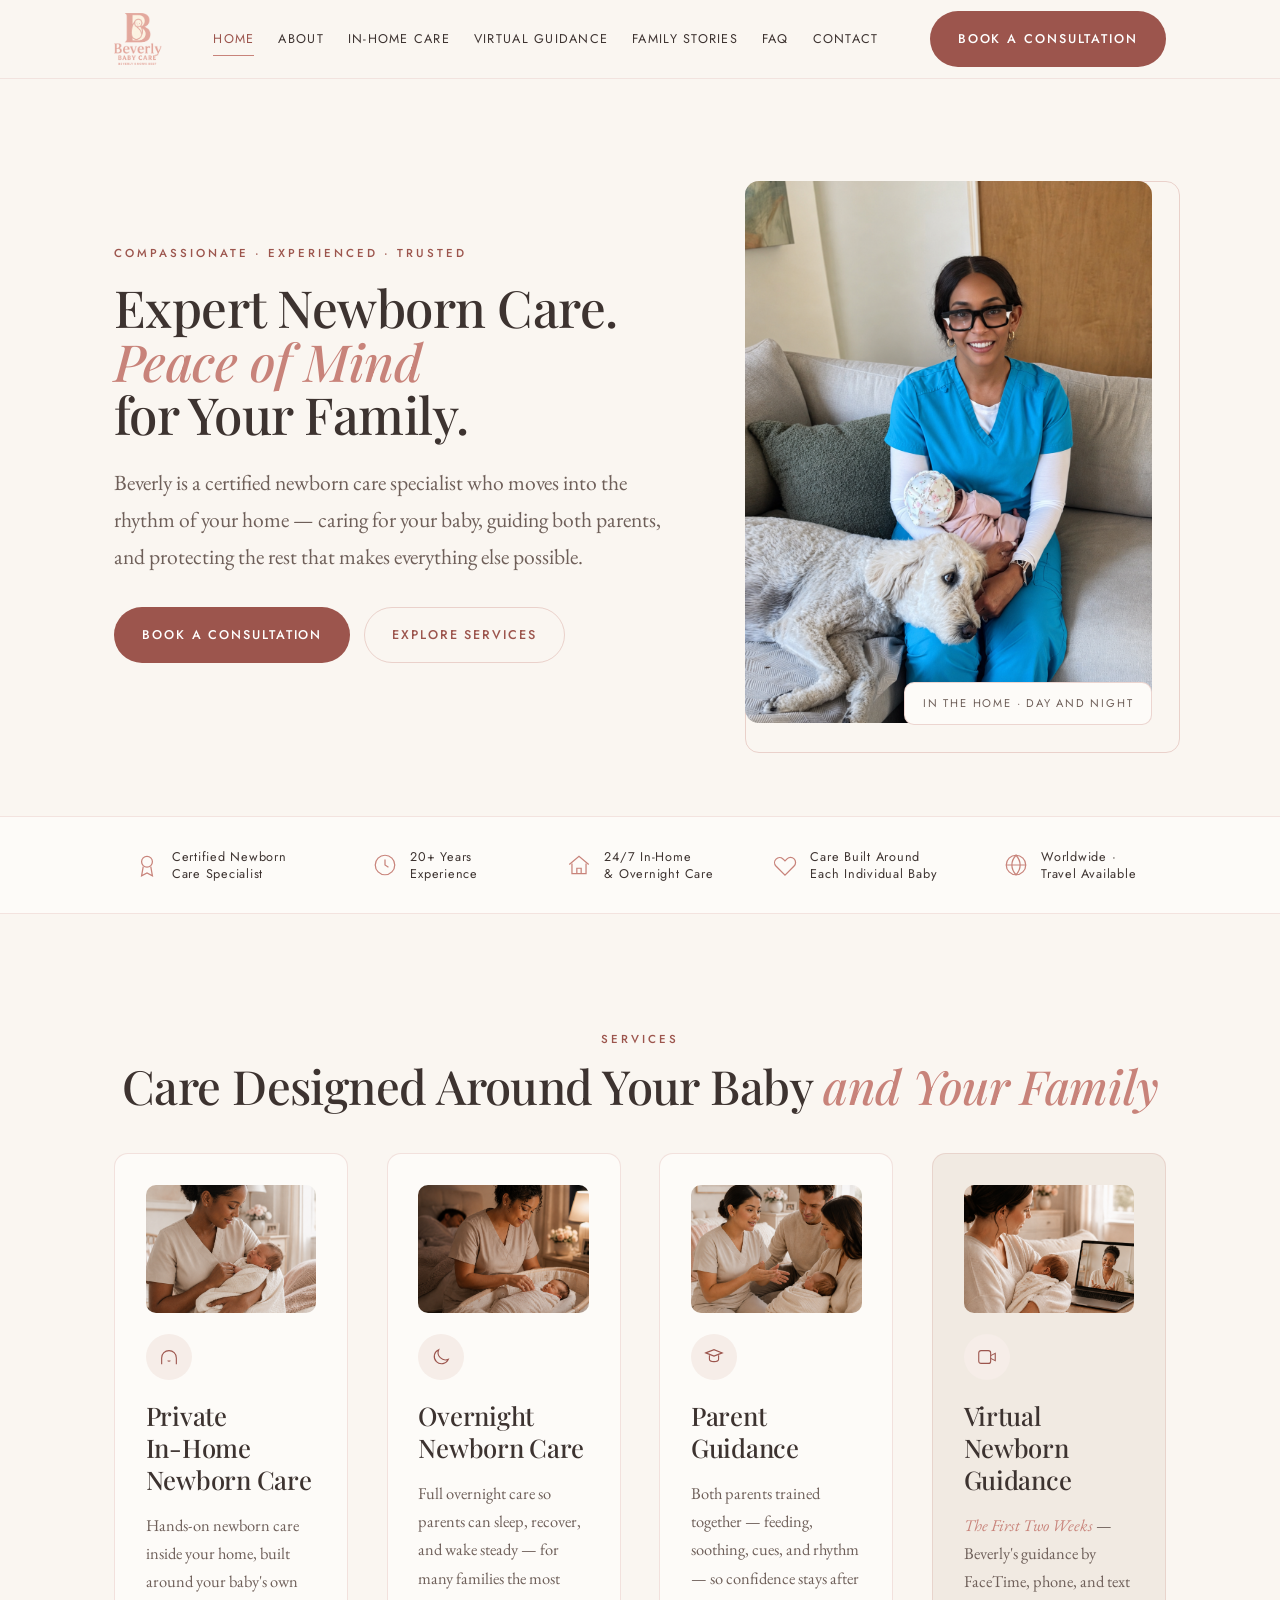
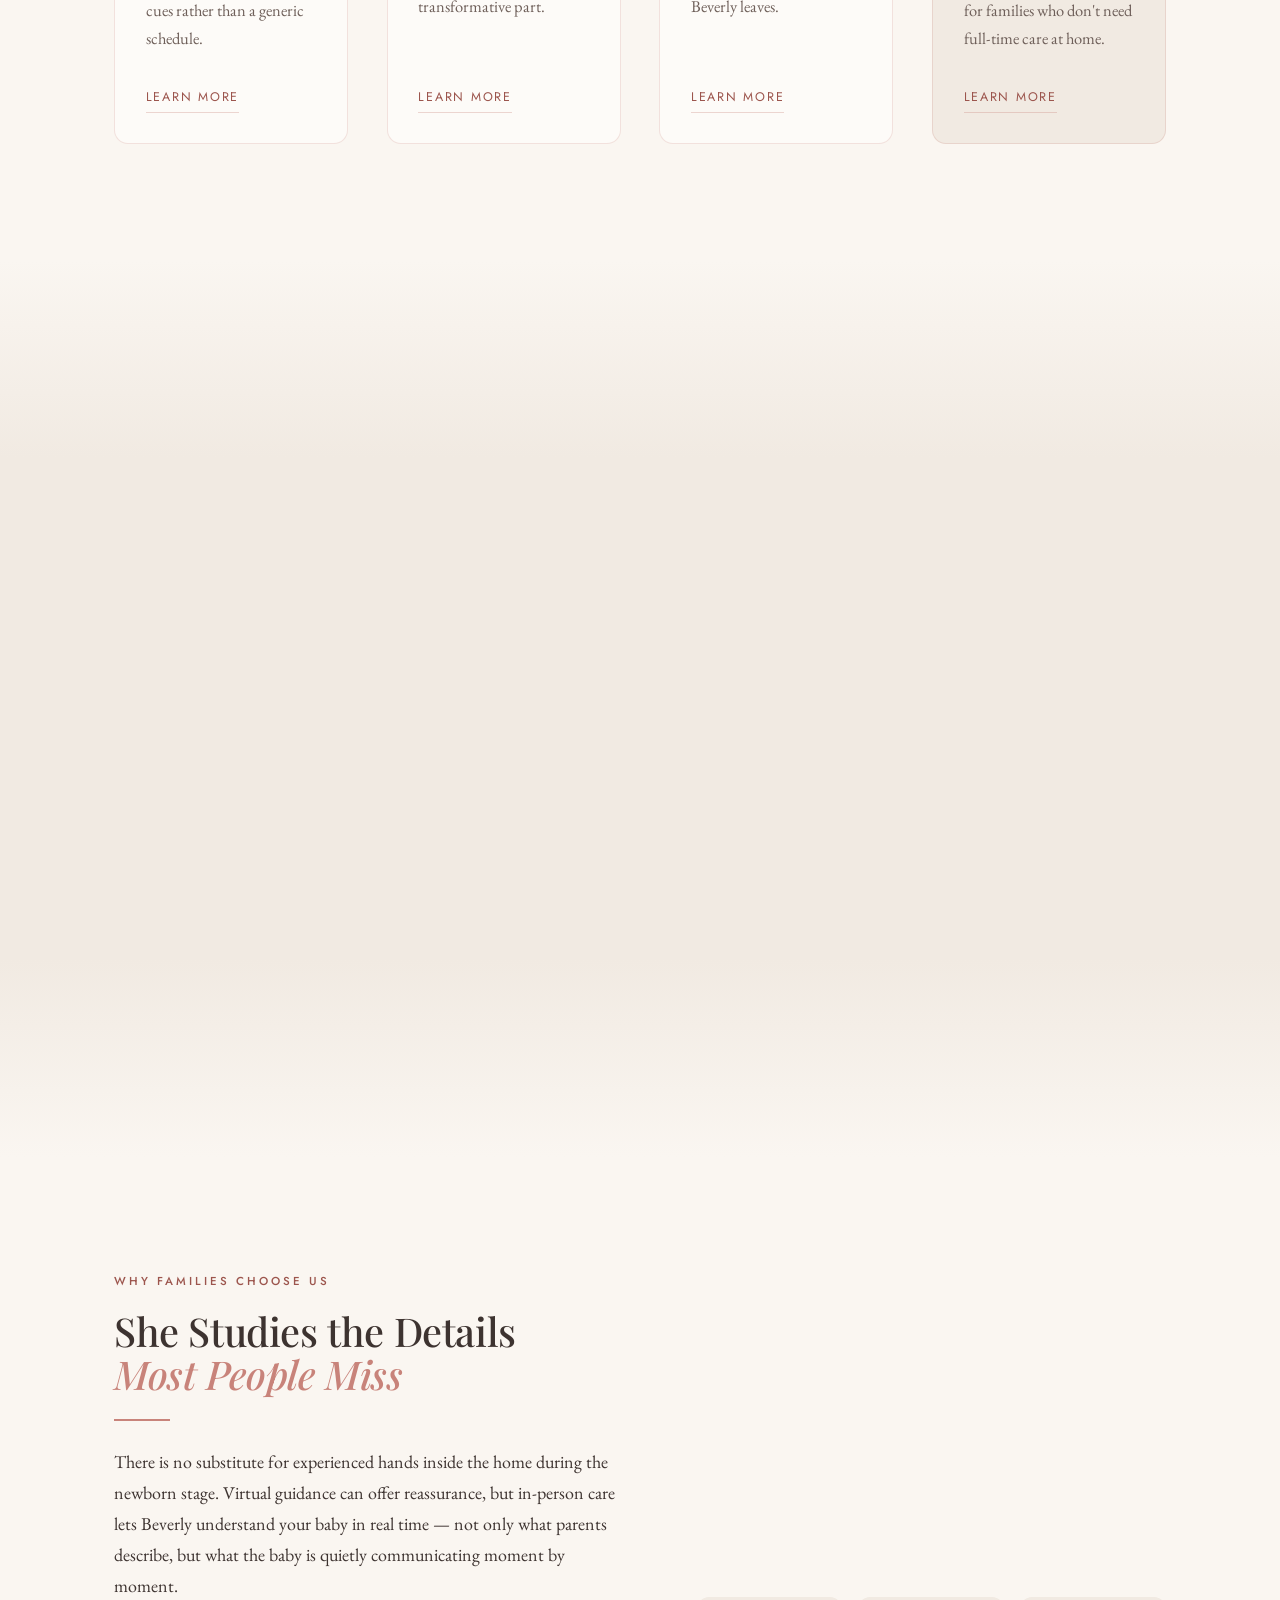
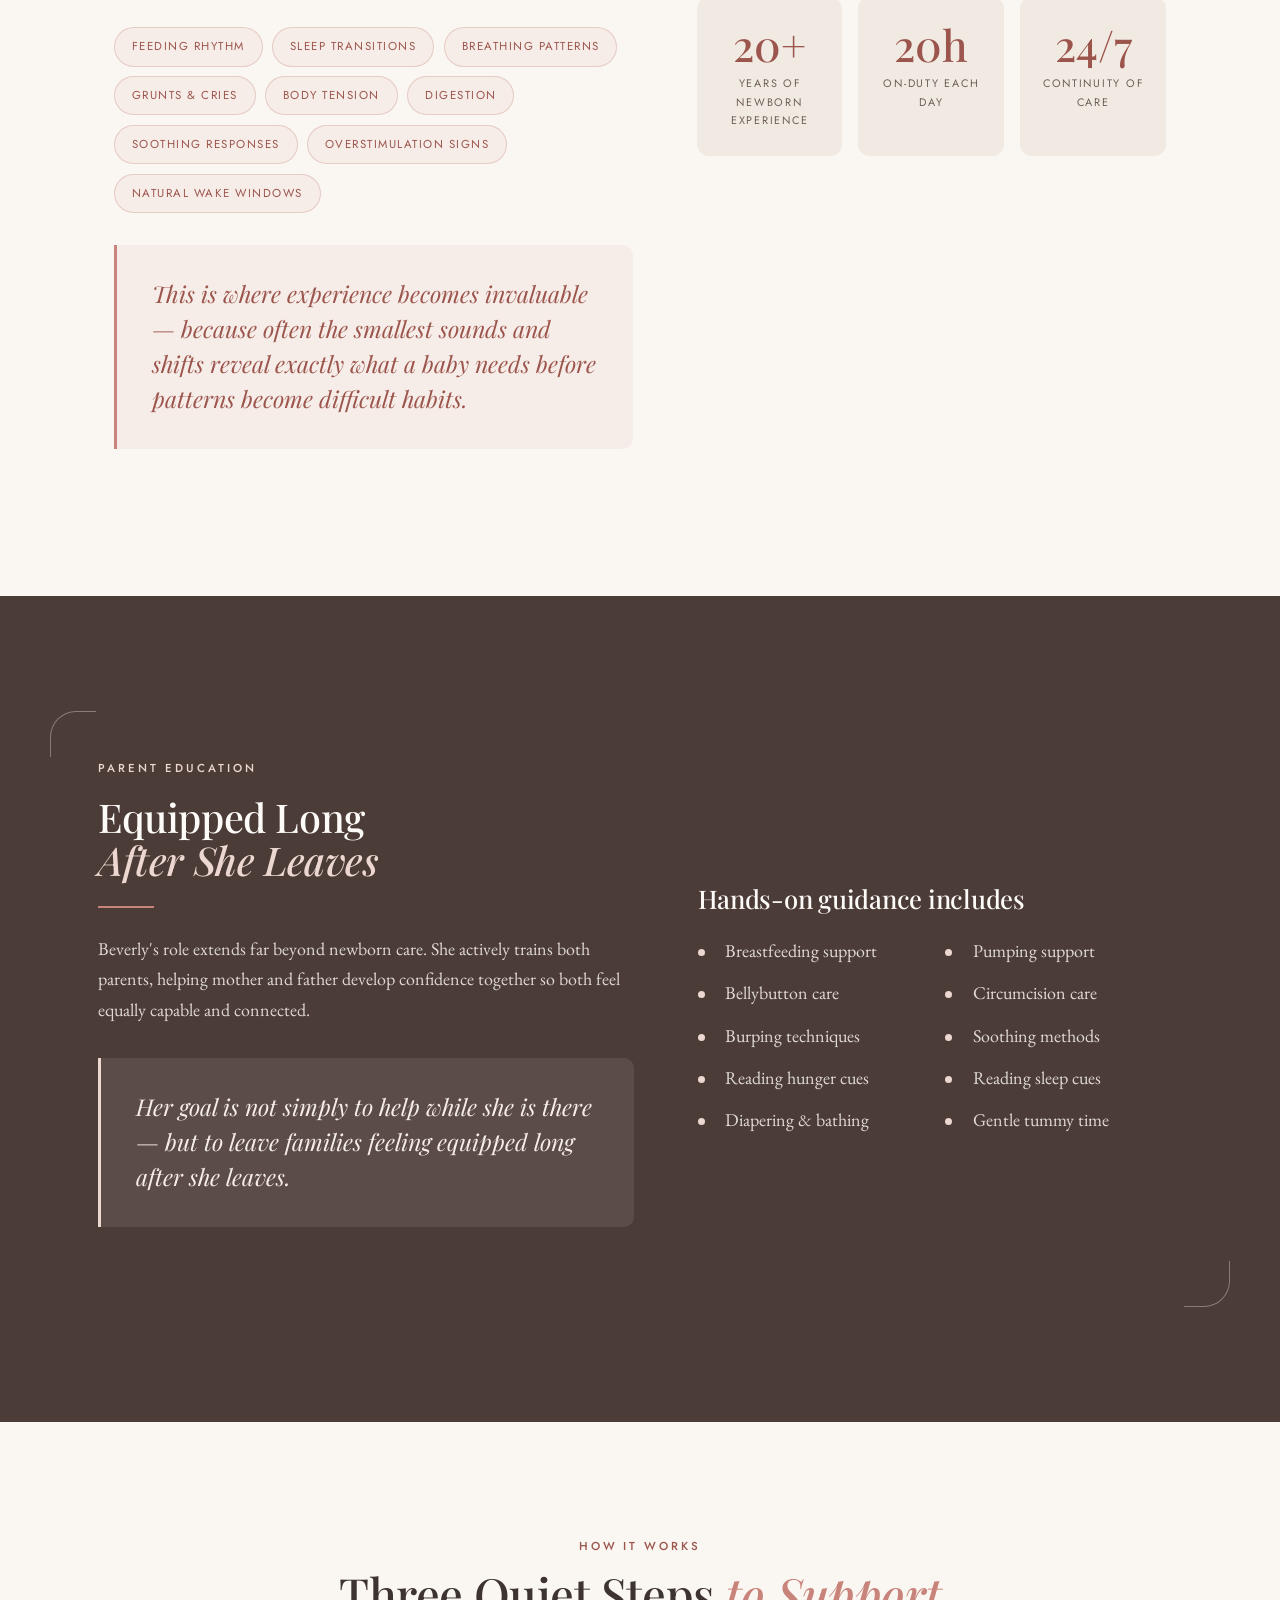
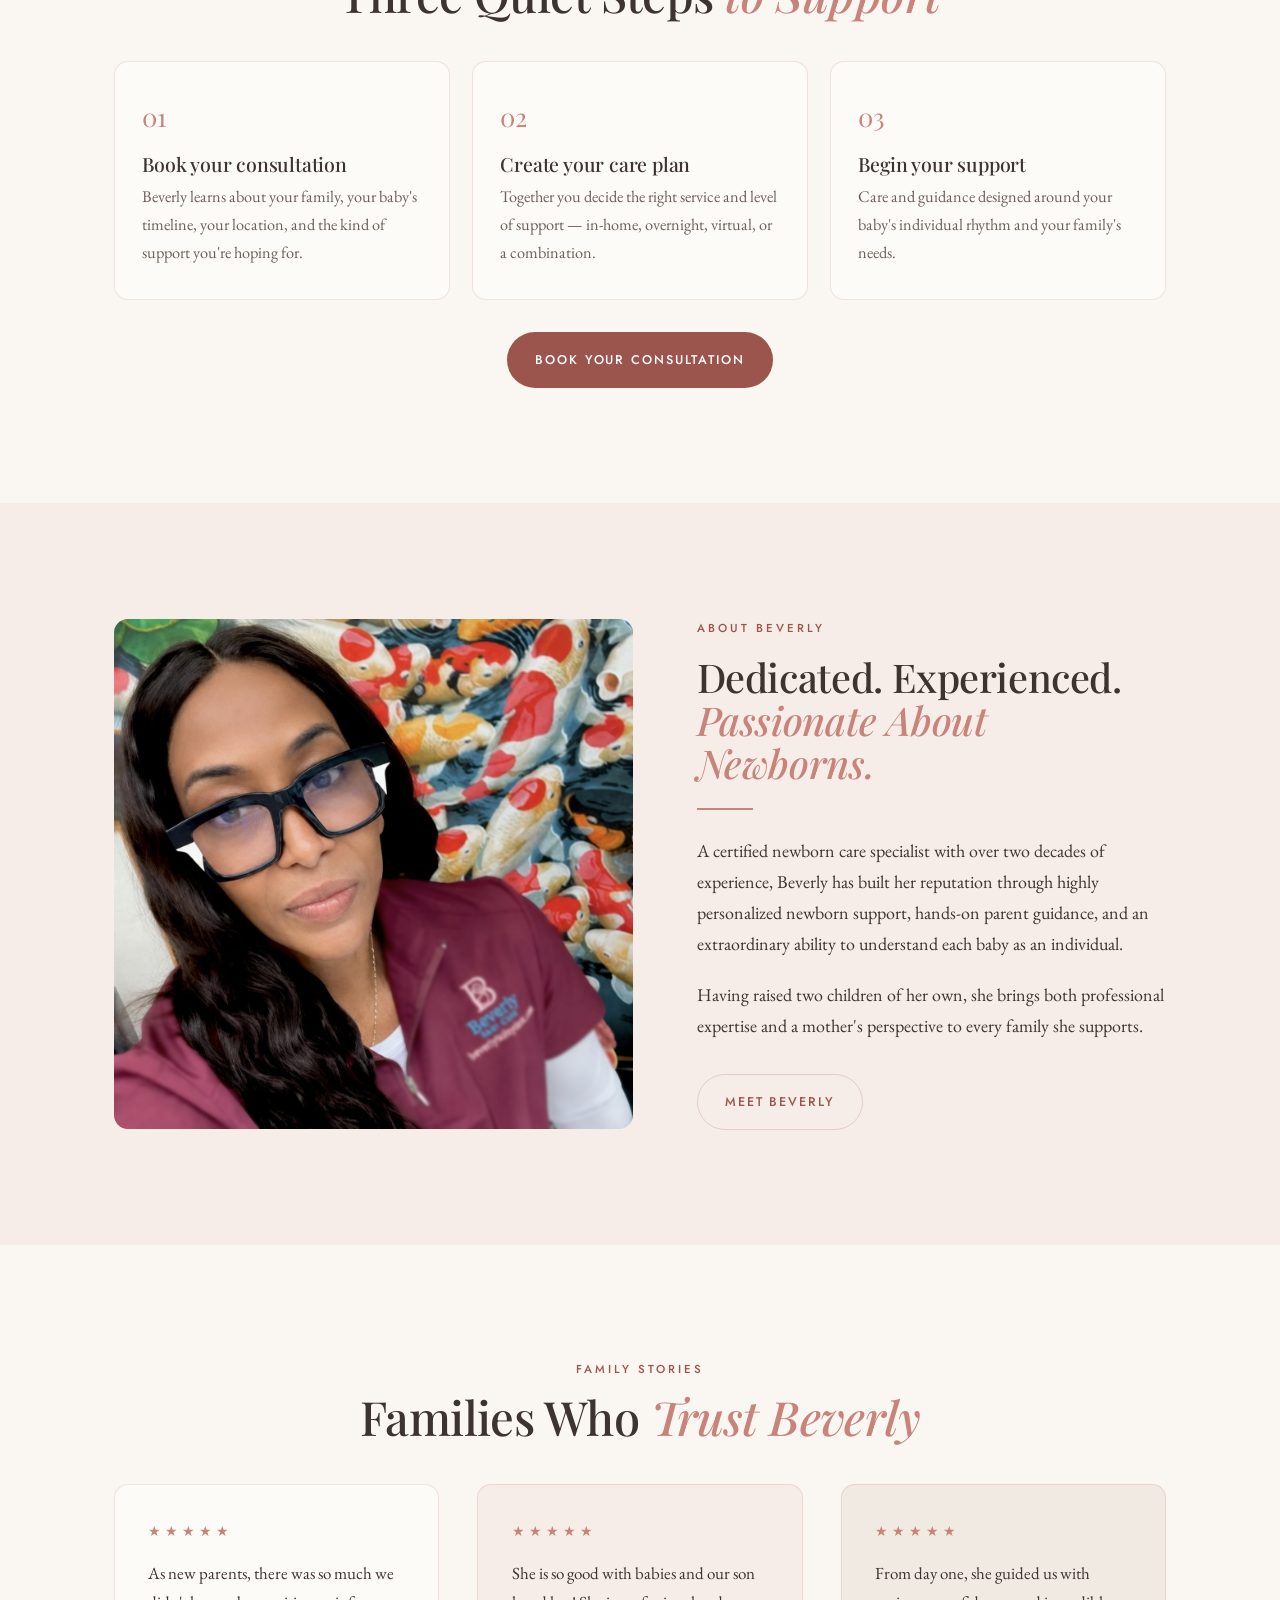
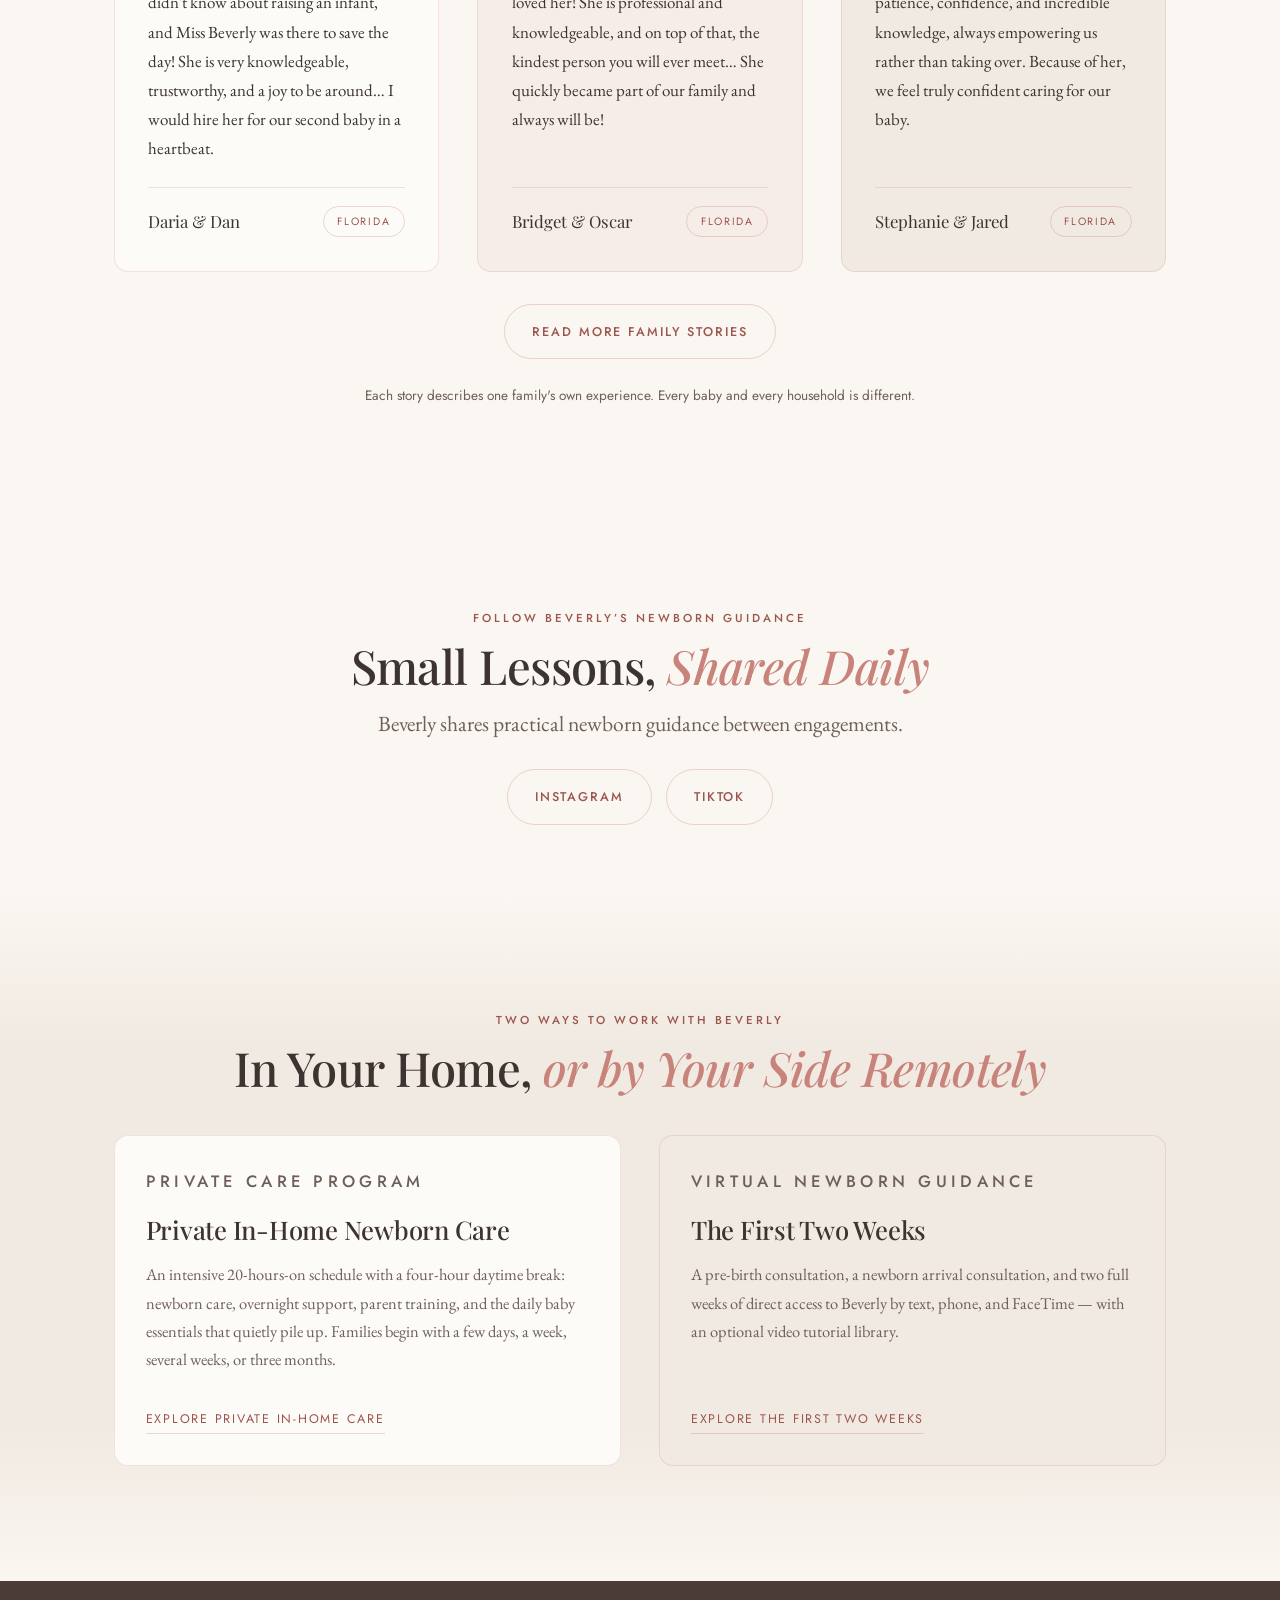
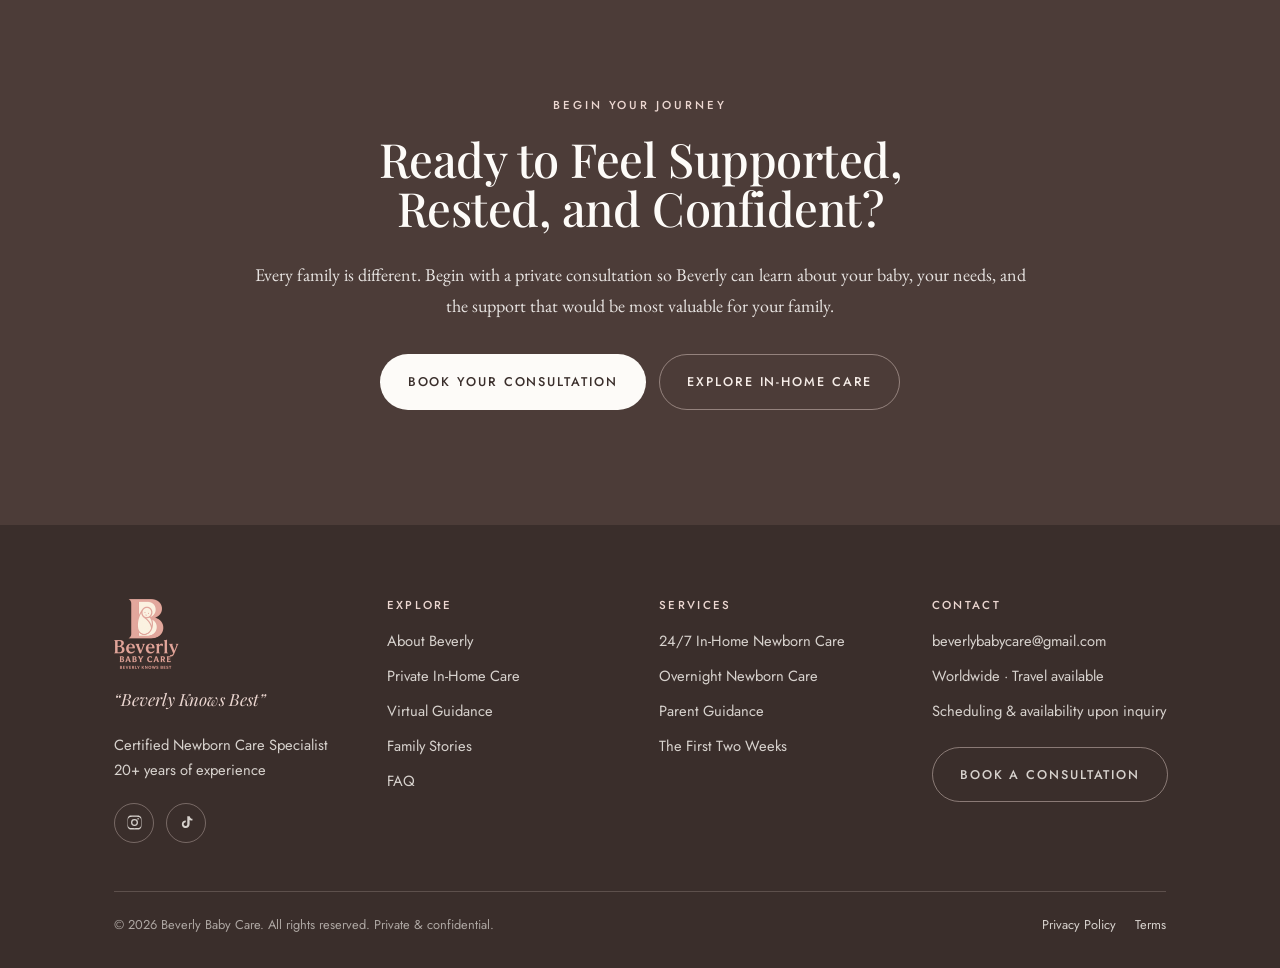
<file: index.html>
<!DOCTYPE html>
<html lang="en">
<head>
<meta charset="utf-8">
<meta name="viewport" content="width=device-width, initial-scale=1">
<title>Beverly Baby Care | Certified Newborn Care Specialist &amp; In-Home Newborn Care</title>
<meta name="description" content="Private in-home newborn care, overnight support, and hands-on parent guidance from Beverly, a certified newborn care specialist with 20+ years of experience. Book a consultation.">
<link rel="canonical" href="https://beverlybabycare.com/">
<meta property="og:type" content="website">
<meta property="og:site_name" content="Beverly Baby Care">
<meta property="og:title" content="Beverly Baby Care | Certified Newborn Care Specialist &amp; In-Home Newborn Care">
<meta property="og:description" content="Private in-home newborn care, overnight support, and hands-on parent guidance from Beverly, a certified newborn care specialist with 20+ years of experience. Book a consultation.">
<meta property="og:image" content="assets/beverly-newborn.jpg">
<meta name="twitter:card" content="summary_large_image">
<link rel="icon" href="assets/logo.png">
<link rel="preconnect" href="https://fonts.googleapis.com">
<link rel="preconnect" href="https://fonts.gstatic.com" crossorigin>
<link href="https://fonts.googleapis.com/css2?family=EB+Garamond:ital,wght@0,400;0,500;1,400&family=Jost:wght@300;400;500&family=Playfair+Display:ital,wght@0,400;0,500;1,400;1,500&display=swap" rel="stylesheet">
<link rel="stylesheet" href="css/style.css">
<script type="application/ld+json">{
  "@context":"https://schema.org",
  "@type":"ProfessionalService",
  "name":"Beverly Baby Care",
  "slogan":"Beverly Knows Best",
  "description":"Private in-home newborn care, overnight support, hands-on parent guidance and virtual newborn guidance with Beverly, a certified newborn care specialist with more than 20 years of experience.",
  "email":"beverlybabycare@gmail.com",
  "url":"https://beverlybabycare.com/",
  "areaServed":"Worldwide",
  "founder":{"@type":"Person","name":"Beverly","jobTitle":"Certified Newborn Care Specialist"},
  "sameAs":["https://www.instagram.com/beverlybabycare/","https://www.tiktok.com/@beverlybabycare26"]
}</script>
</head>
<body>
<a class="skip" href="#main">Skip to content</a>
<header class="site-header">
  <div class="wrap header-inner">
    <a class="brand" href="index.html">
      <img src="assets/logo.png" alt="Beverly Baby Care" width="520" height="520">
    </a>
    <nav class="nav" aria-label="Primary"><a href="index.html" aria-current="page">Home</a><a href="about.html">About</a><a href="in-home-care.html">In-Home Care</a><a href="virtual-guidance.html">Virtual Guidance</a><a href="testimonials.html">Family Stories</a><a href="faq.html">FAQ</a><a href="contact.html">Contact</a></nav>
    <a class="btn btn--primary header-cta" href="contact.html">Book a Consultation</a>
    <button class="menu-toggle" type="button" aria-expanded="false" aria-controls="mobile-nav" aria-label="Open menu">
      <span></span><span></span><span></span>
    </button>
  </div>
  <div class="mobile-nav" id="mobile-nav">
    <ul><li><a href="index.html" aria-current="page">Home</a></li><li><a href="about.html">About</a></li><li><a href="in-home-care.html">In-Home Care</a></li><li><a href="virtual-guidance.html">Virtual Guidance</a></li><li><a href="testimonials.html">Family Stories</a></li><li><a href="faq.html">FAQ</a></li><li><a href="contact.html">Contact</a></li></ul>
    <div class="wrap"><a class="btn btn--primary" href="contact.html">Book a Consultation</a></div>
  </div>
</header>
<main id="main">

<section class="hero">
  <div class="wrap hero__grid">
    <div class="reveal">
      <p class="eyebrow">Compassionate &middot; Experienced &middot; Trusted</p>
      <h1>Expert Newborn Care.<br><em>Peace of Mind</em><br>for Your Family.</h1>
      <p class="lede">Beverly is a certified newborn care specialist who moves into the rhythm of your home &mdash; caring for your baby, guiding both parents, and protecting the rest that makes everything else possible.</p>
      <div class="btn-row">
        <a class="btn btn--primary" href="contact.html">Book a Consultation</a>
        <a class="btn btn--ghost" href="#services">Explore Services</a>
      </div>
    </div>
    <div class="hero__media reveal">
      <picture>
        <source type="image/webp" srcset="assets/beverly-newborn-sm.webp 700w, assets/beverly-newborn.webp 1100w" sizes="(min-width:920px) 46vw, 92vw">
        <picture><source type="image/webp" srcset="assets/beverly-newborn-sm.webp 700w, assets/beverly-newborn.webp 1100w" sizes="(min-width:920px) 46vw, 92vw"><img src="assets/beverly-newborn.jpg"
           srcset="assets/beverly-newborn-sm.jpg 700w, assets/beverly-newborn.jpg 1100w"
           sizes="(min-width:920px) 46vw, 92vw"
           alt="Beverly holding a swaddled newborn in a family's living room" width="1100" height="1673" fetchpriority="high"></picture>
      </picture>
      <p class="hero__caption">In the home &middot; day and night</p>
    </div>
  </div>
</section>

<section class="trust">
  <div class="wrap">
    <ul>
      <li><svg viewBox="0 0 24 24" aria-hidden="true"><circle cx="12" cy="9" r="5"/><path d="M8.5 13.5 7 22l5-2.6L17 22l-1.5-8.5"/></svg><span>Certified Newborn<br>Care Specialist</span></li>
      <li><svg viewBox="0 0 24 24" aria-hidden="true"><circle cx="12" cy="12" r="9"/><path d="M12 7v5l3.2 2"/></svg><span>20+ Years<br>Experience</span></li>
      <li><svg viewBox="0 0 24 24" aria-hidden="true"><path d="M3 11.5 12 4l9 7.5"/><path d="M5.5 10.5V20h13v-9.5"/><path d="M10 20v-5h4v5"/></svg><span>24/7 In-Home<br>&amp; Overnight Care</span></li>
      <li><svg viewBox="0 0 24 24" aria-hidden="true"><path d="M20.4 6.4a4.6 4.6 0 0 0-6.5 0L12 8.3l-1.9-1.9a4.6 4.6 0 0 0-6.5 6.5l8.4 8.4 8.4-8.4a4.6 4.6 0 0 0 0-6.5Z"/></svg><span>Care Built Around<br>Each Individual Baby</span></li>
      <li><svg viewBox="0 0 24 24" aria-hidden="true"><circle cx="12" cy="12" r="9"/><path d="M3 12h18M12 3c2.5 2.7 3.8 5.8 3.8 9S14.5 18.3 12 21c-2.5-2.7-3.8-5.8-3.8-9S9.5 5.7 12 3Z"/></svg><span>Worldwide &middot;<br>Travel Available</span></li>
    </ul>
  </div>
</section>

<section class="section" id="services">
  <div class="wrap">
    <div class="section-head section-head--wide reveal">
      <p class="eyebrow">Services</p>
      <h2>Care Designed Around Your Baby <em>and Your Family</em></h2>
    </div>

    <div class="grid cols-4 reveal">

      <!-- Private In-Home Newborn Care -->
      <article class="card">
        <img
          class="card__img"
          src="assets/in_home.webp"
          alt="Newborn care specialist holding and caring for a baby in the family's home"
          loading="lazy"
        >

        <div class="card__mark">
          <svg viewBox="0 0 24 24" aria-hidden="true">
            <path d="M4 20v-7a8 8 0 0 1 16 0v7"/>
            <path d="M9 12h.01M15 12h.01M10.5 16c1 .8 2 .8 3 0"/>
          </svg>
        </div>

        <h3>Private In-Home Newborn Care</h3>

        <p>
          Hands-on newborn care inside your home, built around your baby's
          own cues rather than a generic schedule.
        </p>

        <a class="textlink" href="in-home-care.html">Learn more</a>
      </article>


      <!-- Overnight Newborn Care -->
      <article class="card">
        <img
          class="card__img"
          src="assets/overnight.webp"
          alt="Newborn care specialist caring for a sleeping baby overnight"
          loading="lazy"
        >

        <div class="card__mark">
          <svg viewBox="0 0 24 24" aria-hidden="true">
            <path d="M20 14.5A8 8 0 0 1 9.5 4a8 8 0 1 0 10.5 10.5Z"/>
          </svg>
        </div>

        <h3>Overnight Newborn Care</h3>

        <p>
          Full overnight care so parents can sleep, recover, and wake steady
          &mdash; for many families the most transformative part.
        </p>

        <a class="textlink" href="in-home-care.html#overnight">Learn more</a>
      </article>


      <!-- Parent Guidance -->
      <article class="card">
        <img
          class="card__img"
          src="assets/parent_guidance.webp"
          alt="Newborn care specialist guiding parents as they care for their baby"
          loading="lazy"
        >

        <div class="card__mark">
          <svg viewBox="0 0 24 24" aria-hidden="true">
            <path d="M3 7.5 12 4l9 3.5-9 3.5-9-3.5Z"/>
            <path d="M7 10v4.5c0 1.4 2.2 2.5 5 2.5s5-1.1 5-2.5V10"/>
          </svg>
        </div>

        <h3>Parent Guidance</h3>

        <p>
          Both parents trained together &mdash; feeding, soothing, cues,
          and rhythm &mdash; so confidence stays after Beverly leaves.
        </p>

        <a class="textlink" href="in-home-care.html#guidance">Learn more</a>
      </article>


      <!-- Virtual Newborn Guidance -->
      <article class="card card--taupe">
        <img
          class="card__img"
          src="assets/virtual_guidance.webp"
          alt="Mother holding her newborn while receiving virtual newborn guidance"
          loading="lazy"
        >

        <div class="card__mark">
          <svg viewBox="0 0 24 24" aria-hidden="true">
            <rect x="3" y="5" width="13" height="14" rx="2.5"/>
            <path d="M16 10.5 21 8v8l-5-2.5"/>
          </svg>
        </div>

        <h3>Virtual Newborn Guidance</h3>

        <p>
          <em>The First Two Weeks</em> &mdash; Beverly's guidance by FaceTime,
          phone, and text for families who don't need full-time care at home.
        </p>

        <a class="textlink" href="virtual-guidance.html">Learn more</a>
      </article>

    </div>
  </div>
</section>

<section class="section section--taupe">
  <div class="wrap split">
    <div class="reveal">
      <p class="eyebrow">Our philosophy</p>
      <h2>Your Baby Is <em>an Individual.</em></h2>
      <hr class="rule">
      <p>Not another baby's schedule. Not a textbook timeline. Not a generalized online method.</p>
      <p>From the very beginning, your baby arrives with their own DNA, temperament, cues, and natural rhythm &mdash; and understanding that individuality early is what changes everything. Beverly's work begins with helping parents recognize and trust those signals, while gently creating healthy foundations that support both baby and parents from the very start.</p>
      <div class="quote"><p>&ldquo;True newborn guidance is not about controlling a baby &mdash; it is about understanding a baby deeply enough to guide them well.&rdquo;</p></div>
    </div>
    <div class="reveal">
      <div class="card" style="background:var(--bbc-cream)">
        <p class="eyebrow">When parents are supported</p>
        <h3 style="margin-bottom:1.2rem">The whole home shifts.</h3>
        <ul class="ticks ticks--2">
          <li>More sleep</li><li>More clarity</li><li>More patience</li>
          <li>More confidence</li><li>More emotional presence</li>
        </ul>
        <p style="margin-top:1.6rem">What often feels overwhelming becomes manageable. What feels uncertain becomes clear. And what feels exhausting becomes sustainable.</p>
        <p class="italic" style="font-family:var(--display);font-size:1.2rem;margin:0">A healthier, more rested parent is a better parent.</p>
      </div>
    </div>
  </div>
</section>

<section class="section">
  <div class="wrap">
    <div class="split split--reverse">
      <div class="reveal">
        <p class="eyebrow">Why families choose us</p>
        <h2>She Studies the Details <em>Most People Miss</em></h2>
        <hr class="rule">
        <p>There is no substitute for experienced hands inside the home during the newborn stage. Virtual guidance can offer reassurance, but in-person care lets Beverly understand your baby in real time &mdash; not only what parents describe, but what the baby is quietly communicating moment by moment.</p>
        <ul class="pills">
          <li>Feeding rhythm</li><li>Sleep transitions</li><li>Breathing patterns</li>
          <li>Grunts &amp; cries</li><li>Body tension</li><li>Digestion</li>
          <li>Soothing responses</li><li>Overstimulation signs</li><li>Natural wake windows</li>
        </ul>
        <div class="quote"><p>This is where experience becomes invaluable &mdash; because often the smallest sounds and shifts reveal exactly what a baby needs before patterns become difficult habits.</p></div>
      </div>
      <div class="split__media reveal">
        <ul class="stats" style="margin:0">
          <li><b>20+</b><span>Years of newborn experience</span></li>
          <li><b>20h</b><span>On-duty each day</span></li>
          <li><b>24/7</b><span>Continuity of care</span></li>
        </ul>
      </div>
    </div>
  </div>
</section>

<section class="section section--cocoa" id="guidance-home">
  <div class="wrap framed framed--dark" style="padding:clamp(1.6rem,4vw,3rem)">
    <div class="split">
      <div class="reveal">
        <p class="eyebrow">Parent education</p>
        <h2>Equipped Long <em>After She Leaves</em></h2>
        <hr class="rule">
        <p>Beverly's role extends far beyond newborn care. She actively trains both parents, helping mother and father develop confidence together so both feel equally capable and connected.</p>
        <div class="quote quote--cocoa"><p>Her goal is not simply to help while she is there &mdash; but to leave families feeling equipped long after she leaves.</p></div>
      </div>
      <div class="reveal">
        <h3>Hands-on guidance includes</h3>
        <ul class="ticks ticks--2">
          <li>Breastfeeding support</li><li>Pumping support</li>
          <li>Bellybutton care</li><li>Circumcision care</li>
          <li>Burping techniques</li><li>Soothing methods</li>
          <li>Reading hunger cues</li><li>Reading sleep cues</li>
          <li>Diapering &amp; bathing</li><li>Gentle tummy time</li>
        </ul>
      </div>
    </div>
  </div>
</section>

<section class="section">
  <div class="wrap">
    <div class="section-head reveal">
      <p class="eyebrow">How it works</p>
      <h2>Three Quiet Steps <em>to Support</em></h2>
    </div>
    <ol class="steps reveal">
      <li><h3>Book your consultation</h3><p>Beverly learns about your family, your baby's timeline, your location, and the kind of support you're hoping for.</p></li>
      <li><h3>Create your care plan</h3><p>Together you decide the right service and level of support &mdash; in-home, overnight, virtual, or a combination.</p></li>
      <li><h3>Begin your support</h3><p>Care and guidance designed around your baby's individual rhythm and your family's needs.</p></li>
    </ol>
    <div class="center"><div class="btn-row" style="justify-content:center"><a class="btn btn--primary" href="contact.html">Book Your Consultation</a></div></div>
  </div>
</section>

<section class="section section--blush">
  <div class="wrap split">
    <div class="split__media reveal">
      <picture><source type="image/webp" srcset="assets/beverly-portrait.webp"><img src="assets/beverly-portrait.jpg" alt="Beverly, certified newborn care specialist and founder of Beverly Baby Care" width="546" height="538" loading="lazy" style="border-radius:14px"></picture>
    </div>
    <div class="reveal">
      <p class="eyebrow">About Beverly</p>
      <h2>Dedicated. Experienced.<br><em>Passionate About Newborns.</em></h2>
      <hr class="rule">
      <p>A certified newborn care specialist with over two decades of experience, Beverly has built her reputation through highly personalized newborn support, hands-on parent guidance, and an extraordinary ability to understand each baby as an individual.</p>
      <p>Having raised two children of her own, she brings both professional expertise and a mother's perspective to every family she supports.</p>
      <div class="btn-row"><a class="btn btn--ghost" href="about.html">Meet Beverly</a></div>
    </div>
  </div>
</section>

<section class="section">
  <div class="wrap">
    <div class="section-head reveal">
      <p class="eyebrow">Family stories</p>
      <h2>Families Who <em>Trust Beverly</em></h2>
    </div>
    <div class="grid cols-3 reveal">
      <article class="testimonial">
        <p class="stars" aria-label="Five out of five stars">&#9733;&#9733;&#9733;&#9733;&#9733;</p>
        <blockquote>As new parents, there was so much we didn't know about raising an infant, and Miss Beverly was there to save the day! She is very knowledgeable, trustworthy, and a joy to be around&hellip; I would hire her for our second baby in a heartbeat.</blockquote>
        <footer><span class="name">Daria &amp; Dan</span><span class="place">Florida</span></footer>
      </article>
      <article class="testimonial testimonial--blush">
        <p class="stars" aria-label="Five out of five stars">&#9733;&#9733;&#9733;&#9733;&#9733;</p>
        <blockquote>She is so good with babies and our son loved her! She is professional and knowledgeable, and on top of that, the kindest person you will ever meet&hellip; She quickly became part of our family and always will be!</blockquote>
        <footer><span class="name">Bridget &amp; Oscar</span><span class="place">Florida</span></footer>
      </article>
      <article class="testimonial testimonial--taupe">
        <p class="stars" aria-label="Five out of five stars">&#9733;&#9733;&#9733;&#9733;&#9733;</p>
        <blockquote>From day one, she guided us with patience, confidence, and incredible knowledge, always empowering us rather than taking over. Because of her, we feel truly confident caring for our baby.</blockquote>
        <footer><span class="name">Stephanie &amp; Jared</span><span class="place">Florida</span></footer>
      </article>
    </div>
    <div class="center"><div class="btn-row" style="justify-content:center"><a class="btn btn--ghost" href="testimonials.html">Read More Family Stories</a></div></div>
    <p class="small center" style="margin-top:1.6rem">Each story describes one family's own experience. Every baby and every household is different.</p>
  </div>
</section>


<section class="section section--tight reveal">
  <div class="wrap">
    <div class="section-head">
    <p class="eyebrow">Follow Beverly&rsquo;s newborn guidance</p>
    <h2>Small Lessons, <em>Shared Daily</em></h2>
    <p class="lede">Beverly shares practical newborn guidance between engagements.</p>
    <div class="btn-row">
      <a class="btn btn--ghost" href="https://www.instagram.com/beverlybabycare/" rel="noopener" target="_blank">Instagram</a>
      <a class="btn btn--ghost" href="https://www.tiktok.com/@beverlybabycare26" rel="noopener" target="_blank">TikTok</a>
    </div>
    </div>
  </div>
</section>
<section class="section section--taupe">
  <div class="wrap">
    <div class="section-head section-head--wide reveal">
      <p class="eyebrow">Two ways to work with Beverly</p>
      <h2>In Your Home, <em>or by Your Side Remotely</em></h2>
    </div>
    <div class="grid cols-2 reveal">
      <article class="card">
        <p class="eyebrow">Private care program</p>
        <h3>Private In-Home Newborn Care</h3>
        <p>An intensive 20-hours-on schedule with a four-hour daytime break: newborn care, overnight support, parent training, and the daily baby essentials that quietly pile up. Families begin with a few days, a week, several weeks, or three months.</p>
        <a class="textlink" href="in-home-care.html">Explore private in-home care</a>
      </article>
      <article class="card card--taupe">
        <p class="eyebrow">Virtual newborn guidance</p>
        <h3>The First Two Weeks</h3>
        <p>A pre-birth consultation, a newborn arrival consultation, and two full weeks of direct access to Beverly by text, phone, and FaceTime &mdash; with an optional video tutorial library.</p>
        <a class="textlink" href="virtual-guidance.html">Explore The First Two Weeks</a>
      </article>
    </div>
  </div>
</section>

<section class="section cta-band  reveal">
  <div class="wrap">
    <p class="eyebrow">Begin your journey</p>
    <h2>Ready to Feel Supported,<br>Rested, and Confident?</h2>
    <p>Every family is different. Begin with a private consultation so Beverly can learn about your baby, your needs, and the support that would be most valuable for your family.</p>
    <div class="btn-row"><a class="btn btn--cream" href="contact.html">Book Your Consultation</a><a class="btn btn--onDark" href="in-home-care.html">Explore In-Home Care</a></div>
  </div>
</section>

</main>
<footer class="site-footer">
  <div class="wrap">
    <div class="footer-grid">
      <div>
        <img class="mark" src="assets/logo.png" alt="Beverly Baby Care" width="520" height="520">
        <p class="tagline">&ldquo;Beverly Knows Best&rdquo;</p>
        <p>Certified Newborn Care Specialist<br>20+ years of experience</p>
        <div class="socials">
          <a href="https://www.instagram.com/beverlybabycare/" aria-label="Beverly Baby Care on Instagram" rel="noopener" target="_blank">
            <svg viewBox="0 0 24 24" aria-hidden="true"><path d="M12 2.2c3.2 0 3.6 0 4.9.07 1.2.05 1.8.25 2.2.42.6.22 1 .48 1.4.9.4.4.7.8.9 1.4.2.4.4 1 .4 2.2.1 1.3.1 1.7.1 4.9s0 3.6-.1 4.9c0 1.2-.2 1.8-.4 2.2a3.8 3.8 0 0 1-.9 1.4c-.4.4-.8.7-1.4.9-.4.2-1 .4-2.2.4-1.3.1-1.7.1-4.9.1s-3.6 0-4.9-.1c-1.2 0-1.8-.2-2.2-.4a3.8 3.8 0 0 1-1.4-.9 3.8 3.8 0 0 1-.9-1.4c-.2-.4-.4-1-.4-2.2C2.2 15.6 2.2 15.2 2.2 12s0-3.6.1-4.9c0-1.2.2-1.8.4-2.2.2-.6.5-1 .9-1.4.4-.4.8-.7 1.4-.9.4-.2 1-.4 2.2-.4C8.4 2.2 8.8 2.2 12 2.2Zm0 1.8c-3.1 0-3.5 0-4.7.07-1.1.05-1.7.24-2.1.4-.5.2-.9.44-1.2.78-.3.34-.6.7-.8 1.2-.2.4-.3 1-.4 2.1C2.7 9.7 2.7 10.1 2.7 12s0 2.3.1 3.4c.1 1.1.2 1.7.4 2.1.2.5.5.9.8 1.2.3.3.7.6 1.2.8.4.2 1 .3 2.1.4 1.2.06 1.6.07 4.7.07s3.5 0 4.7-.07c1.1-.1 1.7-.2 2.1-.4a3 3 0 0 0 1.2-.8c.3-.3.6-.7.8-1.2.2-.4.3-1 .4-2.1.06-1.1.07-1.5.07-3.4s0-2.3-.07-3.4c-.1-1.1-.2-1.7-.4-2.1a3 3 0 0 0-.8-1.2 3 3 0 0 0-1.2-.8c-.4-.2-1-.3-2.1-.4C15.5 4 15.1 4 12 4Zm0 3.1a4.9 4.9 0 1 1 0 9.8 4.9 4.9 0 0 1 0-9.8Zm0 1.8a3.1 3.1 0 1 0 0 6.2 3.1 3.1 0 0 0 0-6.2Zm5.1-.9a1.1 1.1 0 1 1 0-2.3 1.1 1.1 0 0 1 0 2.3Z"/></svg>
          </a>
          <a href="https://www.tiktok.com/@beverlybabycare26" aria-label="Beverly Baby Care on TikTok" rel="noopener" target="_blank">
            <svg viewBox="0 0 24 24" aria-hidden="true"><path d="M16.5 3c.4 2.1 1.7 3.6 3.9 3.8v2.5c-1.4.1-2.7-.3-4-1v5.9c0 4.6-4.4 6.9-8 5.1-2.4-1.2-3.4-3.9-2.8-6.3.6-2.3 2.7-3.9 5.4-3.8v2.6c-.4.1-.8.1-1.2.3-1.2.4-1.9 1.5-1.7 2.8.2 1.2 1.2 2 2.5 2 1.4 0 2.5-1 2.5-2.5V3h3.4Z"/></svg>
          </a>
        </div>
      </div>
      <div>
        <h4>Explore</h4>
        <ul>
          <li><a href="about.html">About Beverly</a></li>
          <li><a href="in-home-care.html">Private In-Home Care</a></li>
          <li><a href="virtual-guidance.html">Virtual Guidance</a></li>
          <li><a href="testimonials.html">Family Stories</a></li>
          <li><a href="faq.html">FAQ</a></li>
        </ul>
      </div>
      <div>
        <h4>Services</h4>
        <ul>
          <li><a href="in-home-care.html">24/7 In-Home Newborn Care</a></li>
          <li><a href="in-home-care.html#overnight">Overnight Newborn Care</a></li>
          <li><a href="in-home-care.html#guidance">Parent Guidance</a></li>
          <li><a href="virtual-guidance.html">The First Two Weeks</a></li>
        </ul>
      </div>
      <div>
        <h4>Contact</h4>
        <ul>
          <li><a href="mailto:beverlybabycare@gmail.com">beverlybabycare@gmail.com</a></li>
          <li>Worldwide &middot; Travel available</li>
          <li>Scheduling &amp; availability upon inquiry</li>
        </ul>
        <a class="btn btn--onDark" href="contact.html" style="margin-top:1.4rem">Book a Consultation</a>
      </div>
    </div>
    <div class="footer-bottom">
      <p style="margin:0">&copy; 2026 Beverly Baby Care. All rights reserved. Private &amp; confidential.</p>
      <ul><li><a href="privacy.html">Privacy Policy</a></li><li><a href="terms.html">Terms</a></li></ul>
    </div>
  </div>
</footer>
<div class="mobile-cta"><a class="btn btn--primary" href="contact.html">Book a Consultation</a></div>
<script src="js/site.js" defer></script>
</body>
</html>
</file>
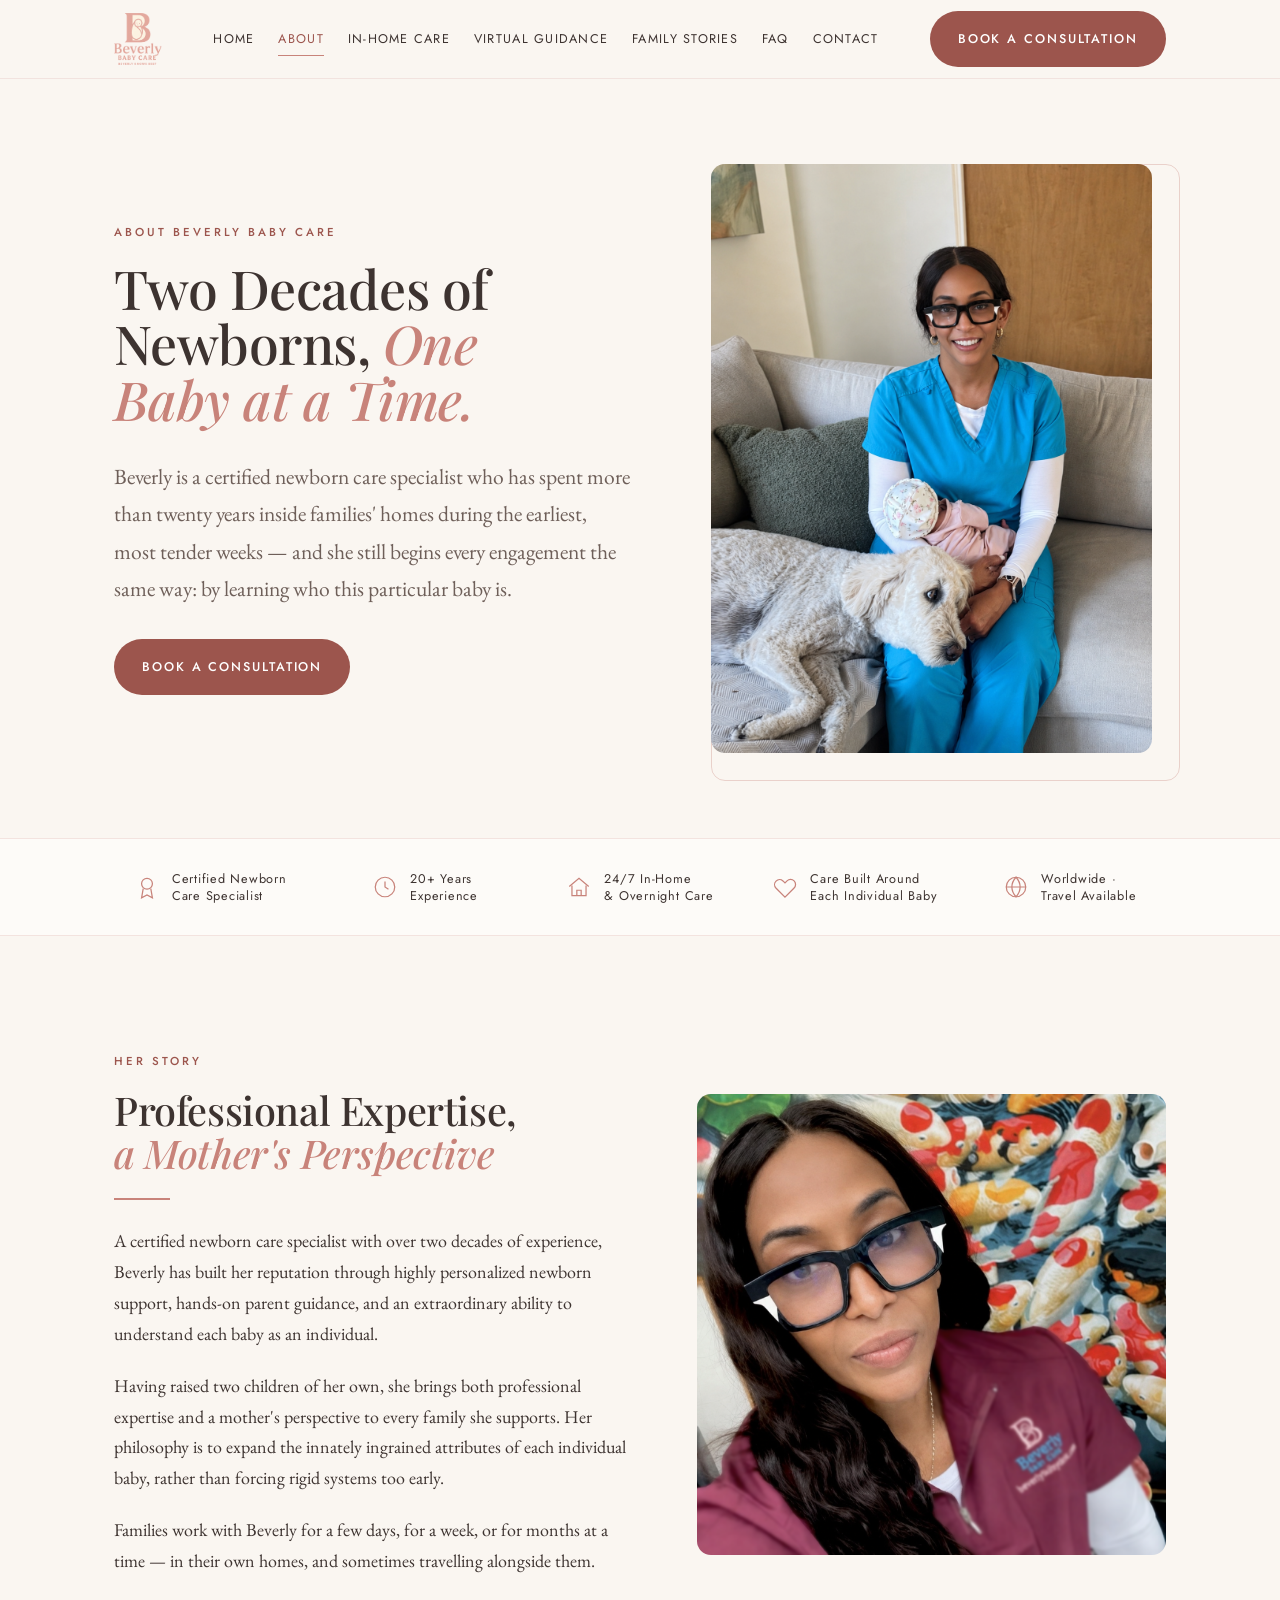
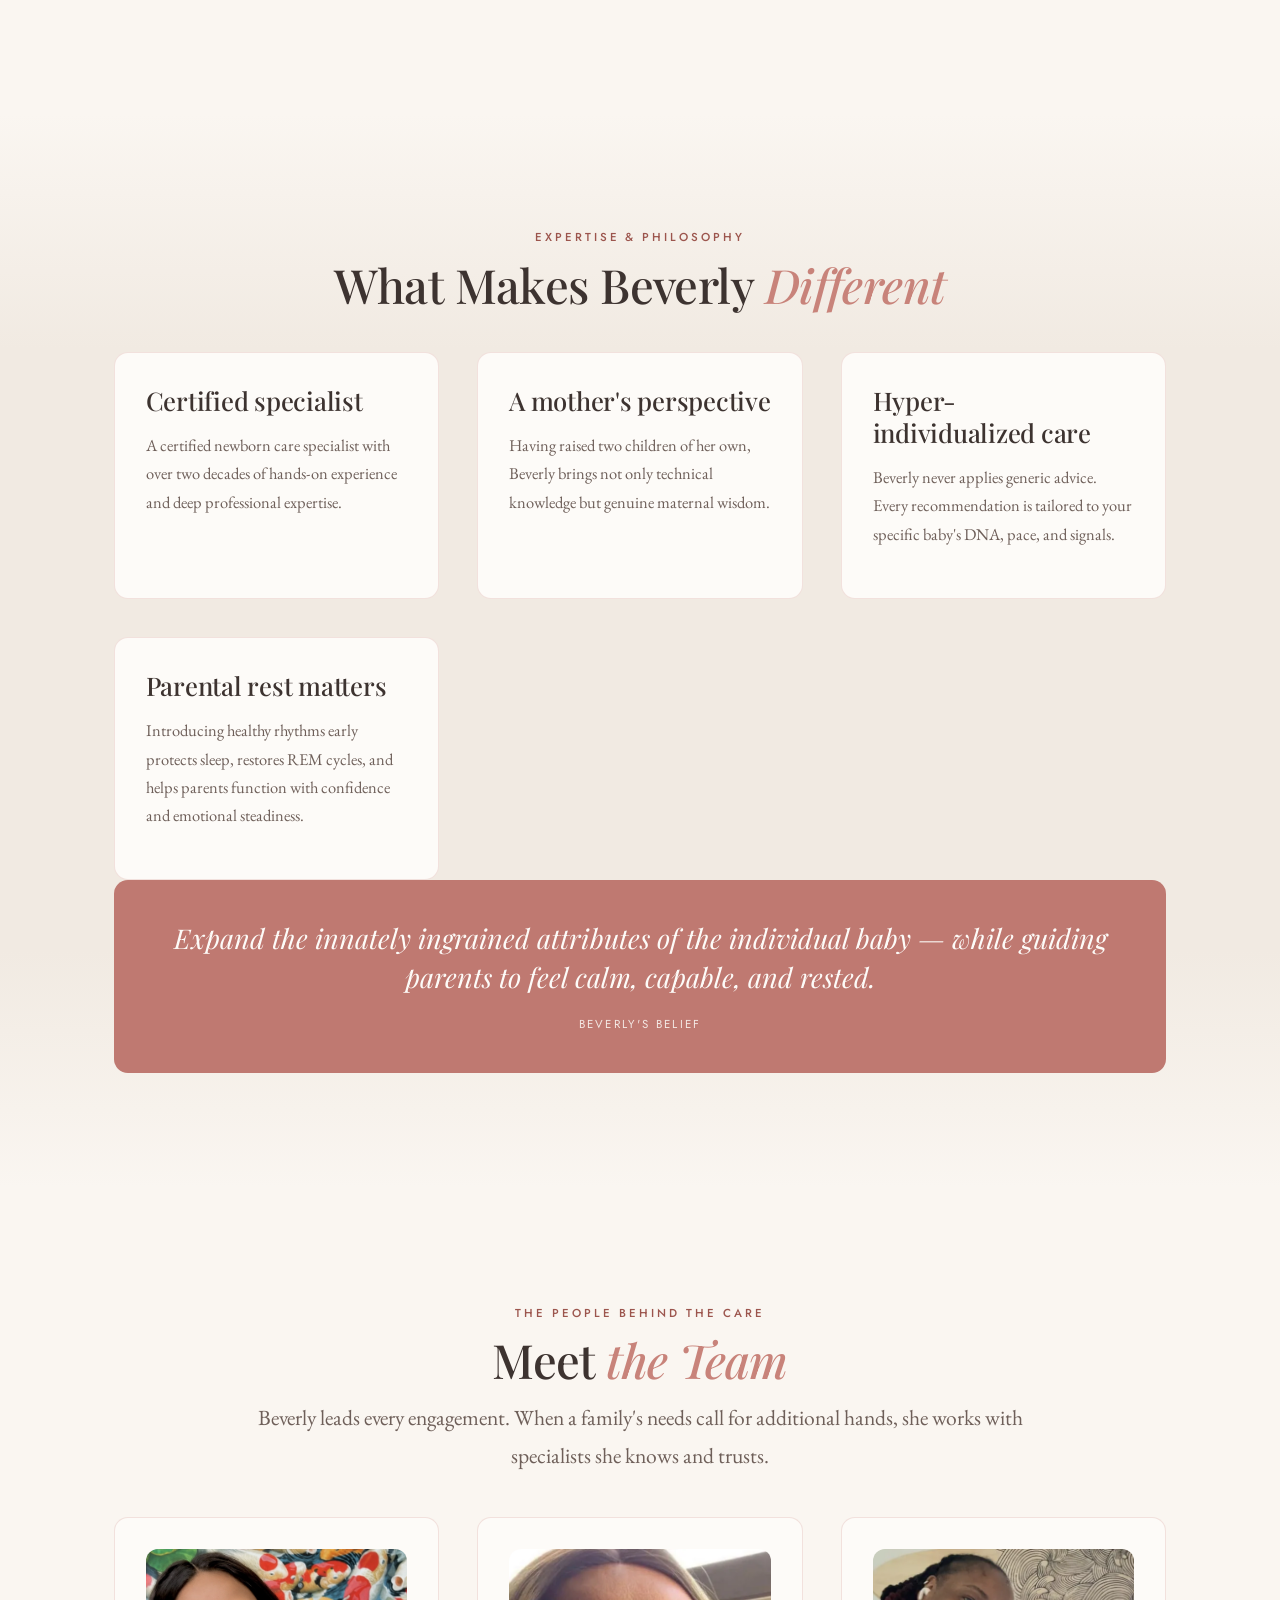
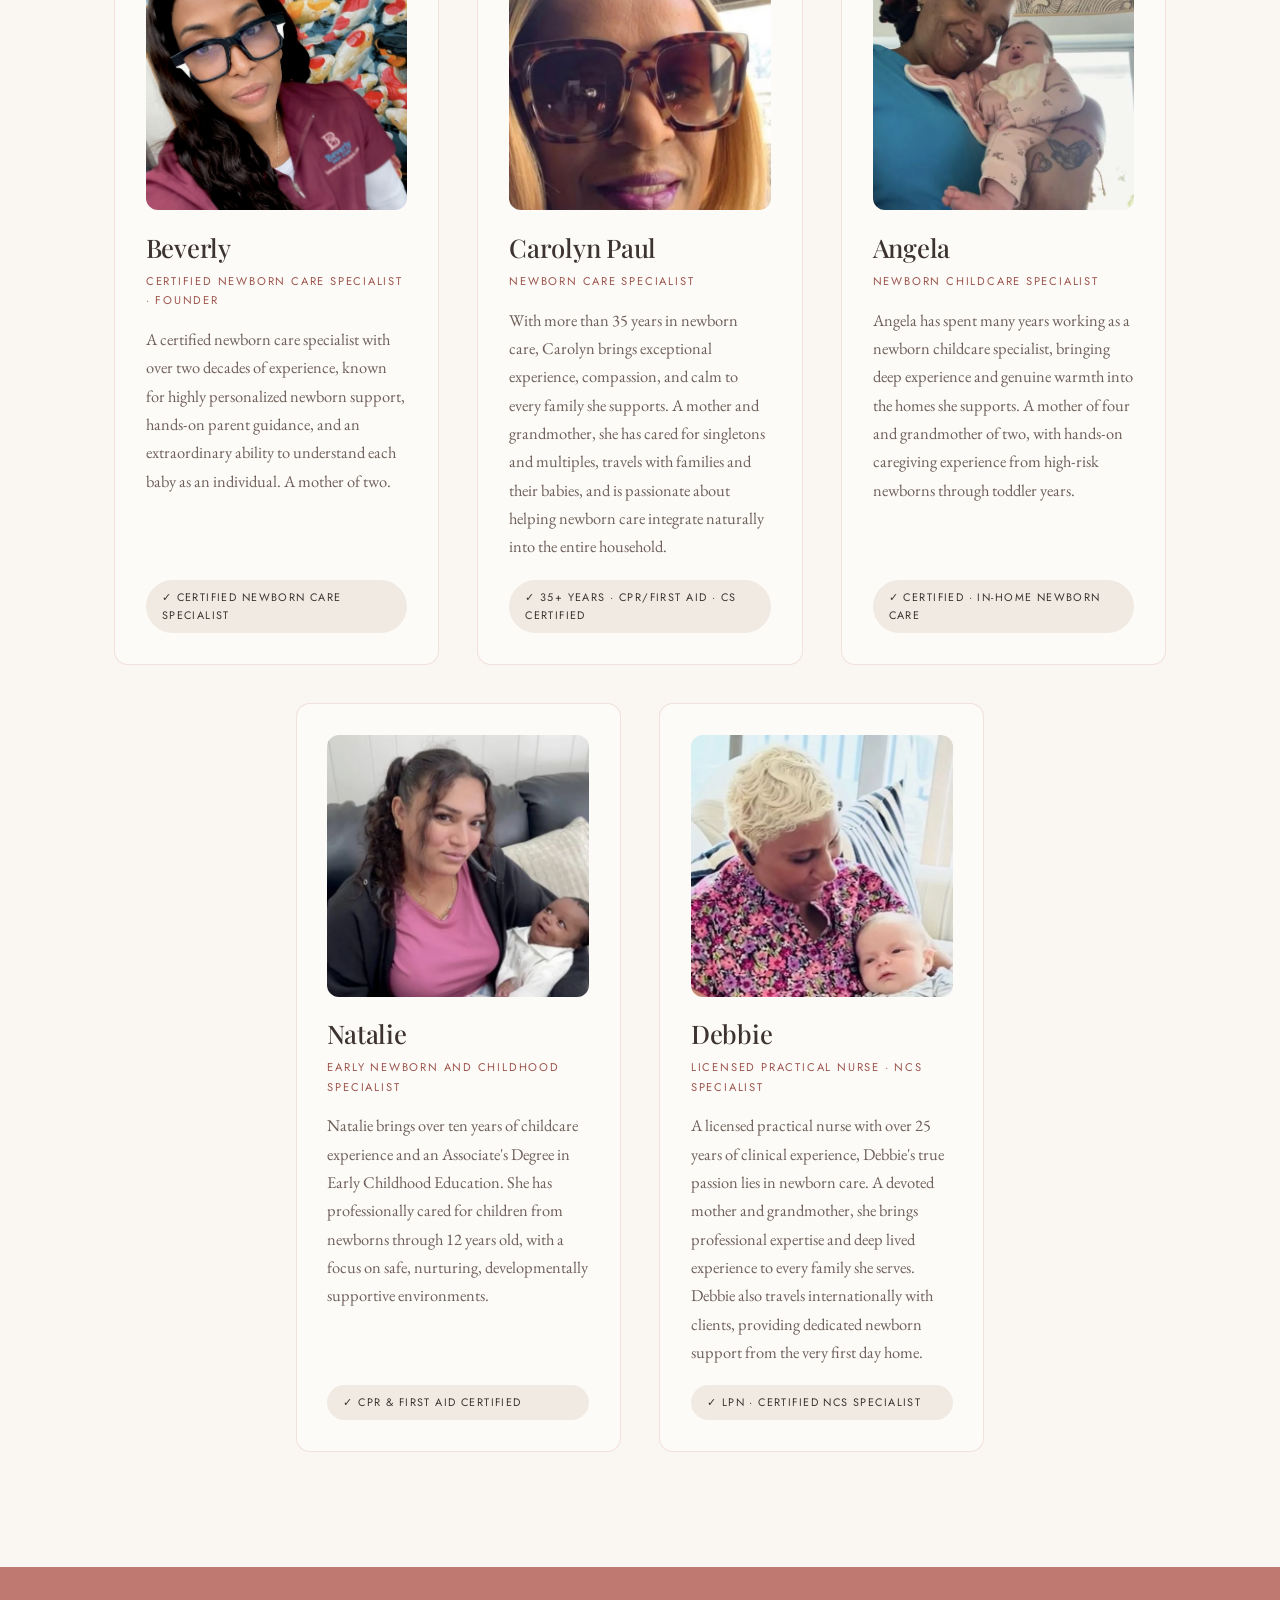
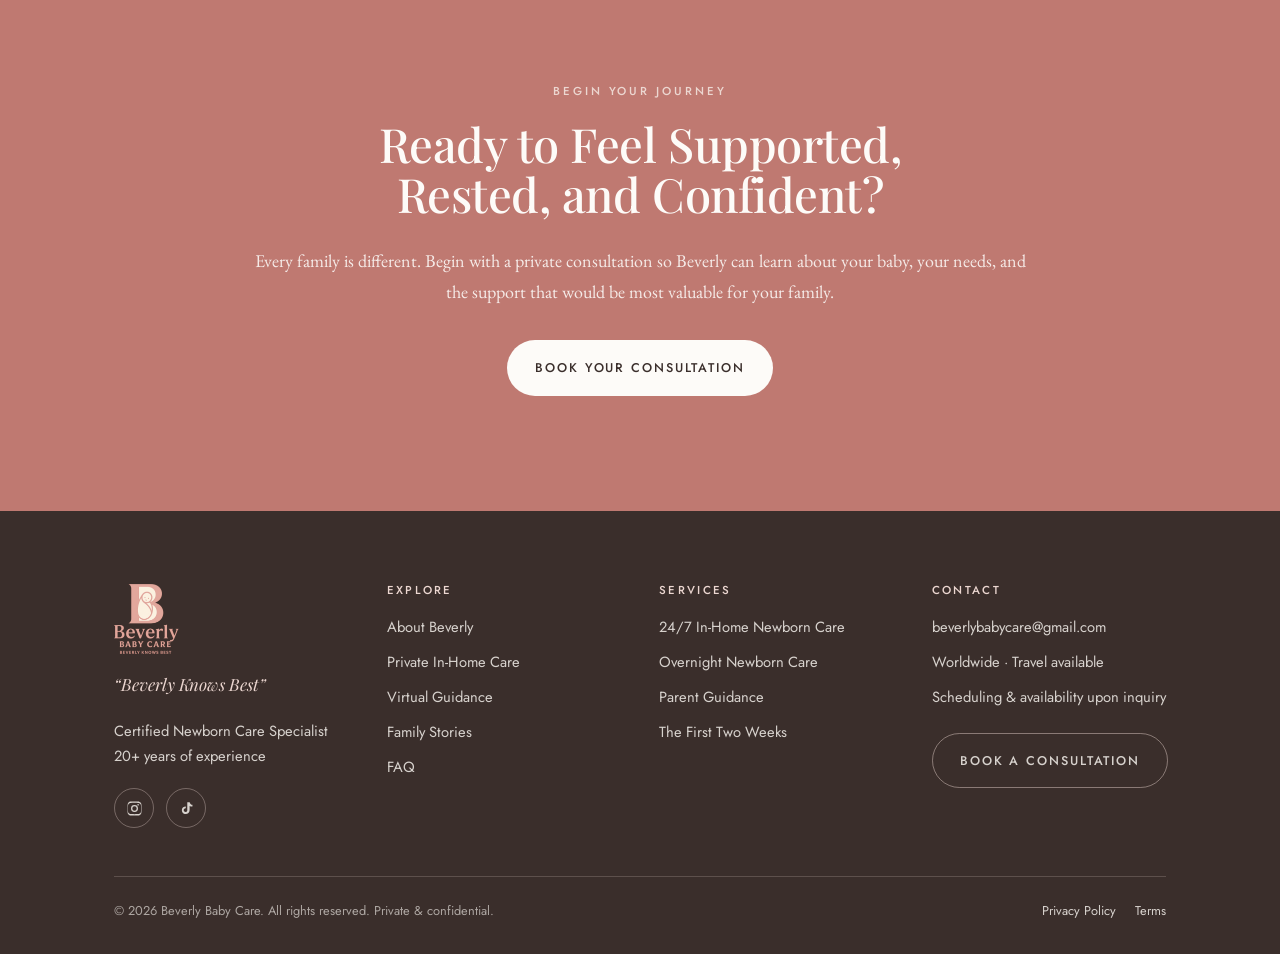
<file: about.html>
<!DOCTYPE html>
<html lang="en">
<head>
<meta charset="utf-8">
<meta name="viewport" content="width=device-width, initial-scale=1">
<title>About Beverly | Certified Newborn Care Specialist | Beverly Baby Care</title>
<meta name="description" content="Meet Beverly: a certified newborn care specialist with more than 20 years of experience, known for personalized newborn support and hands-on parent guidance.">
<link rel="canonical" href="https://beverlybabycare.com/about.html">
<meta property="og:type" content="website">
<meta property="og:site_name" content="Beverly Baby Care">
<meta property="og:title" content="About Beverly | Certified Newborn Care Specialist | Beverly Baby Care">
<meta property="og:description" content="Meet Beverly: a certified newborn care specialist with more than 20 years of experience, known for personalized newborn support and hands-on parent guidance.">
<meta property="og:image" content="assets/beverly-newborn.jpg">
<meta name="twitter:card" content="summary_large_image">
<link rel="icon" href="assets/logo.png">
<link rel="preconnect" href="https://fonts.googleapis.com">
<link rel="preconnect" href="https://fonts.gstatic.com" crossorigin>
<link href="https://fonts.googleapis.com/css2?family=EB+Garamond:ital,wght@0,400;0,500;1,400&family=Jost:wght@300;400;500&family=Playfair+Display:ital,wght@0,400;0,500;1,400;1,500&display=swap" rel="stylesheet">
<link rel="stylesheet" href="css/style.css">
<script type="application/ld+json">{
  "@context":"https://schema.org",
  "@type":"ProfessionalService",
  "name":"Beverly Baby Care",
  "slogan":"Beverly Knows Best",
  "description":"Private in-home newborn care, overnight support, hands-on parent guidance and virtual newborn guidance with Beverly, a certified newborn care specialist with more than 20 years of experience.",
  "email":"beverlybabycare@gmail.com",
  "url":"https://beverlybabycare.com/",
  "areaServed":"Worldwide",
  "founder":{"@type":"Person","name":"Beverly","jobTitle":"Certified Newborn Care Specialist"},
  "sameAs":["https://www.instagram.com/beverlybabycare/","https://www.tiktok.com/@beverlybabycare26"]
}</script>
</head>
<body>
<a class="skip" href="#main">Skip to content</a>
<header class="site-header">
  <div class="wrap header-inner">
    <a class="brand" href="index.html">
      <img src="assets/logo.png" alt="Beverly Baby Care" width="520" height="520">
    </a>
    <nav class="nav" aria-label="Primary"><a href="index.html">Home</a><a href="about.html" aria-current="page">About</a><a href="in-home-care.html">In-Home Care</a><a href="virtual-guidance.html">Virtual Guidance</a><a href="testimonials.html">Family Stories</a><a href="faq.html">FAQ</a><a href="contact.html">Contact</a></nav>
    <a class="btn btn--primary header-cta" href="contact.html">Book a Consultation</a>
    <button class="menu-toggle" type="button" aria-expanded="false" aria-controls="mobile-nav" aria-label="Open menu">
      <span></span><span></span><span></span>
    </button>
  </div>
  <div class="mobile-nav" id="mobile-nav">
    <ul><li><a href="index.html">Home</a></li><li><a href="about.html" aria-current="page">About</a></li><li><a href="in-home-care.html">In-Home Care</a></li><li><a href="virtual-guidance.html">Virtual Guidance</a></li><li><a href="testimonials.html">Family Stories</a></li><li><a href="faq.html">FAQ</a></li><li><a href="contact.html">Contact</a></li></ul>
    <div class="wrap"><a class="btn btn--primary" href="contact.html">Book a Consultation</a></div>
  </div>
</header>
<main id="main">

<section class="section section--tight">
  <div class="wrap split">
    <div class="reveal">
      <p class="eyebrow">About Beverly Baby Care</p>
      <h1>Two Decades of Newborns, <em>One Baby at a Time.</em></h1>
      <p class="lede">Beverly is a certified newborn care specialist who has spent more than twenty years inside families' homes during the earliest, most tender weeks &mdash; and she still begins every engagement the same way: by learning who this particular baby is.</p>
      <div class="btn-row"><a class="btn btn--primary" href="contact.html">Book a Consultation</a></div>
    </div>
    <div class="split__media reveal hero__media">
      <picture><source type="image/webp" srcset="assets/beverly-newborn-sm.webp 700w, assets/beverly-newborn.webp 1100w" sizes="(min-width:900px) 44vw, 92vw"><img src="assets/beverly-newborn.jpg" srcset="assets/beverly-newborn-sm.jpg 700w, assets/beverly-newborn.jpg 1100w" sizes="(min-width:900px) 44vw, 92vw" alt="Beverly caring for a newborn in a family home" width="1100" height="1673"></picture>
    </div>
  </div>
</section>

<section class="trust">
  <div class="wrap">
    <ul>
      <li><svg viewBox="0 0 24 24" aria-hidden="true"><circle cx="12" cy="9" r="5"/><path d="M8.5 13.5 7 22l5-2.6L17 22l-1.5-8.5"/></svg><span>Certified Newborn<br>Care Specialist</span></li>
      <li><svg viewBox="0 0 24 24" aria-hidden="true"><circle cx="12" cy="12" r="9"/><path d="M12 7v5l3.2 2"/></svg><span>20+ Years<br>Experience</span></li>
      <li><svg viewBox="0 0 24 24" aria-hidden="true"><path d="M3 11.5 12 4l9 7.5"/><path d="M5.5 10.5V20h13v-9.5"/><path d="M10 20v-5h4v5"/></svg><span>24/7 In-Home<br>&amp; Overnight Care</span></li>
      <li><svg viewBox="0 0 24 24" aria-hidden="true"><path d="M20.4 6.4a4.6 4.6 0 0 0-6.5 0L12 8.3l-1.9-1.9a4.6 4.6 0 0 0-6.5 6.5l8.4 8.4 8.4-8.4a4.6 4.6 0 0 0 0-6.5Z"/></svg><span>Care Built Around<br>Each Individual Baby</span></li>
      <li><svg viewBox="0 0 24 24" aria-hidden="true"><circle cx="12" cy="12" r="9"/><path d="M3 12h18M12 3c2.5 2.7 3.8 5.8 3.8 9S14.5 18.3 12 21c-2.5-2.7-3.8-5.8-3.8-9S9.5 5.7 12 3Z"/></svg><span>Worldwide &middot;<br>Travel Available</span></li>
    </ul>
  </div>
</section>

<section class="section">
  <div class="wrap split split--reverse">
    <div class="split__media reveal">
      <picture><source type="image/webp" srcset="assets/beverly-portrait.webp"><img src="assets/beverly-portrait.jpg" alt="Portrait of Beverly, founder of Beverly Baby Care" width="546" height="538" loading="lazy" style="border-radius:14px"></picture>
    </div>
    <div class="reveal">
      <p class="eyebrow">Her story</p>
      <h2>Professional Expertise, <em>a Mother's Perspective</em></h2>
      <hr class="rule">
      <p>A certified newborn care specialist with over two decades of experience, Beverly has built her reputation through highly personalized newborn support, hands-on parent guidance, and an extraordinary ability to understand each baby as an individual.</p>
      <p>Having raised two children of her own, she brings both professional expertise and a mother's perspective to every family she supports. Her philosophy is to expand the innately ingrained attributes of each individual baby, rather than forcing rigid systems too early.</p>
      <p>Families work with Beverly for a few days, for a week, or for months at a time &mdash; in their own homes, and sometimes travelling alongside them.</p>
    </div>
  </div>
</section>

<section class="section section--taupe">
  <div class="wrap">
    <div class="section-head reveal"><p class="eyebrow">Expertise &amp; philosophy</p><h2>What Makes Beverly <em>Different</em></h2></div>
    <div class="grid cols-2 reveal">
      <article class="card"><h3>Certified specialist</h3><p>A certified newborn care specialist with over two decades of hands-on experience and deep professional expertise.</p></article>
      <article class="card"><h3>A mother's perspective</h3><p>Having raised two children of her own, Beverly brings not only technical knowledge but genuine maternal wisdom.</p></article>
      <article class="card"><h3>Hyper-individualized care</h3><p>Beverly never applies generic advice. Every recommendation is tailored to your specific baby's DNA, pace, and signals.</p></article>
      <article class="card"><h3>Parental rest matters</h3><p>Introducing healthy rhythms early protects sleep, restores REM cycles, and helps parents function with confidence and emotional steadiness.</p></article>
    </div>
    <div class="pullquote reveal">
      <p>Expand the innately ingrained attributes of the individual baby &mdash; while guiding parents to feel calm, capable, and rested.</p>
      <cite>Beverly's belief</cite>
    </div>
  </div>
</section>

<section class="section">
  <div class="wrap">
    <div class="section-head reveal"><p class="eyebrow">The people behind the care</p><h2>Meet <em>the Team</em></h2>
      <p class="lede">Beverly leads every engagement. When a family's needs call for additional hands, she works with specialists she knows and trusts.</p>
    </div>
    <div class="grid cols-3 team-grid reveal">
      <article class="card member">
        <picture><source type="image/webp" srcset="assets/beverly-portrait.webp"><img src="assets/beverly-portrait.jpg" alt="Beverly, certified newborn care specialist and founder" width="546" height="538" loading="lazy"></picture>
        <h3>Beverly</h3>
        <p class="role">Certified Newborn Care Specialist &middot; Founder</p>
        <p>A certified newborn care specialist with over two decades of experience, known for highly personalized newborn support, hands-on parent guidance, and an extraordinary ability to understand each baby as an individual. A mother of two.</p>
        <span class="badge">&check; Certified Newborn Care Specialist</span>
      </article>
      <article class="card member">
        <picture><source type="image/webp" srcset="assets/carolyn-paul.webp"><img src="assets/carolyn-paul.jpg" alt="Carolyn Paul, newborn care specialist" width="546" height="546" loading="lazy"></picture>
        <h3>Carolyn Paul</h3>
        <p class="role">Newborn Care Specialist</p>
        <p>With more than 35 years in newborn care, Carolyn brings exceptional experience, compassion, and calm to every family she supports. A mother and grandmother, she has cared for singletons and multiples, travels with families and their babies, and is passionate about helping newborn care integrate naturally into the entire household.</p>
        <span class="badge">&check; 35+ Years &middot; CPR/First Aid &middot; CS Certified</span>
      </article>
      <article class="card member">
        <picture><source type="image/webp" srcset="assets/angela.webp"><img src="assets/angela.jpg" alt="Angela, newborn childcare specialist" width="546" height="538" loading="lazy"></picture>
        <h3>Angela</h3>
        <p class="role">Newborn Childcare Specialist</p>
        <p>Angela has spent many years working as a newborn childcare specialist, bringing deep experience and genuine warmth into the homes she supports. A mother of four and grandmother of two, with hands-on caregiving experience from high-risk newborns through toddler years.</p>
        <span class="badge">&check; Certified &middot; In-Home Newborn Care</span>
      </article>
      <article class="card member">
        <picture><source type="image/webp" srcset="assets/natalie.webp"><img src="assets/natalie.jpg" alt="Natalie, early newborn and childhood specialist" width="546" height="538" loading="lazy"></picture>
        <h3>Natalie</h3>
        <p class="role">Early Newborn and Childhood Specialist</p>
        <p>Natalie brings over ten years of childcare experience and an Associate's Degree in Early Childhood Education. She has professionally cared for children from newborns through 12 years old, with a focus on safe, nurturing, developmentally supportive environments.</p>
        <span class="badge">&check; CPR &amp; First Aid Certified</span>
      </article>
      <article class="card member">
        <picture><source type="image/webp" srcset="assets/debbie.webp"><img src="assets/debbie.jpg" alt="Debbie, licensed practical nurse and newborn care specialist" width="546" height="546" loading="lazy"></picture>
        <h3>Debbie</h3>
        <p class="role">Licensed Practical Nurse &middot; NCS Specialist</p>
        <p>A licensed practical nurse with over 25 years of clinical experience, Debbie's true passion lies in newborn care. A devoted mother and grandmother, she brings professional expertise and deep lived experience to every family she serves. Debbie also travels internationally with clients, providing dedicated newborn support from the very first day home.</p>
        <span class="badge">&check; LPN &middot; Certified NCS Specialist</span>
      </article>
    </div>
  </div>
</section>

<section class="section cta-band cta-band--rose reveal">
  <div class="wrap">
    <p class="eyebrow">Begin your journey</p>
    <h2>Ready to Feel Supported,<br>Rested, and Confident?</h2>
    <p>Every family is different. Begin with a private consultation so Beverly can learn about your baby, your needs, and the support that would be most valuable for your family.</p>
    <div class="btn-row"><a class="btn btn--cream" href="contact.html">Book Your Consultation</a></div>
  </div>
</section>

</main>
<footer class="site-footer">
  <div class="wrap">
    <div class="footer-grid">
      <div>
        <img class="mark" src="assets/logo.png" alt="Beverly Baby Care" width="520" height="520">
        <p class="tagline">&ldquo;Beverly Knows Best&rdquo;</p>
        <p>Certified Newborn Care Specialist<br>20+ years of experience</p>
        <div class="socials">
          <a href="https://www.instagram.com/beverlybabycare/" aria-label="Beverly Baby Care on Instagram" rel="noopener" target="_blank">
            <svg viewBox="0 0 24 24" aria-hidden="true"><path d="M12 2.2c3.2 0 3.6 0 4.9.07 1.2.05 1.8.25 2.2.42.6.22 1 .48 1.4.9.4.4.7.8.9 1.4.2.4.4 1 .4 2.2.1 1.3.1 1.7.1 4.9s0 3.6-.1 4.9c0 1.2-.2 1.8-.4 2.2a3.8 3.8 0 0 1-.9 1.4c-.4.4-.8.7-1.4.9-.4.2-1 .4-2.2.4-1.3.1-1.7.1-4.9.1s-3.6 0-4.9-.1c-1.2 0-1.8-.2-2.2-.4a3.8 3.8 0 0 1-1.4-.9 3.8 3.8 0 0 1-.9-1.4c-.2-.4-.4-1-.4-2.2C2.2 15.6 2.2 15.2 2.2 12s0-3.6.1-4.9c0-1.2.2-1.8.4-2.2.2-.6.5-1 .9-1.4.4-.4.8-.7 1.4-.9.4-.2 1-.4 2.2-.4C8.4 2.2 8.8 2.2 12 2.2Zm0 1.8c-3.1 0-3.5 0-4.7.07-1.1.05-1.7.24-2.1.4-.5.2-.9.44-1.2.78-.3.34-.6.7-.8 1.2-.2.4-.3 1-.4 2.1C2.7 9.7 2.7 10.1 2.7 12s0 2.3.1 3.4c.1 1.1.2 1.7.4 2.1.2.5.5.9.8 1.2.3.3.7.6 1.2.8.4.2 1 .3 2.1.4 1.2.06 1.6.07 4.7.07s3.5 0 4.7-.07c1.1-.1 1.7-.2 2.1-.4a3 3 0 0 0 1.2-.8c.3-.3.6-.7.8-1.2.2-.4.3-1 .4-2.1.06-1.1.07-1.5.07-3.4s0-2.3-.07-3.4c-.1-1.1-.2-1.7-.4-2.1a3 3 0 0 0-.8-1.2 3 3 0 0 0-1.2-.8c-.4-.2-1-.3-2.1-.4C15.5 4 15.1 4 12 4Zm0 3.1a4.9 4.9 0 1 1 0 9.8 4.9 4.9 0 0 1 0-9.8Zm0 1.8a3.1 3.1 0 1 0 0 6.2 3.1 3.1 0 0 0 0-6.2Zm5.1-.9a1.1 1.1 0 1 1 0-2.3 1.1 1.1 0 0 1 0 2.3Z"/></svg>
          </a>
          <a href="https://www.tiktok.com/@beverlybabycare26" aria-label="Beverly Baby Care on TikTok" rel="noopener" target="_blank">
            <svg viewBox="0 0 24 24" aria-hidden="true"><path d="M16.5 3c.4 2.1 1.7 3.6 3.9 3.8v2.5c-1.4.1-2.7-.3-4-1v5.9c0 4.6-4.4 6.9-8 5.1-2.4-1.2-3.4-3.9-2.8-6.3.6-2.3 2.7-3.9 5.4-3.8v2.6c-.4.1-.8.1-1.2.3-1.2.4-1.9 1.5-1.7 2.8.2 1.2 1.2 2 2.5 2 1.4 0 2.5-1 2.5-2.5V3h3.4Z"/></svg>
          </a>
        </div>
      </div>
      <div>
        <h4>Explore</h4>
        <ul>
          <li><a href="about.html">About Beverly</a></li>
          <li><a href="in-home-care.html">Private In-Home Care</a></li>
          <li><a href="virtual-guidance.html">Virtual Guidance</a></li>
          <li><a href="testimonials.html">Family Stories</a></li>
          <li><a href="faq.html">FAQ</a></li>
        </ul>
      </div>
      <div>
        <h4>Services</h4>
        <ul>
          <li><a href="in-home-care.html">24/7 In-Home Newborn Care</a></li>
          <li><a href="in-home-care.html#overnight">Overnight Newborn Care</a></li>
          <li><a href="in-home-care.html#guidance">Parent Guidance</a></li>
          <li><a href="virtual-guidance.html">The First Two Weeks</a></li>
        </ul>
      </div>
      <div>
        <h4>Contact</h4>
        <ul>
          <li><a href="mailto:beverlybabycare@gmail.com">beverlybabycare@gmail.com</a></li>
          <li>Worldwide &middot; Travel available</li>
          <li>Scheduling &amp; availability upon inquiry</li>
        </ul>
        <a class="btn btn--onDark" href="contact.html" style="margin-top:1.4rem">Book a Consultation</a>
      </div>
    </div>
    <div class="footer-bottom">
      <p style="margin:0">&copy; 2026 Beverly Baby Care. All rights reserved. Private &amp; confidential.</p>
      <ul><li><a href="privacy.html">Privacy Policy</a></li><li><a href="terms.html">Terms</a></li></ul>
    </div>
  </div>
</footer>
<div class="mobile-cta"><a class="btn btn--primary" href="contact.html">Book a Consultation</a></div>
<script src="js/site.js" defer></script>
</body>
</html>
</file>
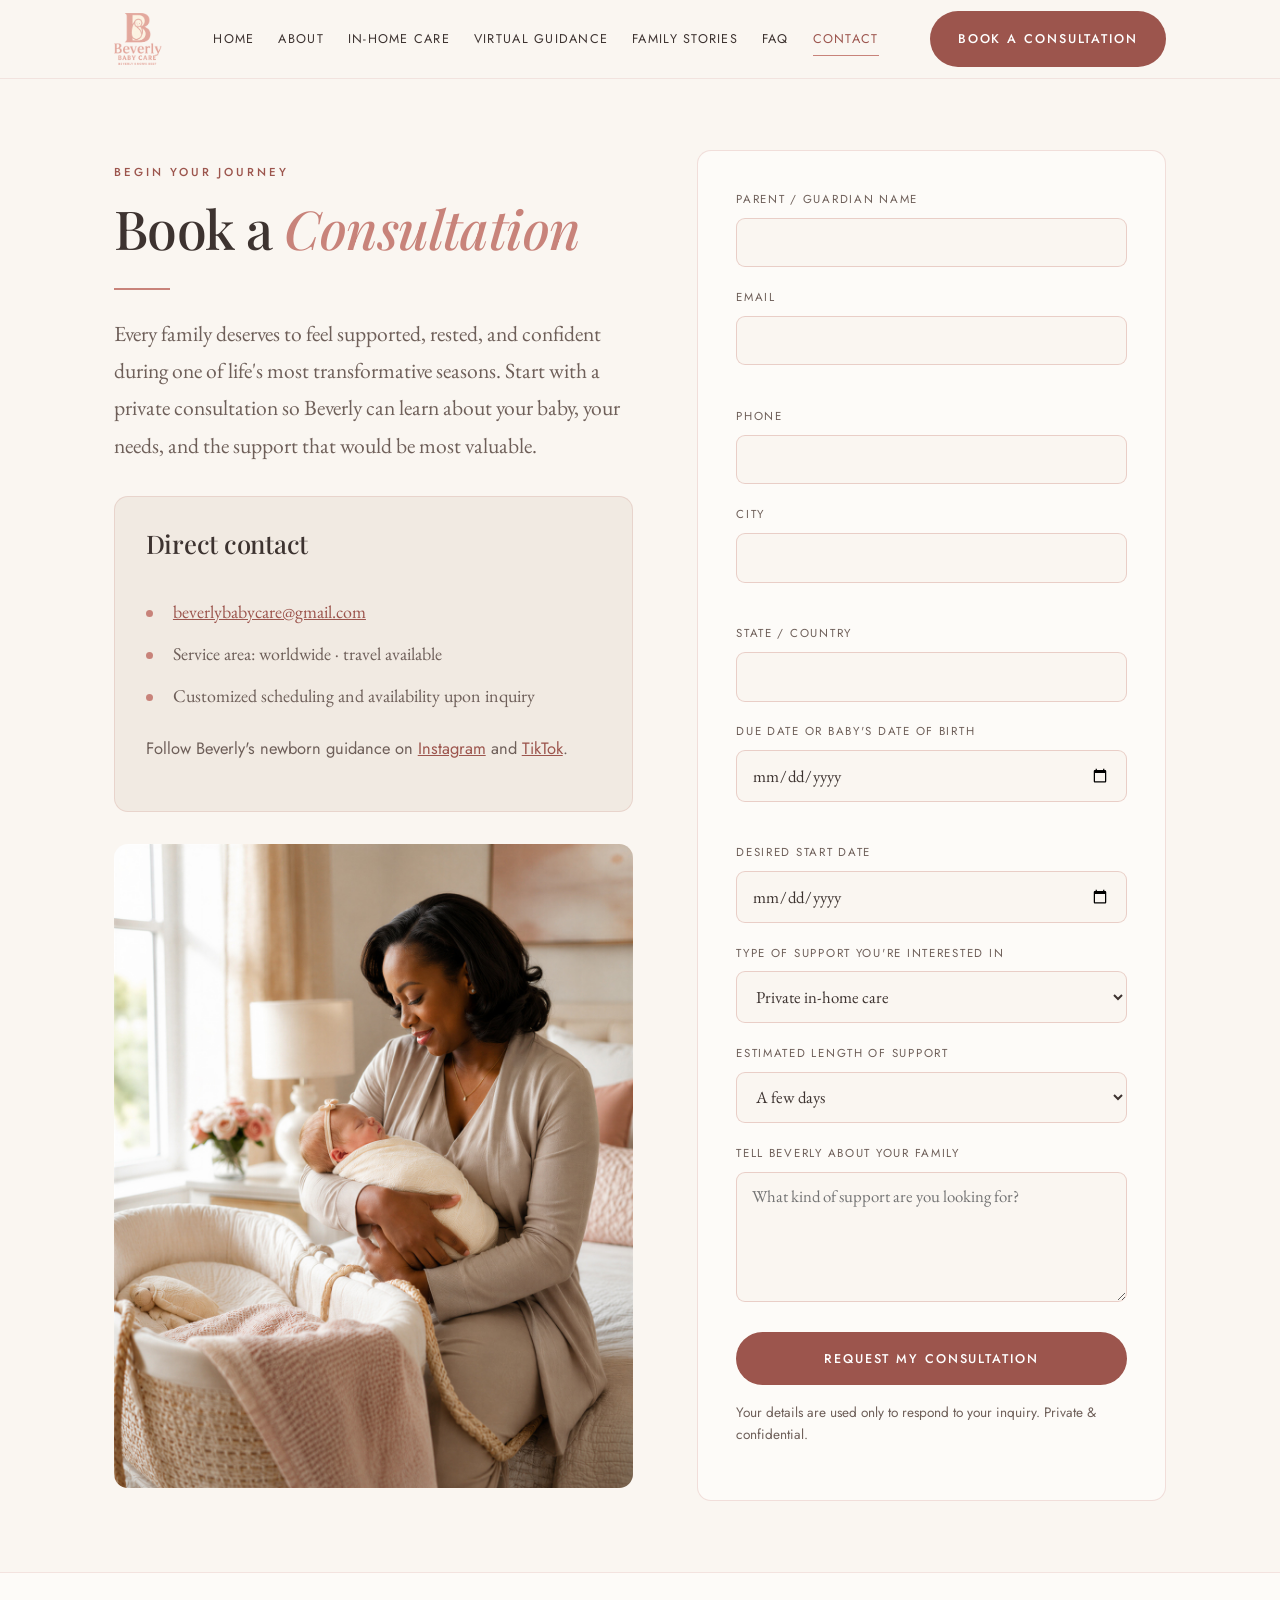
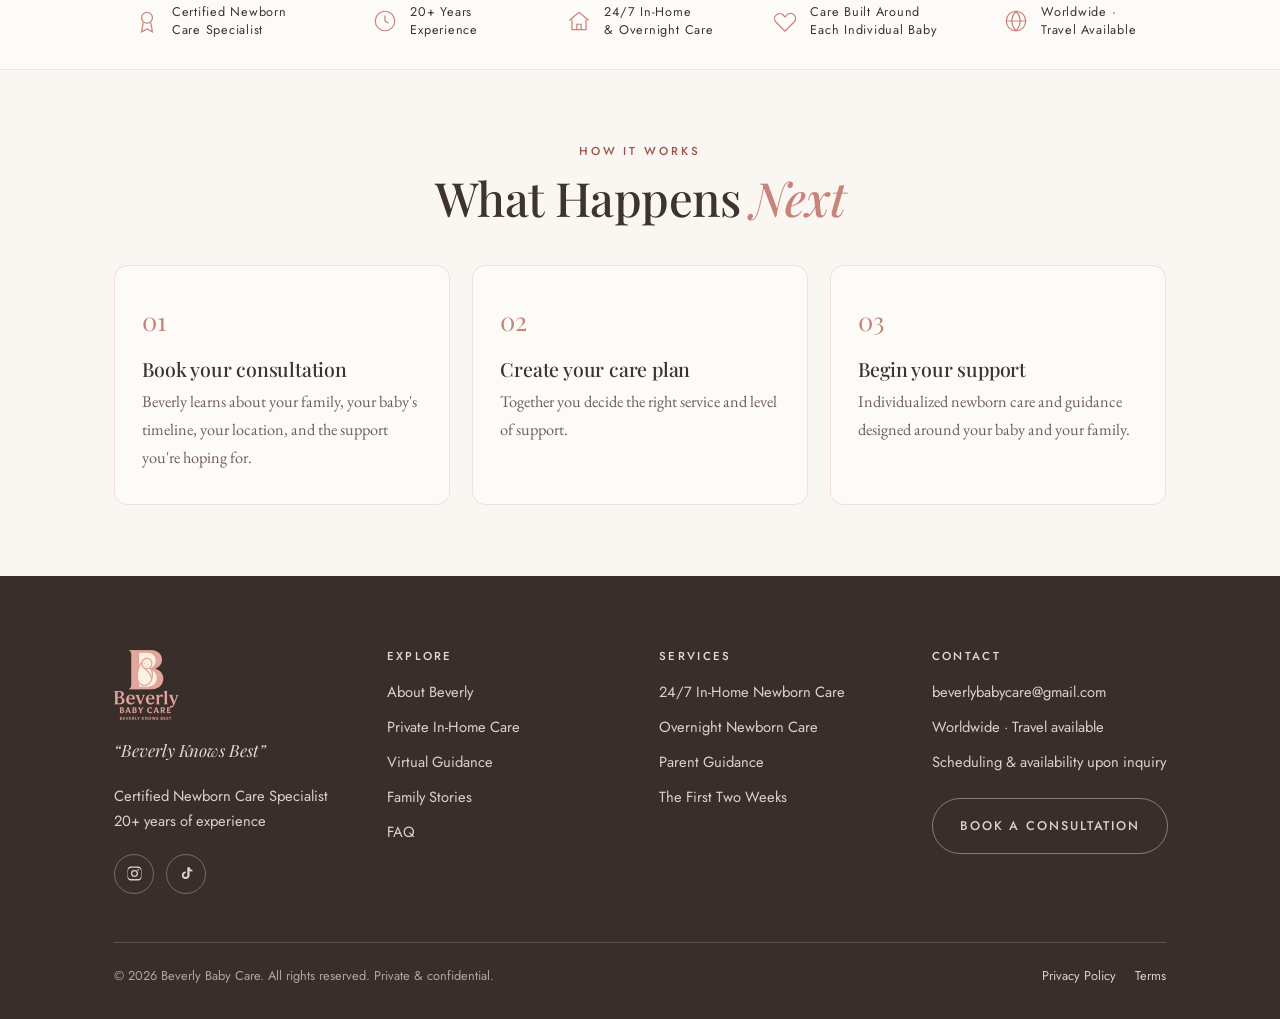
<file: contact.html>
<!DOCTYPE html>
<html lang="en">
<head>
<meta charset="utf-8">
<meta name="viewport" content="width=device-width, initial-scale=1">
<title>Book a Consultation | Beverly Baby Care</title>
<meta name="description" content="Request a private consultation with Beverly, a certified newborn care specialist offering in-home newborn care, overnight care, and virtual newborn guidance worldwide.">
<link rel="canonical" href="https://beverlybabycare.com/contact.html">
<meta property="og:type" content="website">
<meta property="og:site_name" content="Beverly Baby Care">
<meta property="og:title" content="Book a Consultation | Beverly Baby Care">
<meta property="og:description" content="Request a private consultation with Beverly, a certified newborn care specialist offering in-home newborn care, overnight care, and virtual newborn guidance worldwide.">
<meta property="og:image" content="assets/beverly-newborn.jpg">
<meta name="twitter:card" content="summary_large_image">
<link rel="icon" href="assets/logo.png">
<link rel="preconnect" href="https://fonts.googleapis.com">
<link rel="preconnect" href="https://fonts.gstatic.com" crossorigin>
<link href="https://fonts.googleapis.com/css2?family=EB+Garamond:ital,wght@0,400;0,500;1,400&family=Jost:wght@300;400;500&family=Playfair+Display:ital,wght@0,400;0,500;1,400;1,500&display=swap" rel="stylesheet">
<link rel="stylesheet" href="css/style.css">
<script type="application/ld+json">{
  "@context":"https://schema.org",
  "@type":"ProfessionalService",
  "name":"Beverly Baby Care",
  "slogan":"Beverly Knows Best",
  "description":"Private in-home newborn care, overnight support, hands-on parent guidance and virtual newborn guidance with Beverly, a certified newborn care specialist with more than 20 years of experience.",
  "email":"beverlybabycare@gmail.com",
  "url":"https://beverlybabycare.com/",
  "areaServed":"Worldwide",
  "founder":{"@type":"Person","name":"Beverly","jobTitle":"Certified Newborn Care Specialist"},
  "sameAs":["https://www.instagram.com/beverlybabycare/","https://www.tiktok.com/@beverlybabycare26"]
}</script>
</head>
<body>
<a class="skip" href="#main">Skip to content</a>
<header class="site-header">
  <div class="wrap header-inner">
    <a class="brand" href="index.html">
      <img src="assets/logo.png" alt="Beverly Baby Care" width="520" height="520">
    </a>
    <nav class="nav" aria-label="Primary"><a href="index.html">Home</a><a href="about.html">About</a><a href="in-home-care.html">In-Home Care</a><a href="virtual-guidance.html">Virtual Guidance</a><a href="testimonials.html">Family Stories</a><a href="faq.html">FAQ</a><a href="contact.html" aria-current="page">Contact</a></nav>
    <a class="btn btn--primary header-cta" href="contact.html">Book a Consultation</a>
    <button class="menu-toggle" type="button" aria-expanded="false" aria-controls="mobile-nav" aria-label="Open menu">
      <span></span><span></span><span></span>
    </button>
  </div>
  <div class="mobile-nav" id="mobile-nav">
    <ul><li><a href="index.html">Home</a></li><li><a href="about.html">About</a></li><li><a href="in-home-care.html">In-Home Care</a></li><li><a href="virtual-guidance.html">Virtual Guidance</a></li><li><a href="testimonials.html">Family Stories</a></li><li><a href="faq.html">FAQ</a></li><li><a href="contact.html" aria-current="page">Contact</a></li></ul>
    <div class="wrap"><a class="btn btn--primary" href="contact.html">Book a Consultation</a></div>
  </div>
</header>
<main id="main">

<section class="section section--tight">
  <div class="wrap split">
    <div class="reveal">
      <p class="eyebrow">Begin your journey</p>
      <h1>Book a <em>Consultation</em></h1>
      <hr class="rule">
      <p class="lede">Every family deserves to feel supported, rested, and confident during one of life's most transformative seasons. Start with a private consultation so Beverly can learn about your baby, your needs, and the support that would be most valuable.</p>
      <div class="card card--taupe" style="margin-top:2rem">
        <h3>Direct contact</h3>
        <ul class="ticks">
          <li><a href="mailto:beverlybabycare@gmail.com">beverlybabycare@gmail.com</a></li>
          <li>Service area: worldwide &middot; travel available</li>
          <li>Customized scheduling and availability upon inquiry</li>
        </ul>
        <p class="small" style="margin-top:1.4rem">Follow Beverly's newborn guidance on
          <a href="https://www.instagram.com/beverlybabycare/" rel="noopener" target="_blank">Instagram</a> and
          <a href="https://www.tiktok.com/@beverlybabycare26" rel="noopener" target="_blank">TikTok</a>.</p>
      </div>
      <img src="assets/contact.jpg" alt="A caregiver cradling a swaddled newborn beside a bassinet in a softly lit bedroom" width="2240" height="2784" loading="lazy" decoding="async" style="display:block;width:100%;height:auto;margin-top:2rem;border-radius:14px">
    </div>
    <div class="reveal">
      <form class="form" id="consult-form" action="https://formspree.io/f/maeynbdb" method="POST">
        <input type="hidden" name="_subject" value="New consultation request - Beverly Baby Care">
        <p class="hp" aria-hidden="true"><label>Leave this field empty<input type="text" name="_gotcha" tabindex="-1" autocomplete="off"></label></p>
        <div class="field">
          <label for="name">Parent / guardian name</label>
          <input id="name" name="name" type="text" autocomplete="name" required>
        </div>
        <div class="field-row">
          <div class="field"><label for="email">Email</label><input id="email" name="email" type="email" autocomplete="email" required></div>
          <div class="field"><label for="phone">Phone</label><input id="phone" name="Phone" type="tel" autocomplete="tel"></div>
        </div>
        <div class="field-row">
          <div class="field"><label for="city">City</label><input id="city" name="City" type="text" autocomplete="address-level2"></div>
          <div class="field"><label for="region">State / country</label><input id="region" name="State or country" type="text"></div>
        </div>
        <div class="field-row">
          <div class="field"><label for="due">Due date or baby's date of birth</label><input id="due" name="Due date or date of birth" type="date"></div>
          <div class="field"><label for="start">Desired start date</label><input id="start" name="Desired start date" type="date"></div>
        </div>
        <div class="field">
          <label for="support">Type of support you're interested in</label>
          <select id="support" name="Type of support">
            <option>Private in-home care</option>
            <option>Overnight care</option>
            <option>Virtual guidance</option>
            <option>Not sure yet</option>
          </select>
        </div>
        <div class="field">
          <label for="length">Estimated length of support</label>
          <select id="length" name="Estimated length of support">
            <option>A few days</option>
            <option>One week</option>
            <option>Several weeks</option>
            <option>Three months</option>
            <option>Not sure yet</option>
          </select>
        </div>
        <div class="field">
          <label for="about">Tell Beverly about your family</label>
          <textarea id="about" name="About your family" placeholder="What kind of support are you looking for?"></textarea>
        </div>
        <button class="btn btn--primary" id="consult-submit" type="submit">Request My Consultation</button>
        <p class="form-status" id="form-status" role="status" aria-live="polite"></p>
        <p class="small" style="margin-top:1rem">Your details are used only to respond to your inquiry. Private &amp; confidential.</p>
      </form>
    </div>
  </div>
</section>

<section class="trust">
  <div class="wrap">
    <ul>
      <li><svg viewBox="0 0 24 24" aria-hidden="true"><circle cx="12" cy="9" r="5"/><path d="M8.5 13.5 7 22l5-2.6L17 22l-1.5-8.5"/></svg><span>Certified Newborn<br>Care Specialist</span></li>
      <li><svg viewBox="0 0 24 24" aria-hidden="true"><circle cx="12" cy="12" r="9"/><path d="M12 7v5l3.2 2"/></svg><span>20+ Years<br>Experience</span></li>
      <li><svg viewBox="0 0 24 24" aria-hidden="true"><path d="M3 11.5 12 4l9 7.5"/><path d="M5.5 10.5V20h13v-9.5"/><path d="M10 20v-5h4v5"/></svg><span>24/7 In-Home<br>&amp; Overnight Care</span></li>
      <li><svg viewBox="0 0 24 24" aria-hidden="true"><path d="M20.4 6.4a4.6 4.6 0 0 0-6.5 0L12 8.3l-1.9-1.9a4.6 4.6 0 0 0-6.5 6.5l8.4 8.4 8.4-8.4a4.6 4.6 0 0 0 0-6.5Z"/></svg><span>Care Built Around<br>Each Individual Baby</span></li>
      <li><svg viewBox="0 0 24 24" aria-hidden="true"><circle cx="12" cy="12" r="9"/><path d="M3 12h18M12 3c2.5 2.7 3.8 5.8 3.8 9S14.5 18.3 12 21c-2.5-2.7-3.8-5.8-3.8-9S9.5 5.7 12 3Z"/></svg><span>Worldwide &middot;<br>Travel Available</span></li>
    </ul>
  </div>
</section>

<section class="section section--tight">
  <div class="wrap">
    <div class="section-head reveal">
      <p class="eyebrow">How it works</p>
      <h2>What Happens <em>Next</em></h2>
    </div>
    <ol class="steps" style="margin-top:2.4rem;text-align:left">
      <li><h3>Book your consultation</h3><p>Beverly learns about your family, your baby's timeline, your location, and the support you're hoping for.</p></li>
      <li><h3>Create your care plan</h3><p>Together you decide the right service and level of support.</p></li>
      <li><h3>Begin your support</h3><p>Individualized newborn care and guidance designed around your baby and your family.</p></li>
    </ol>
  </div>
</section>

</main>
<footer class="site-footer">
  <div class="wrap">
    <div class="footer-grid">
      <div>
        <img class="mark" src="assets/logo.png" alt="Beverly Baby Care" width="520" height="520">
        <p class="tagline">&ldquo;Beverly Knows Best&rdquo;</p>
        <p>Certified Newborn Care Specialist<br>20+ years of experience</p>
        <div class="socials">
          <a href="https://www.instagram.com/beverlybabycare/" aria-label="Beverly Baby Care on Instagram" rel="noopener" target="_blank">
            <svg viewBox="0 0 24 24" aria-hidden="true"><path d="M12 2.2c3.2 0 3.6 0 4.9.07 1.2.05 1.8.25 2.2.42.6.22 1 .48 1.4.9.4.4.7.8.9 1.4.2.4.4 1 .4 2.2.1 1.3.1 1.7.1 4.9s0 3.6-.1 4.9c0 1.2-.2 1.8-.4 2.2a3.8 3.8 0 0 1-.9 1.4c-.4.4-.8.7-1.4.9-.4.2-1 .4-2.2.4-1.3.1-1.7.1-4.9.1s-3.6 0-4.9-.1c-1.2 0-1.8-.2-2.2-.4a3.8 3.8 0 0 1-1.4-.9 3.8 3.8 0 0 1-.9-1.4c-.2-.4-.4-1-.4-2.2C2.2 15.6 2.2 15.2 2.2 12s0-3.6.1-4.9c0-1.2.2-1.8.4-2.2.2-.6.5-1 .9-1.4.4-.4.8-.7 1.4-.9.4-.2 1-.4 2.2-.4C8.4 2.2 8.8 2.2 12 2.2Zm0 1.8c-3.1 0-3.5 0-4.7.07-1.1.05-1.7.24-2.1.4-.5.2-.9.44-1.2.78-.3.34-.6.7-.8 1.2-.2.4-.3 1-.4 2.1C2.7 9.7 2.7 10.1 2.7 12s0 2.3.1 3.4c.1 1.1.2 1.7.4 2.1.2.5.5.9.8 1.2.3.3.7.6 1.2.8.4.2 1 .3 2.1.4 1.2.06 1.6.07 4.7.07s3.5 0 4.7-.07c1.1-.1 1.7-.2 2.1-.4a3 3 0 0 0 1.2-.8c.3-.3.6-.7.8-1.2.2-.4.3-1 .4-2.1.06-1.1.07-1.5.07-3.4s0-2.3-.07-3.4c-.1-1.1-.2-1.7-.4-2.1a3 3 0 0 0-.8-1.2 3 3 0 0 0-1.2-.8c-.4-.2-1-.3-2.1-.4C15.5 4 15.1 4 12 4Zm0 3.1a4.9 4.9 0 1 1 0 9.8 4.9 4.9 0 0 1 0-9.8Zm0 1.8a3.1 3.1 0 1 0 0 6.2 3.1 3.1 0 0 0 0-6.2Zm5.1-.9a1.1 1.1 0 1 1 0-2.3 1.1 1.1 0 0 1 0 2.3Z"/></svg>
          </a>
          <a href="https://www.tiktok.com/@beverlybabycare26" aria-label="Beverly Baby Care on TikTok" rel="noopener" target="_blank">
            <svg viewBox="0 0 24 24" aria-hidden="true"><path d="M16.5 3c.4 2.1 1.7 3.6 3.9 3.8v2.5c-1.4.1-2.7-.3-4-1v5.9c0 4.6-4.4 6.9-8 5.1-2.4-1.2-3.4-3.9-2.8-6.3.6-2.3 2.7-3.9 5.4-3.8v2.6c-.4.1-.8.1-1.2.3-1.2.4-1.9 1.5-1.7 2.8.2 1.2 1.2 2 2.5 2 1.4 0 2.5-1 2.5-2.5V3h3.4Z"/></svg>
          </a>
        </div>
      </div>
      <div>
        <h4>Explore</h4>
        <ul>
          <li><a href="about.html">About Beverly</a></li>
          <li><a href="in-home-care.html">Private In-Home Care</a></li>
          <li><a href="virtual-guidance.html">Virtual Guidance</a></li>
          <li><a href="testimonials.html">Family Stories</a></li>
          <li><a href="faq.html">FAQ</a></li>
        </ul>
      </div>
      <div>
        <h4>Services</h4>
        <ul>
          <li><a href="in-home-care.html">24/7 In-Home Newborn Care</a></li>
          <li><a href="in-home-care.html#overnight">Overnight Newborn Care</a></li>
          <li><a href="in-home-care.html#guidance">Parent Guidance</a></li>
          <li><a href="virtual-guidance.html">The First Two Weeks</a></li>
        </ul>
      </div>
      <div>
        <h4>Contact</h4>
        <ul>
          <li><a href="mailto:beverlybabycare@gmail.com">beverlybabycare@gmail.com</a></li>
          <li>Worldwide &middot; Travel available</li>
          <li>Scheduling &amp; availability upon inquiry</li>
        </ul>
        <a class="btn btn--onDark" href="contact.html" style="margin-top:1.4rem">Book a Consultation</a>
      </div>
    </div>
    <div class="footer-bottom">
      <p style="margin:0">&copy; 2026 Beverly Baby Care. All rights reserved. Private &amp; confidential.</p>
      <ul><li><a href="privacy.html">Privacy Policy</a></li><li><a href="terms.html">Terms</a></li></ul>
    </div>
  </div>
</footer>
<div class="mobile-cta"><a class="btn btn--primary" href="contact.html">Book a Consultation</a></div>
<script src="js/site.js" defer></script>
<script src="js/formspree.js" defer></script>
</body>
</html>
</file>
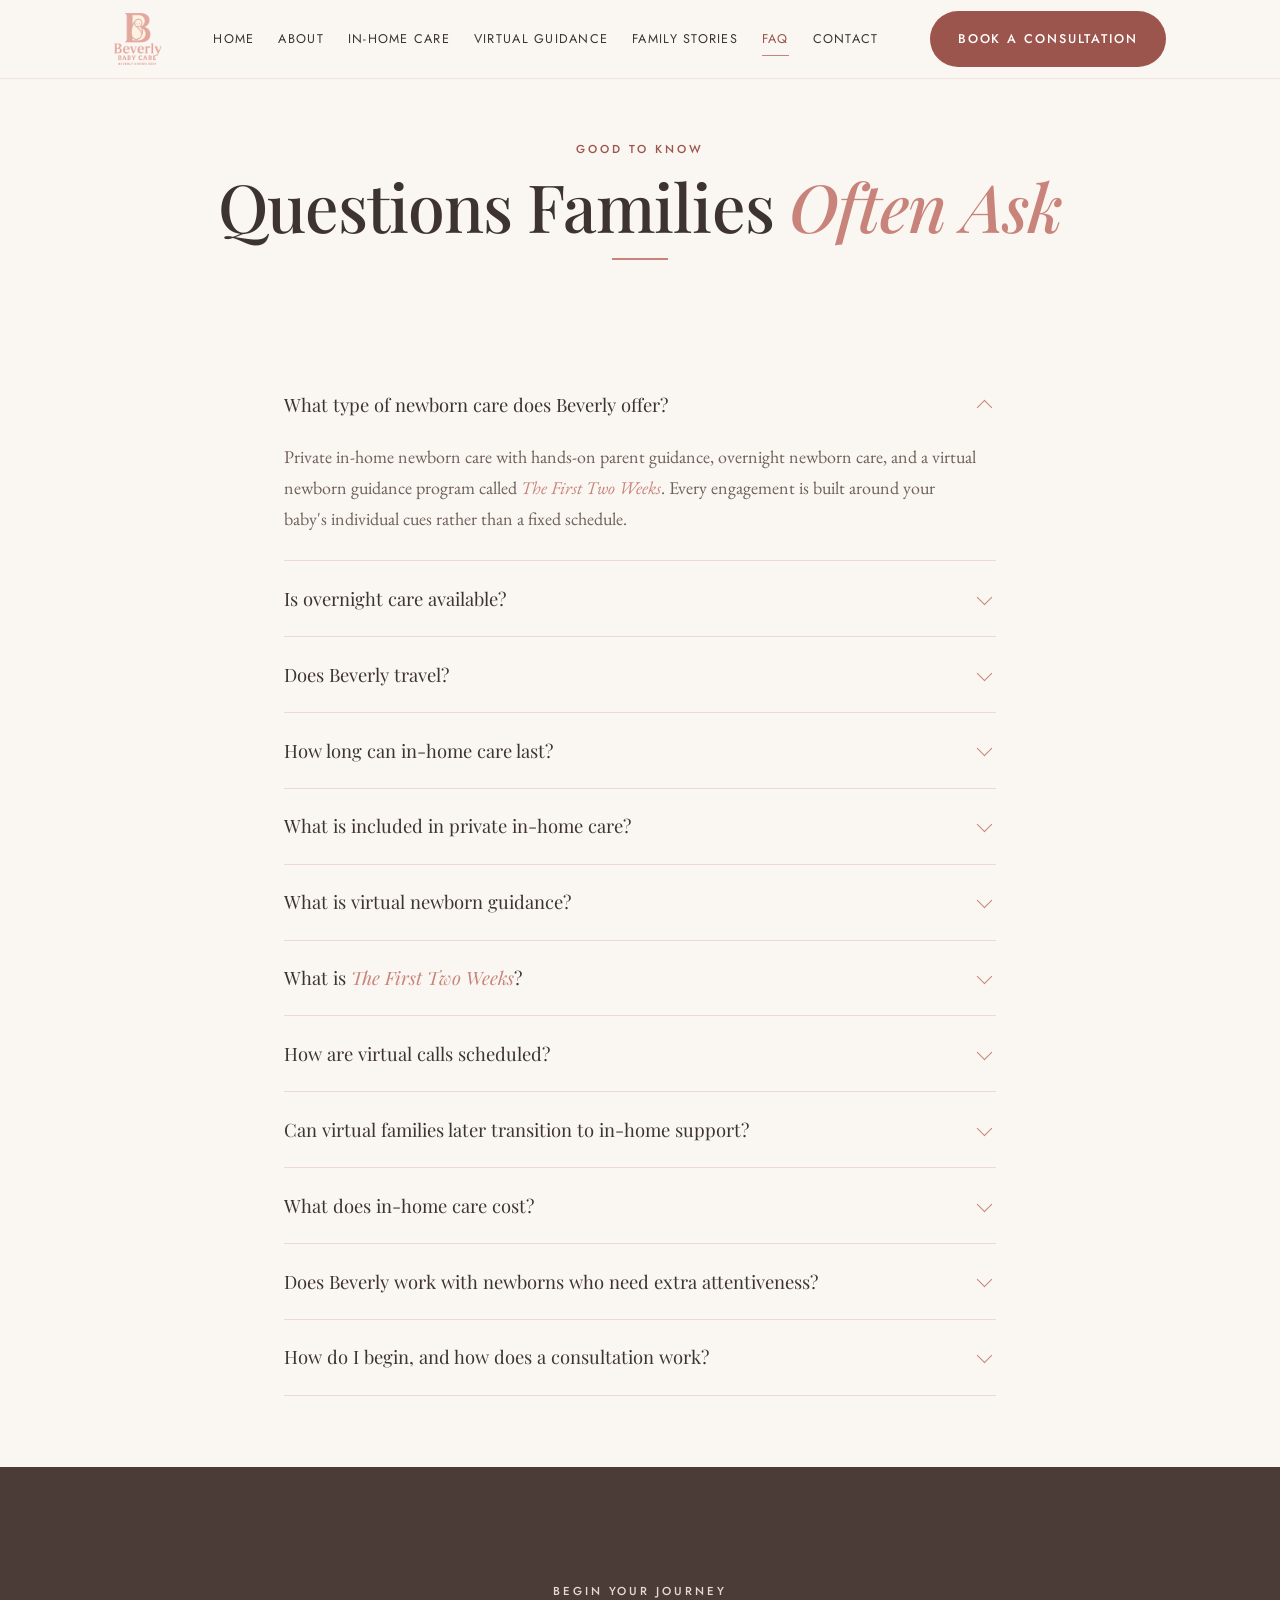
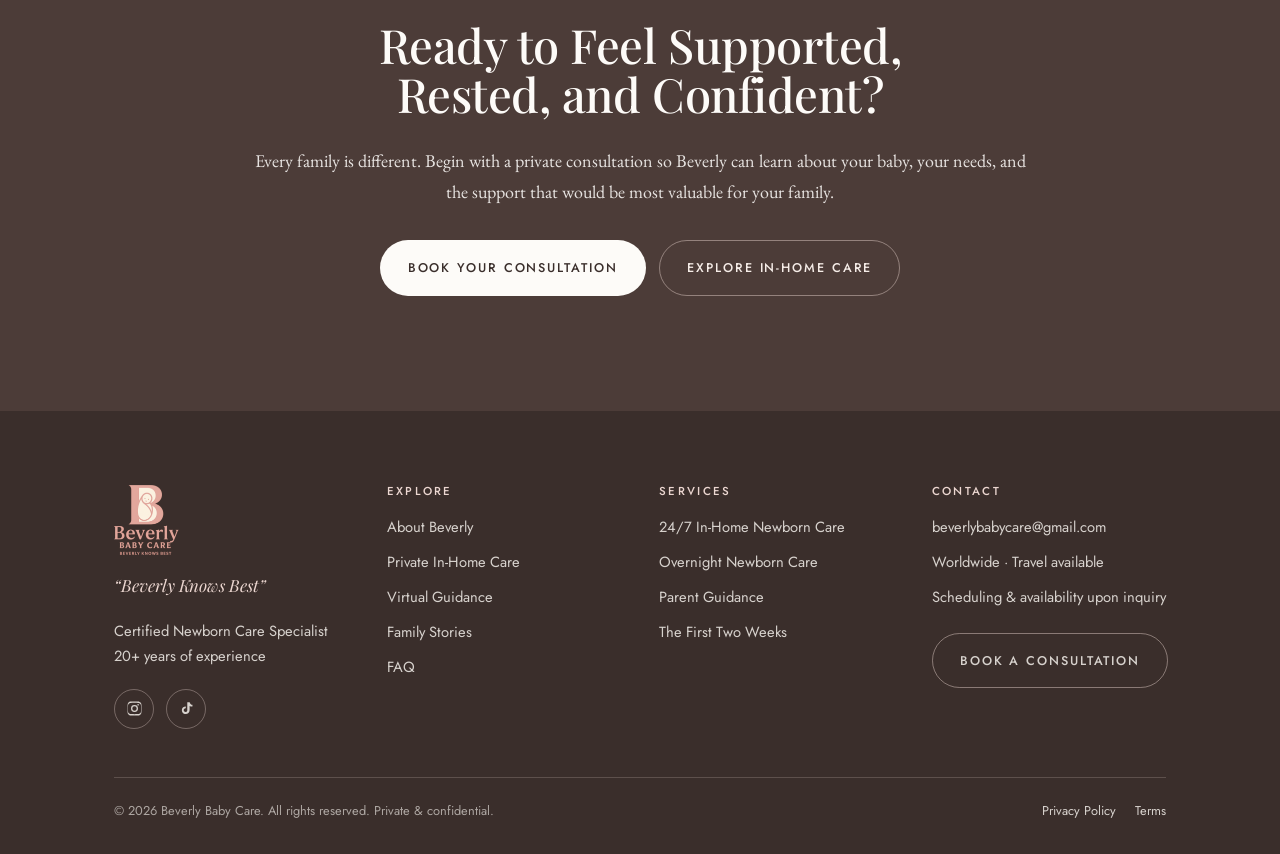
<file: faq.html>
<!DOCTYPE html>
<html lang="en">
<head>
<meta charset="utf-8">
<meta name="viewport" content="width=device-width, initial-scale=1">
<title>Newborn Care FAQ | Beverly Baby Care</title>
<meta name="description" content="Answers about in-home newborn care, overnight care, travel, length of stay, virtual newborn guidance, pricing, and how to begin with Beverly Baby Care.">
<link rel="canonical" href="https://beverlybabycare.com/faq.html">
<meta property="og:type" content="website">
<meta property="og:site_name" content="Beverly Baby Care">
<meta property="og:title" content="Newborn Care FAQ | Beverly Baby Care">
<meta property="og:description" content="Answers about in-home newborn care, overnight care, travel, length of stay, virtual newborn guidance, pricing, and how to begin with Beverly Baby Care.">
<meta property="og:image" content="assets/beverly-newborn.jpg">
<meta name="twitter:card" content="summary_large_image">
<link rel="icon" href="assets/logo.png">
<link rel="preconnect" href="https://fonts.googleapis.com">
<link rel="preconnect" href="https://fonts.gstatic.com" crossorigin>
<link href="https://fonts.googleapis.com/css2?family=EB+Garamond:ital,wght@0,400;0,500;1,400&family=Jost:wght@300;400;500&family=Playfair+Display:ital,wght@0,400;0,500;1,400;1,500&display=swap" rel="stylesheet">
<link rel="stylesheet" href="css/style.css">
<script type="application/ld+json">{
  "@context":"https://schema.org",
  "@type":"ProfessionalService",
  "name":"Beverly Baby Care",
  "slogan":"Beverly Knows Best",
  "description":"Private in-home newborn care, overnight support, hands-on parent guidance and virtual newborn guidance with Beverly, a certified newborn care specialist with more than 20 years of experience.",
  "email":"beverlybabycare@gmail.com",
  "url":"https://beverlybabycare.com/",
  "areaServed":"Worldwide",
  "founder":{"@type":"Person","name":"Beverly","jobTitle":"Certified Newborn Care Specialist"},
  "sameAs":["https://www.instagram.com/beverlybabycare/","https://www.tiktok.com/@beverlybabycare26"]
}</script>
</head>
<body>
<a class="skip" href="#main">Skip to content</a>
<header class="site-header">
  <div class="wrap header-inner">
    <a class="brand" href="index.html">
      <img src="assets/logo.png" alt="Beverly Baby Care" width="520" height="520">
    </a>
    <nav class="nav" aria-label="Primary"><a href="index.html">Home</a><a href="about.html">About</a><a href="in-home-care.html">In-Home Care</a><a href="virtual-guidance.html">Virtual Guidance</a><a href="testimonials.html">Family Stories</a><a href="faq.html" aria-current="page">FAQ</a><a href="contact.html">Contact</a></nav>
    <a class="btn btn--primary header-cta" href="contact.html">Book a Consultation</a>
    <button class="menu-toggle" type="button" aria-expanded="false" aria-controls="mobile-nav" aria-label="Open menu">
      <span></span><span></span><span></span>
    </button>
  </div>
  <div class="mobile-nav" id="mobile-nav">
    <ul><li><a href="index.html">Home</a></li><li><a href="about.html">About</a></li><li><a href="in-home-care.html">In-Home Care</a></li><li><a href="virtual-guidance.html">Virtual Guidance</a></li><li><a href="testimonials.html">Family Stories</a></li><li><a href="faq.html" aria-current="page">FAQ</a></li><li><a href="contact.html">Contact</a></li></ul>
    <div class="wrap"><a class="btn btn--primary" href="contact.html">Book a Consultation</a></div>
  </div>
</header>
<main id="main">

<section class="section section--head">
  <div class="wrap">
    <div class="page-head reveal">
      <p class="eyebrow">Good to know</p>
      <h1>Questions Families <em>Often Ask</em></h1>
      <hr class="rule">
    </div>
  </div>
</section>

<section class="section section--tight">
  <div class="wrap faq reveal">
    <details open><summary>What type of newborn care does Beverly offer?</summary><div class="faq__body"><p>Private in-home newborn care with hands-on parent guidance, overnight newborn care, and a virtual newborn guidance program called <em>The First Two Weeks</em>. Every engagement is built around your baby's individual cues rather than a fixed schedule.</p></div></details>
    <details><summary>Is overnight care available?</summary><div class="faq__body"><p>Yes. Overnight care is included in the 24/7 in-home program, and it is also offered on its own as a 12-hour overnight shift.</p></div></details>
    <details><summary>Does Beverly travel?</summary><div class="faq__body"><p>Yes. The service area is worldwide, with travel available. Availability is confirmed on inquiry.</p></div></details>
    <details><summary>How long can in-home care last?</summary><div class="faq__body"><p>Families begin with a few days, one week, several weeks, or three months. Three months is often the ideal window, as it allows Beverly to guide families through the most important early developmental phases and establish sleep foundations naturally over time.</p></div></details>
    <details><summary>What is included in private in-home care?</summary><div class="faq__body"><p>An intensive schedule of 20 hours on with a four-hour daytime break: newborn care day and night, hands-on training for both parents, and the daily baby essentials &mdash; cleaning bottles, sanitizing pump parts, baby laundry, organizing feeding supplies, preparing baby essentials, and maintaining routines.</p></div></details>
    <details><summary>What is virtual newborn guidance?</summary><div class="faq__body"><p>It is Beverly's expertise delivered remotely, for families who want expert support without full-time care in the home &mdash; scheduled FaceTime consultations plus direct access by text and phone.</p></div></details>
    <details><summary>What is <em>The First Two Weeks</em>?</summary><div class="faq__body"><p>A two-week virtual program: a one-hour pre-birth preparation consultation, a one-hour newborn arrival consultation, and 14 days of direct access to Beverly by text, phone, and FaceTime. The Premium package adds the full video tutorial library for the first two weeks of life.</p></div></details>
    <details><summary>How are virtual calls scheduled?</summary><div class="faq__body"><p>Because Beverly is often working with an in-home family around the clock, calls and FaceTimes are scheduled by text first so she can coordinate a time and give each family undivided attention.</p></div></details>
    <details><summary>Can virtual families later transition to in-home support?</summary><div class="faq__body"><p>Yes. The virtual program is designed as both immediate support and a pathway to in-person care. Families who book in-person care after completing the virtual program receive 5% off their in-person booking.</p></div></details>
    <details><summary>What does in-home care cost?</summary><div class="faq__body"><p>24/7 services are $23 per hour for 20 hours. Night services are $35 per hour for a 12-hour overnight shift. The virtual program is $750 for the Essential package and $1,000 for the Premium package. Customized scheduling and availability are confirmed upon inquiry.</p></div></details>
    <details><summary>Does Beverly work with newborns who need extra attentiveness?</summary><div class="faq__body"><p>Her experience extends to newborns requiring a higher level of attentiveness, including liver-related concerns, heart conditions, pyloric stenosis, feeding challenges, reflux, weight-gain concerns, and post-hospital recovery. This is non-medical newborn care and parent support &mdash; it does not replace your pediatrician, physician, nurse, or hospital, and it is not medical advice.</p></div></details>
    <details><summary>How do I begin, and how does a consultation work?</summary><div class="faq__body"><p>Send a consultation request with your due date or your baby's date of birth, your location, and the support you're considering. Beverly will learn about your family and baby's timeline, then recommend the service and level of support that fits &mdash; before anything is booked.</p></div></details>
  </div>
</section>

<section class="section cta-band  reveal">
  <div class="wrap">
    <p class="eyebrow">Begin your journey</p>
    <h2>Ready to Feel Supported,<br>Rested, and Confident?</h2>
    <p>Every family is different. Begin with a private consultation so Beverly can learn about your baby, your needs, and the support that would be most valuable for your family.</p>
    <div class="btn-row"><a class="btn btn--cream" href="contact.html">Book Your Consultation</a><a class="btn btn--onDark" href="in-home-care.html">Explore In-Home Care</a></div>
  </div>
</section>

</main>
<footer class="site-footer">
  <div class="wrap">
    <div class="footer-grid">
      <div>
        <img class="mark" src="assets/logo.png" alt="Beverly Baby Care" width="520" height="520">
        <p class="tagline">&ldquo;Beverly Knows Best&rdquo;</p>
        <p>Certified Newborn Care Specialist<br>20+ years of experience</p>
        <div class="socials">
          <a href="https://www.instagram.com/beverlybabycare/" aria-label="Beverly Baby Care on Instagram" rel="noopener" target="_blank">
            <svg viewBox="0 0 24 24" aria-hidden="true"><path d="M12 2.2c3.2 0 3.6 0 4.9.07 1.2.05 1.8.25 2.2.42.6.22 1 .48 1.4.9.4.4.7.8.9 1.4.2.4.4 1 .4 2.2.1 1.3.1 1.7.1 4.9s0 3.6-.1 4.9c0 1.2-.2 1.8-.4 2.2a3.8 3.8 0 0 1-.9 1.4c-.4.4-.8.7-1.4.9-.4.2-1 .4-2.2.4-1.3.1-1.7.1-4.9.1s-3.6 0-4.9-.1c-1.2 0-1.8-.2-2.2-.4a3.8 3.8 0 0 1-1.4-.9 3.8 3.8 0 0 1-.9-1.4c-.2-.4-.4-1-.4-2.2C2.2 15.6 2.2 15.2 2.2 12s0-3.6.1-4.9c0-1.2.2-1.8.4-2.2.2-.6.5-1 .9-1.4.4-.4.8-.7 1.4-.9.4-.2 1-.4 2.2-.4C8.4 2.2 8.8 2.2 12 2.2Zm0 1.8c-3.1 0-3.5 0-4.7.07-1.1.05-1.7.24-2.1.4-.5.2-.9.44-1.2.78-.3.34-.6.7-.8 1.2-.2.4-.3 1-.4 2.1C2.7 9.7 2.7 10.1 2.7 12s0 2.3.1 3.4c.1 1.1.2 1.7.4 2.1.2.5.5.9.8 1.2.3.3.7.6 1.2.8.4.2 1 .3 2.1.4 1.2.06 1.6.07 4.7.07s3.5 0 4.7-.07c1.1-.1 1.7-.2 2.1-.4a3 3 0 0 0 1.2-.8c.3-.3.6-.7.8-1.2.2-.4.3-1 .4-2.1.06-1.1.07-1.5.07-3.4s0-2.3-.07-3.4c-.1-1.1-.2-1.7-.4-2.1a3 3 0 0 0-.8-1.2 3 3 0 0 0-1.2-.8c-.4-.2-1-.3-2.1-.4C15.5 4 15.1 4 12 4Zm0 3.1a4.9 4.9 0 1 1 0 9.8 4.9 4.9 0 0 1 0-9.8Zm0 1.8a3.1 3.1 0 1 0 0 6.2 3.1 3.1 0 0 0 0-6.2Zm5.1-.9a1.1 1.1 0 1 1 0-2.3 1.1 1.1 0 0 1 0 2.3Z"/></svg>
          </a>
          <a href="https://www.tiktok.com/@beverlybabycare26" aria-label="Beverly Baby Care on TikTok" rel="noopener" target="_blank">
            <svg viewBox="0 0 24 24" aria-hidden="true"><path d="M16.5 3c.4 2.1 1.7 3.6 3.9 3.8v2.5c-1.4.1-2.7-.3-4-1v5.9c0 4.6-4.4 6.9-8 5.1-2.4-1.2-3.4-3.9-2.8-6.3.6-2.3 2.7-3.9 5.4-3.8v2.6c-.4.1-.8.1-1.2.3-1.2.4-1.9 1.5-1.7 2.8.2 1.2 1.2 2 2.5 2 1.4 0 2.5-1 2.5-2.5V3h3.4Z"/></svg>
          </a>
        </div>
      </div>
      <div>
        <h4>Explore</h4>
        <ul>
          <li><a href="about.html">About Beverly</a></li>
          <li><a href="in-home-care.html">Private In-Home Care</a></li>
          <li><a href="virtual-guidance.html">Virtual Guidance</a></li>
          <li><a href="testimonials.html">Family Stories</a></li>
          <li><a href="faq.html">FAQ</a></li>
        </ul>
      </div>
      <div>
        <h4>Services</h4>
        <ul>
          <li><a href="in-home-care.html">24/7 In-Home Newborn Care</a></li>
          <li><a href="in-home-care.html#overnight">Overnight Newborn Care</a></li>
          <li><a href="in-home-care.html#guidance">Parent Guidance</a></li>
          <li><a href="virtual-guidance.html">The First Two Weeks</a></li>
        </ul>
      </div>
      <div>
        <h4>Contact</h4>
        <ul>
          <li><a href="mailto:beverlybabycare@gmail.com">beverlybabycare@gmail.com</a></li>
          <li>Worldwide &middot; Travel available</li>
          <li>Scheduling &amp; availability upon inquiry</li>
        </ul>
        <a class="btn btn--onDark" href="contact.html" style="margin-top:1.4rem">Book a Consultation</a>
      </div>
    </div>
    <div class="footer-bottom">
      <p style="margin:0">&copy; 2026 Beverly Baby Care. All rights reserved. Private &amp; confidential.</p>
      <ul><li><a href="privacy.html">Privacy Policy</a></li><li><a href="terms.html">Terms</a></li></ul>
    </div>
  </div>
</footer>
<div class="mobile-cta"><a class="btn btn--primary" href="contact.html">Book a Consultation</a></div>
<script src="js/site.js" defer></script>
</body>
</html>
</file>
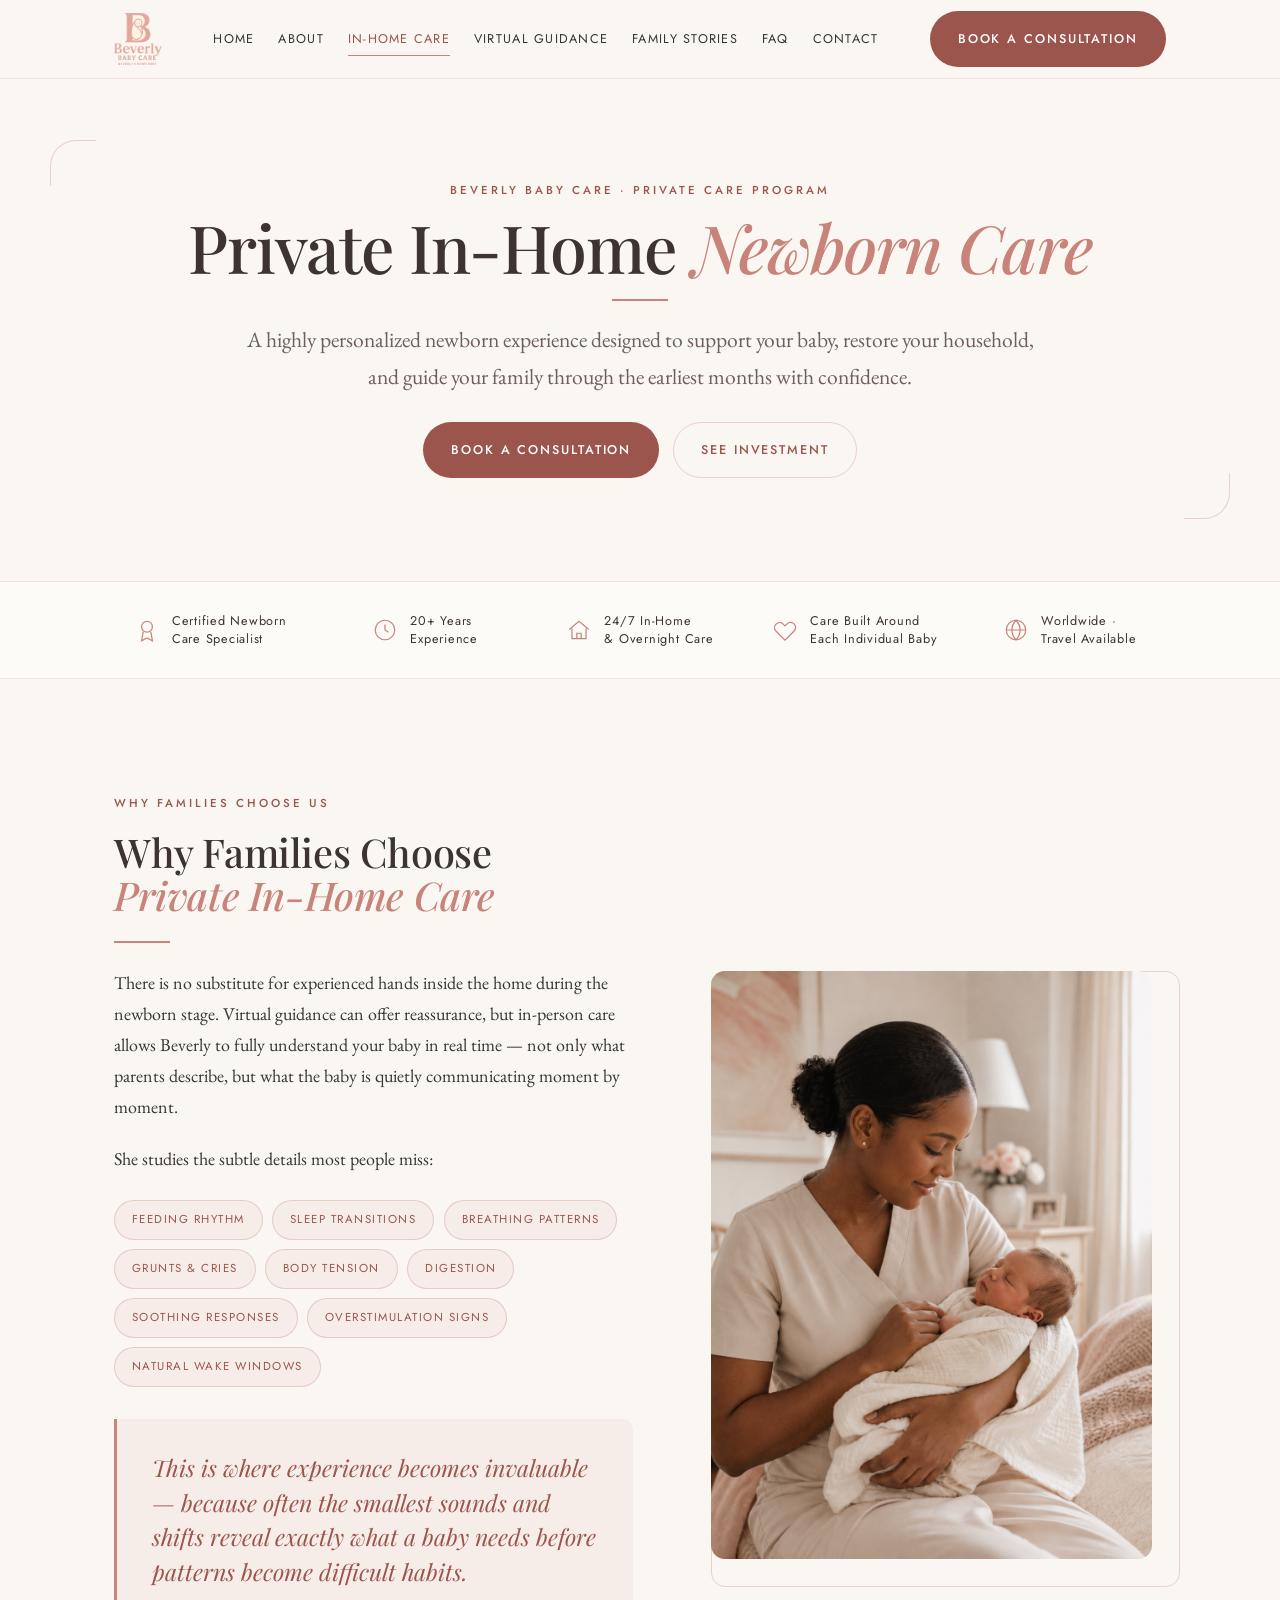
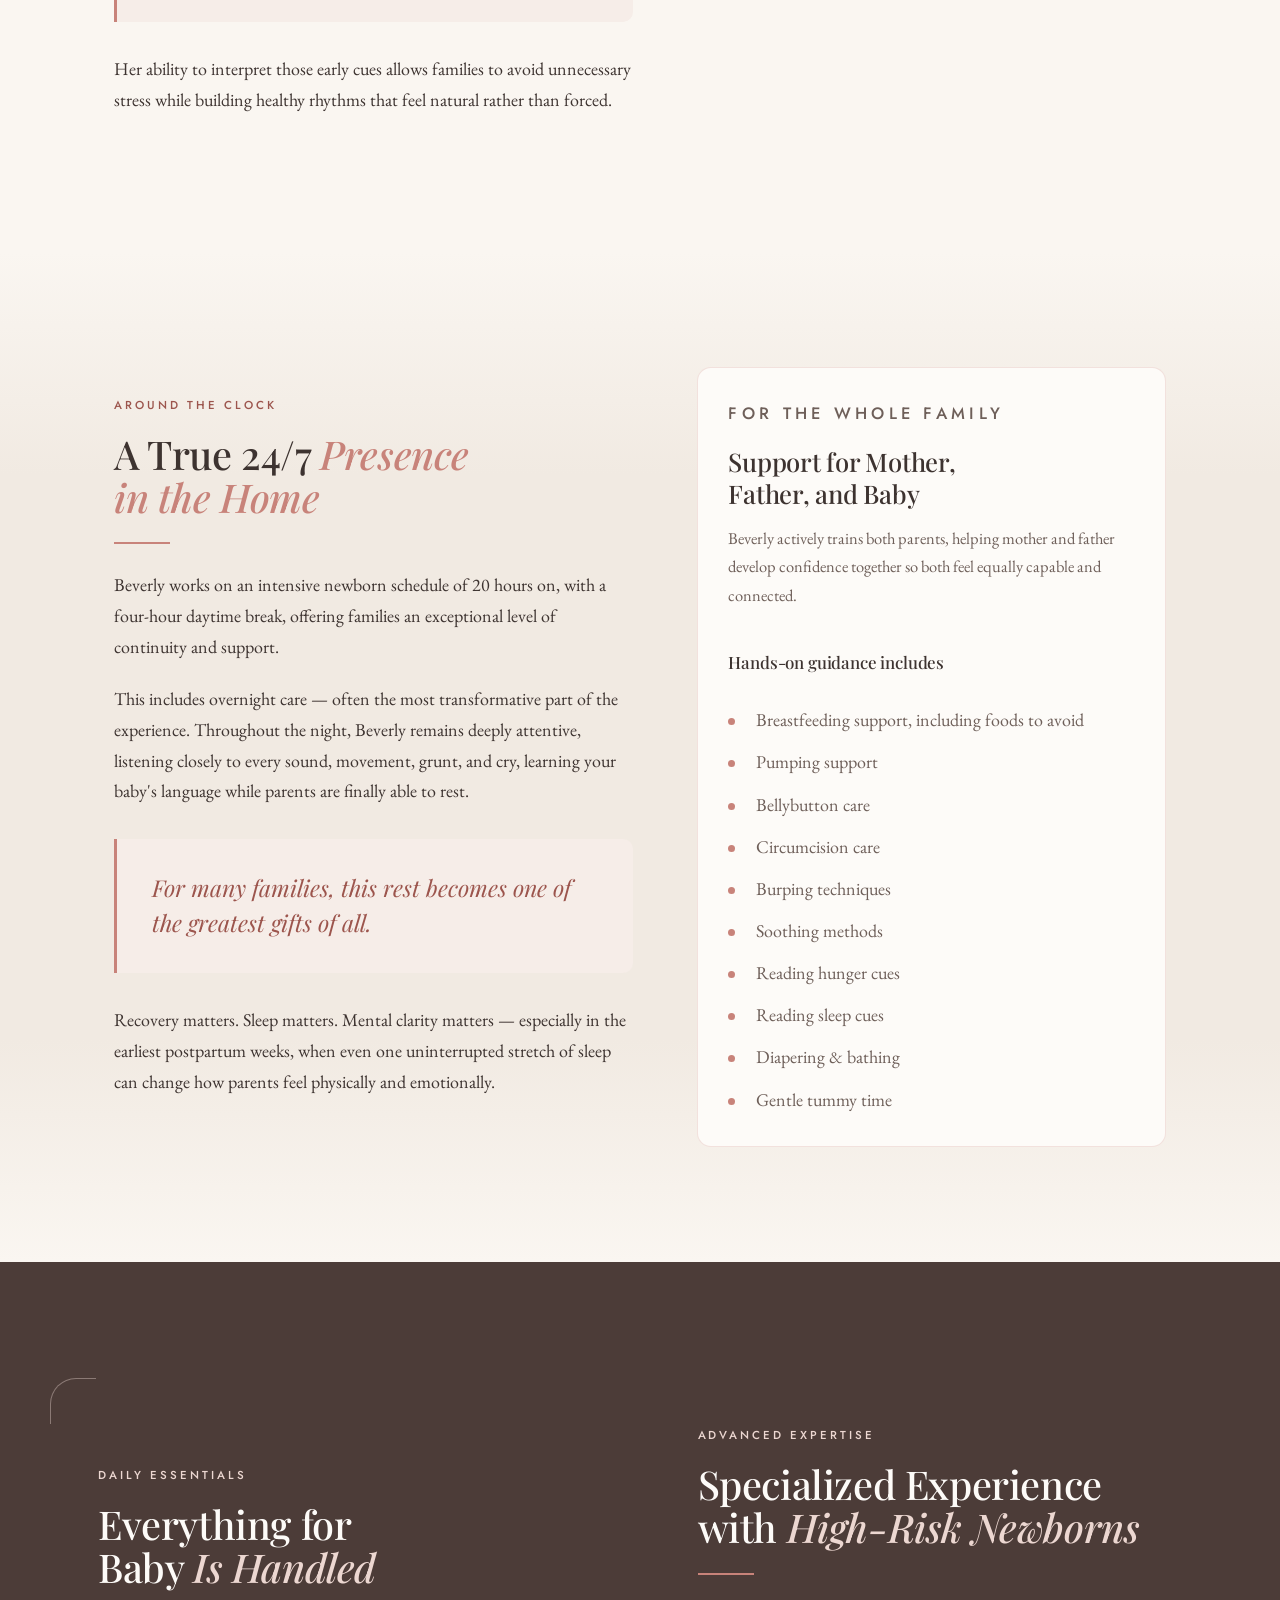
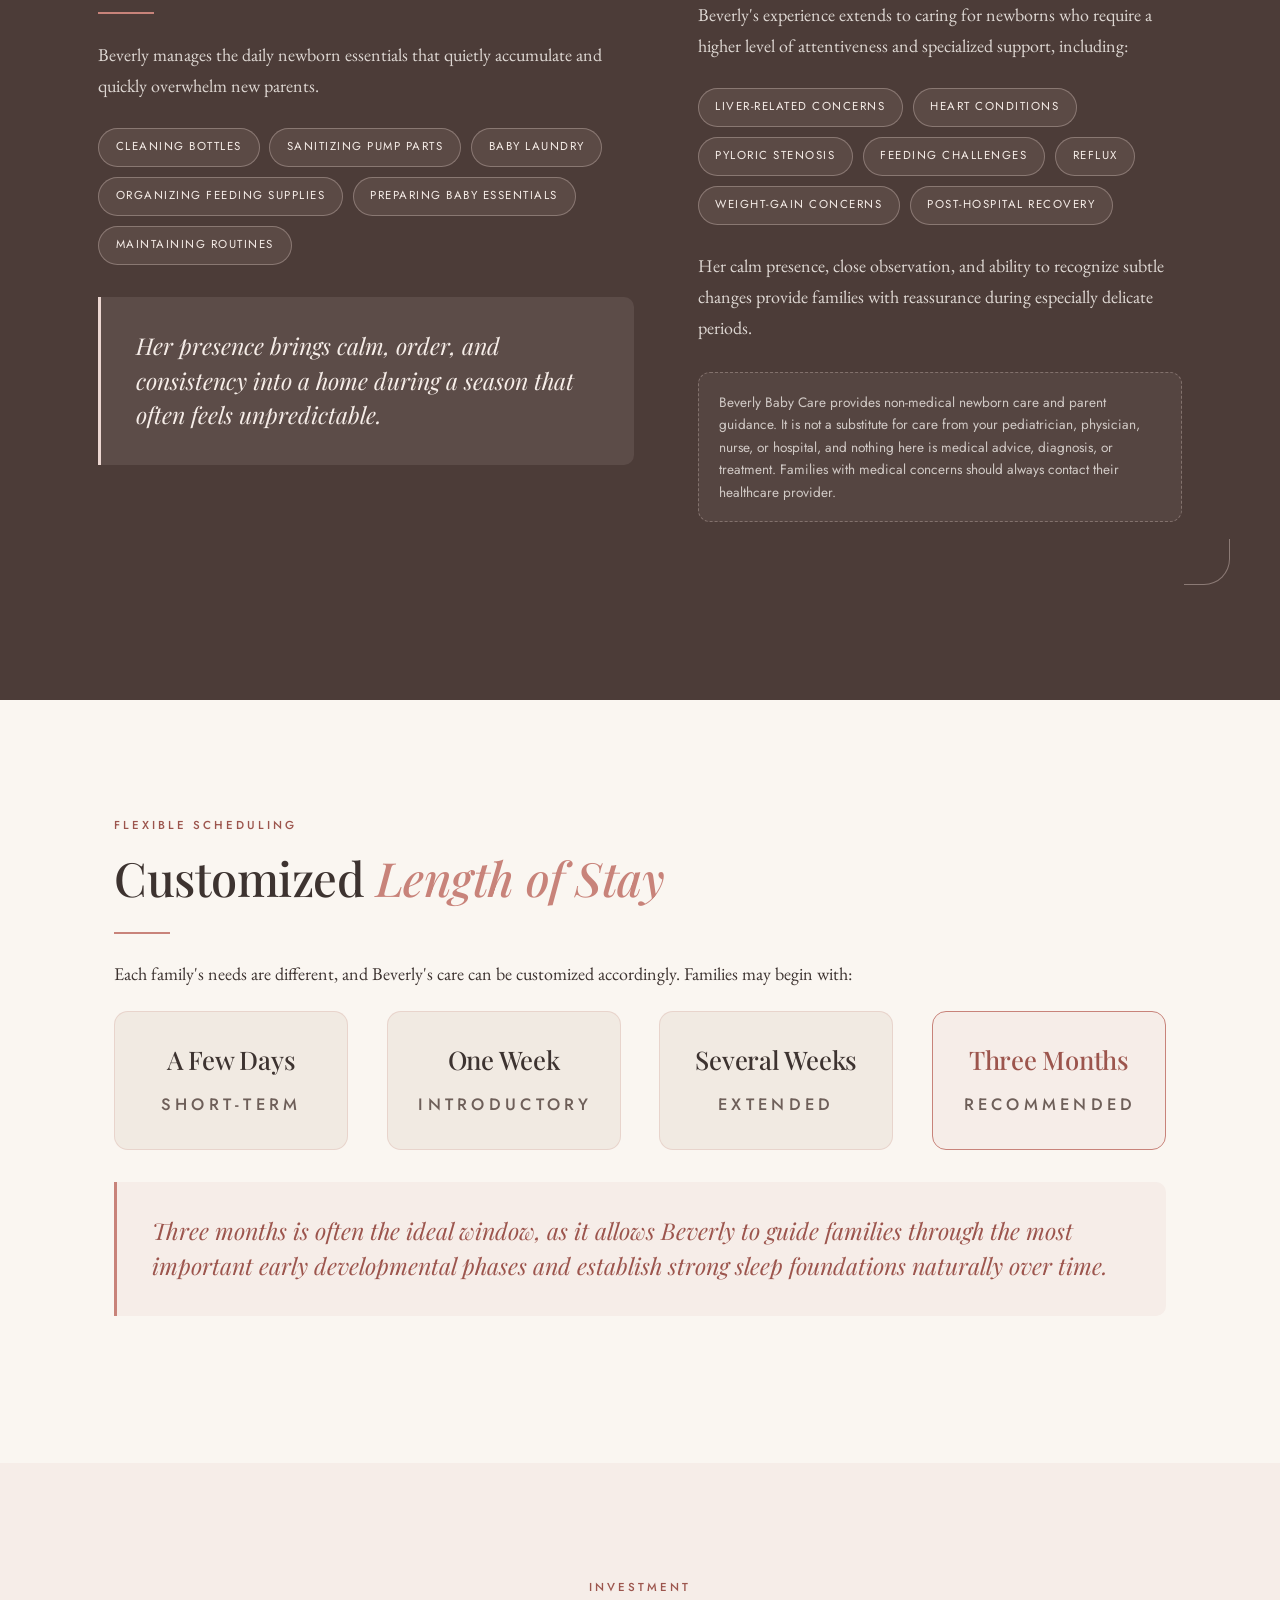
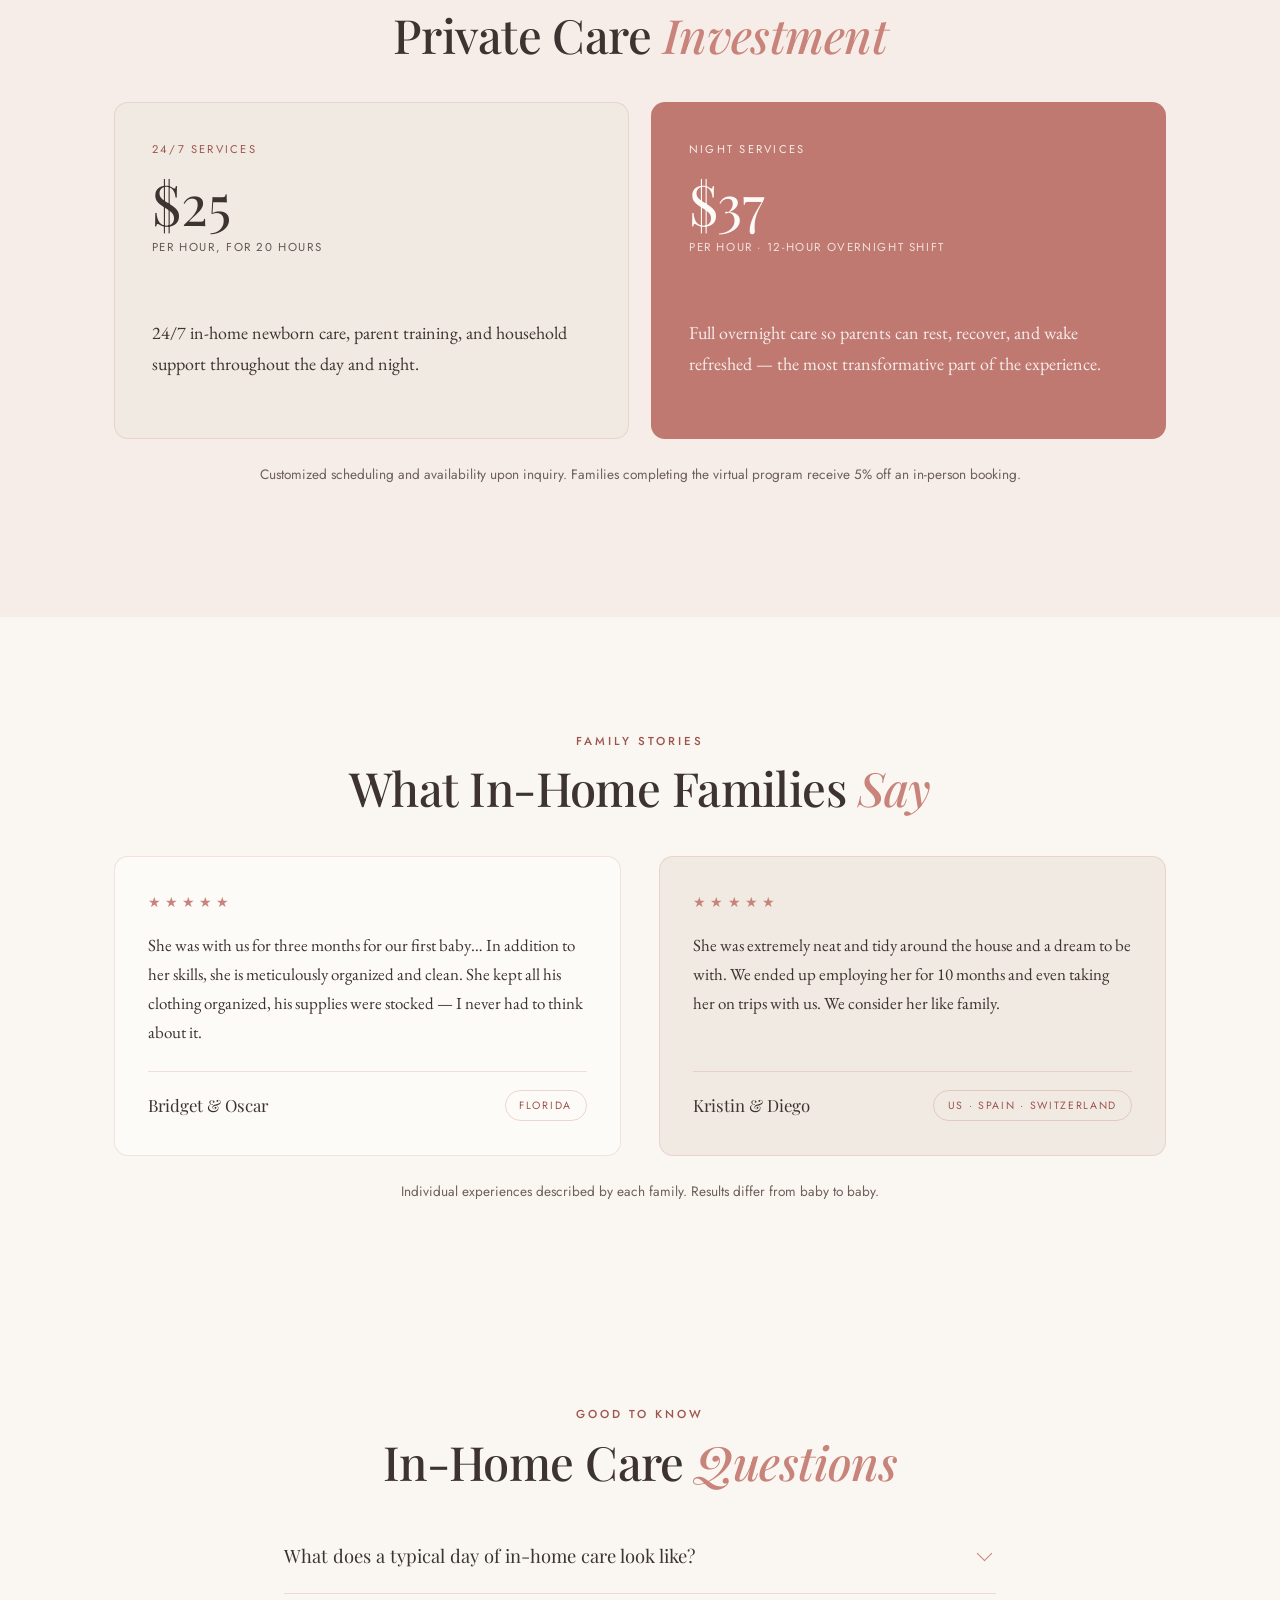
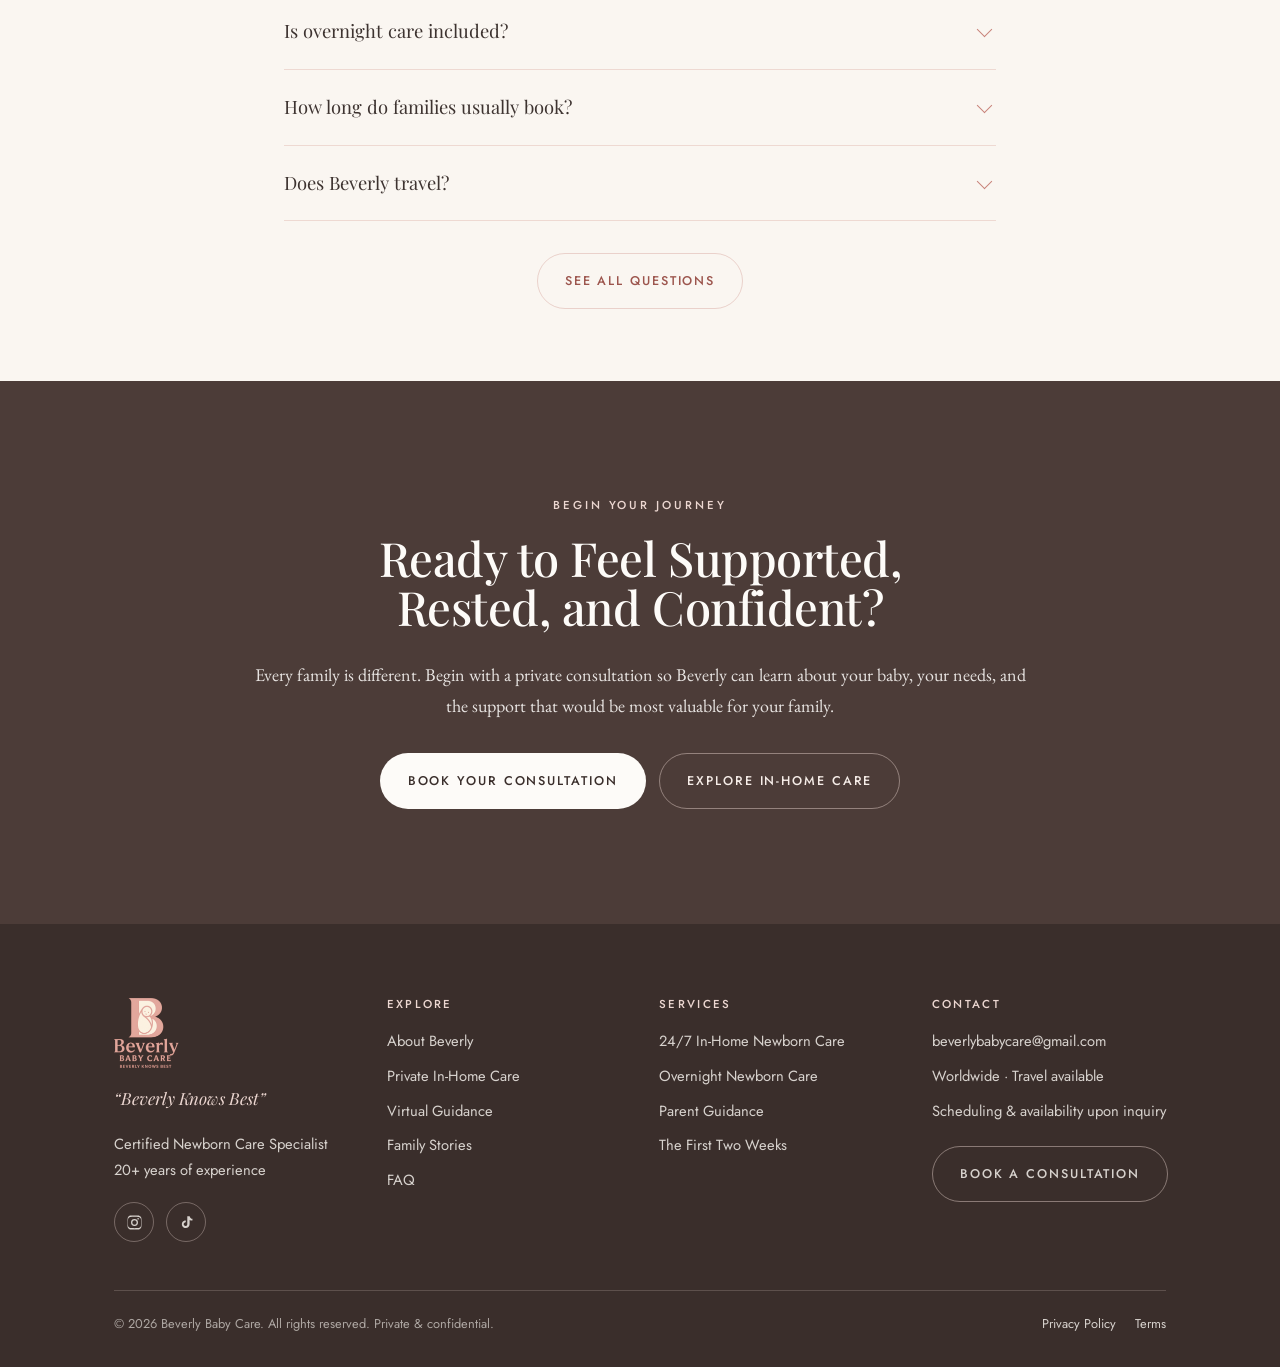
<file: in-home-care.html>
<!DOCTYPE html>
<html lang="en">
<head>
<meta charset="utf-8">
<meta name="viewport" content="width=device-width, initial-scale=1">
<title>Private In-Home Newborn Care &amp; Overnight Care | Beverly Baby Care</title>
<meta name="description" content="24/7 private in-home newborn care and overnight newborn care with parent training, daily baby essentials, flexible length of stay, and transparent hourly rates.">
<link rel="canonical" href="https://beverlybabycare.com/in-home-care.html">
<meta property="og:type" content="website">
<meta property="og:site_name" content="Beverly Baby Care">
<meta property="og:title" content="Private In-Home Newborn Care &amp; Overnight Care | Beverly Baby Care">
<meta property="og:description" content="24/7 private in-home newborn care and overnight newborn care with parent training, daily baby essentials, flexible length of stay, and transparent hourly rates.">
<meta property="og:image" content="assets/beverly-newborn.jpg">
<meta name="twitter:card" content="summary_large_image">
<link rel="icon" href="assets/logo.png">
<link rel="preconnect" href="https://fonts.googleapis.com">
<link rel="preconnect" href="https://fonts.gstatic.com" crossorigin>
<link href="https://fonts.googleapis.com/css2?family=EB+Garamond:ital,wght@0,400;0,500;1,400&family=Jost:wght@300;400;500&family=Playfair+Display:ital,wght@0,400;0,500;1,400;1,500&display=swap" rel="stylesheet">
<link rel="stylesheet" href="css/style.css">
<script type="application/ld+json">{
  "@context":"https://schema.org",
  "@type":"ProfessionalService",
  "name":"Beverly Baby Care",
  "slogan":"Beverly Knows Best",
  "description":"Private in-home newborn care, overnight support, hands-on parent guidance and virtual newborn guidance with Beverly, a certified newborn care specialist with more than 20 years of experience.",
  "email":"beverlybabycare@gmail.com",
  "url":"https://beverlybabycare.com/",
  "areaServed":"Worldwide",
  "founder":{"@type":"Person","name":"Beverly","jobTitle":"Certified Newborn Care Specialist"},
  "sameAs":["https://www.instagram.com/beverlybabycare/","https://www.tiktok.com/@beverlybabycare26"]
}</script>
</head>
<body>
<a class="skip" href="#main">Skip to content</a>
<header class="site-header">
  <div class="wrap header-inner">
    <a class="brand" href="index.html">
      <img src="assets/logo.png" alt="Beverly Baby Care" width="520" height="520">
    </a>
    <nav class="nav" aria-label="Primary"><a href="index.html">Home</a><a href="about.html">About</a><a href="in-home-care.html" aria-current="page">In-Home Care</a><a href="virtual-guidance.html">Virtual Guidance</a><a href="testimonials.html">Family Stories</a><a href="faq.html">FAQ</a><a href="contact.html">Contact</a></nav>
    <a class="btn btn--primary header-cta" href="contact.html">Book a Consultation</a>
    <button class="menu-toggle" type="button" aria-expanded="false" aria-controls="mobile-nav" aria-label="Open menu">
      <span></span><span></span><span></span>
    </button>
  </div>
  <div class="mobile-nav" id="mobile-nav">
    <ul><li><a href="index.html">Home</a></li><li><a href="about.html">About</a></li><li><a href="in-home-care.html" aria-current="page">In-Home Care</a></li><li><a href="virtual-guidance.html">Virtual Guidance</a></li><li><a href="testimonials.html">Family Stories</a></li><li><a href="faq.html">FAQ</a></li><li><a href="contact.html">Contact</a></li></ul>
    <div class="wrap"><a class="btn btn--primary" href="contact.html">Book a Consultation</a></div>
  </div>
</header>
<main id="main">

<section class="section section--head">
  <div class="wrap framed">
    <div class="page-head page-head--wide reveal">
      <p class="eyebrow">Beverly Baby Care &middot; Private care program</p>
      <h1>Private In-Home <em>Newborn Care</em></h1>
      <hr class="rule">
      <p class="lede">A highly personalized newborn experience designed to support your baby, restore your household, and guide your family through the earliest months with confidence.</p>
      <div class="btn-row"><a class="btn btn--primary" href="contact.html">Book a Consultation</a><a class="btn btn--ghost" href="#investment">See Investment</a></div>
    </div>
  </div>
</section>

<section class="trust">
  <div class="wrap">
    <ul>
      <li><svg viewBox="0 0 24 24" aria-hidden="true"><circle cx="12" cy="9" r="5"/><path d="M8.5 13.5 7 22l5-2.6L17 22l-1.5-8.5"/></svg><span>Certified Newborn<br>Care Specialist</span></li>
      <li><svg viewBox="0 0 24 24" aria-hidden="true"><circle cx="12" cy="12" r="9"/><path d="M12 7v5l3.2 2"/></svg><span>20+ Years<br>Experience</span></li>
      <li><svg viewBox="0 0 24 24" aria-hidden="true"><path d="M3 11.5 12 4l9 7.5"/><path d="M5.5 10.5V20h13v-9.5"/><path d="M10 20v-5h4v5"/></svg><span>24/7 In-Home<br>&amp; Overnight Care</span></li>
      <li><svg viewBox="0 0 24 24" aria-hidden="true"><path d="M20.4 6.4a4.6 4.6 0 0 0-6.5 0L12 8.3l-1.9-1.9a4.6 4.6 0 0 0-6.5 6.5l8.4 8.4 8.4-8.4a4.6 4.6 0 0 0 0-6.5Z"/></svg><span>Care Built Around<br>Each Individual Baby</span></li>
      <li><svg viewBox="0 0 24 24" aria-hidden="true"><circle cx="12" cy="12" r="9"/><path d="M3 12h18M12 3c2.5 2.7 3.8 5.8 3.8 9S14.5 18.3 12 21c-2.5-2.7-3.8-5.8-3.8-9S9.5 5.7 12 3Z"/></svg><span>Worldwide &middot;<br>Travel Available</span></li>
    </ul>
  </div>
</section>

<section class="section">
  <div class="wrap split">
    <div class="reveal">
      <p class="eyebrow">Why families choose us</p>
      <h2>Why Families Choose <em>Private In-Home Care</em></h2>
      <hr class="rule">
      <p>There is no substitute for experienced hands inside the home during the newborn stage. Virtual guidance can offer reassurance, but in-person care allows Beverly to fully understand your baby in real time &mdash; not only what parents describe, but what the baby is quietly communicating moment by moment.</p>
      <p>She studies the subtle details most people miss:</p>
      <ul class="pills">
        <li>Feeding rhythm</li><li>Sleep transitions</li><li>Breathing patterns</li>
        <li>Grunts &amp; cries</li><li>Body tension</li><li>Digestion</li>
        <li>Soothing responses</li><li>Overstimulation signs</li><li>Natural wake windows</li>
      </ul>
      <div class="quote"><p>This is where experience becomes invaluable &mdash; because often the smallest sounds and shifts reveal exactly what a baby needs before patterns become difficult habits.</p></div>
      <p>Her ability to interpret those early cues allows families to avoid unnecessary stress while building healthy rhythms that feel natural rather than forced.</p>
    </div>
    <div class="split__media reveal hero__media inhome-intro-image">
      <picture><source type="image/webp" srcset="assets/in_home.webp 700w, assets/in_home.webp 1100w" sizes="(min-width:900px) 44vw, 92vw"><img src="assets/in_home.jpg" srcset="assets/beverly-newborn-sm.jpg 700w, assets/beverly-newborn.jpg 1100w" sizes="(min-width:900px) 44vw, 92vw" alt="Beverly holding a newborn during an in-home care day" width="1100" height="1673" loading="lazy"></picture>
    </div>
  </div>
</section>

<section class="section section--taupe" id="overnight">
  <div class="wrap split">
    <div class="reveal">
      <p class="eyebrow">Around the clock</p>
      <h2>A True 24/7 <em>Presence in the Home</em></h2>
      <hr class="rule">
      <p>Beverly works on an intensive newborn schedule of 20 hours on, with a four-hour daytime break, offering families an exceptional level of continuity and support.</p>
      <p>This includes overnight care &mdash; often the most transformative part of the experience. Throughout the night, Beverly remains deeply attentive, listening closely to every sound, movement, grunt, and cry, learning your baby's language while parents are finally able to rest.</p>
      <div class="quote"><p>For many families, this rest becomes one of the greatest gifts of all.</p></div>
      <p>Recovery matters. Sleep matters. Mental clarity matters &mdash; especially in the earliest postpartum weeks, when even one uninterrupted stretch of sleep can change how parents feel physically and emotionally.</p>
    </div>
    <div class="reveal" id="guidance">
      <div class="card">
        <p class="eyebrow">For the whole family</p>
        <h3>Support for Mother, Father, and Baby</h3>
        <p>Beverly actively trains both parents, helping mother and father develop confidence together so both feel equally capable and connected.</p>
        <h4 style="margin-top:1.6rem">Hands-on guidance includes</h4>
        <ul class="ticks ticks--2">
          <li>Breastfeeding support, including foods to avoid</li><li>Pumping support</li>
          <li>Bellybutton care</li><li>Circumcision care</li>
          <li>Burping techniques</li><li>Soothing methods</li>
          <li>Reading hunger cues</li><li>Reading sleep cues</li>
          <li>Diapering &amp; bathing</li><li>Gentle tummy time</li>
        </ul>
      </div>
    </div>
  </div>
</section>

<section class="section section--cocoa">
  <div class="wrap framed framed--dark" style="padding:clamp(1.6rem,4vw,3rem)">
    <div class="split">
      <div class="reveal">
        <p class="eyebrow">Daily essentials</p>
        <h2>Everything for Baby <em>Is Handled</em></h2>
        <hr class="rule">
        <p>Beverly manages the daily newborn essentials that quietly accumulate and quickly overwhelm new parents.</p>
        <ul class="pills pills--cocoa">
          <li>Cleaning bottles</li><li>Sanitizing pump parts</li><li>Baby laundry</li>
          <li>Organizing feeding supplies</li><li>Preparing baby essentials</li><li>Maintaining routines</li>
        </ul>
        <div class="quote quote--cocoa"><p>Her presence brings calm, order, and consistency into a home during a season that often feels unpredictable.</p></div>
      </div>
      <div class="reveal">
        <p class="eyebrow">Advanced expertise</p>
        <h2>Specialized Experience with <em>High-Risk Newborns</em></h2>
        <hr class="rule">
        <p>Beverly's experience extends to caring for newborns who require a higher level of attentiveness and specialized support, including:</p>
        <ul class="pills pills--cocoa">
          <li>Liver-related concerns</li><li>Heart conditions</li><li>Pyloric stenosis</li>
          <li>Feeding challenges</li><li>Reflux</li><li>Weight-gain concerns</li><li>Post-hospital recovery</li>
        </ul>
        <p style="margin-top:1.6rem">Her calm presence, close observation, and ability to recognize subtle changes provide families with reassurance during especially delicate periods.</p>
        <p class="disclaimer">Beverly Baby Care provides non-medical newborn care and parent guidance. It is not a substitute for care from your pediatrician, physician, nurse, or hospital, and nothing here is medical advice, diagnosis, or treatment. Families with medical concerns should always contact their healthcare provider.</p>
      </div>
    </div>
  </div>
</section>

<section class="section">
  <div class="wrap">
    <div class="reveal">
      <p class="eyebrow">Flexible scheduling</p>
      <h2>Customized <em>Length of Stay</em></h2>
      <hr class="rule">
      <p>Each family's needs are different, and Beverly's care can be customized accordingly. Families may begin with:</p>
    </div>
    <div class="grid cols-4 reveal">
      <div class="card card--taupe center"><h3>A Few Days</h3><p class="eyebrow" style="margin:0">Short-term</p></div>
      <div class="card card--taupe center"><h3>One Week</h3><p class="eyebrow" style="margin:0">Introductory</p></div>
      <div class="card card--taupe center"><h3>Several Weeks</h3><p class="eyebrow" style="margin:0">Extended</p></div>
      <div class="card center" style="border-color:var(--bbc-rose);background:var(--bbc-blush)"><h3 style="color:var(--bbc-rose-deep)">Three Months</h3><p class="eyebrow" style="margin:0">Recommended</p></div>
    </div>
    <div class="quote reveal"><p>Three months is often the ideal window, as it allows Beverly to guide families through the most important early developmental phases and establish strong sleep foundations naturally over time.</p></div>
  </div>
</section>

<section class="section section--blush" id="investment">
  <div class="wrap">
    <div class="section-head reveal"><p class="eyebrow">Investment</p><h2>Private Care <em>Investment</em></h2></div>
    <div class="price-grid reveal">
      <div class="price">
        <p class="price__label">24/7 services</p>
        <p class="amount">$25<small>Per hour, for 20 hours</small></p>
        <p style="margin-top:1.4rem">24/7 in-home newborn care, parent training, and household support throughout the day and night.</p>
      </div>
      <div class="price price--rose">
        <p class="price__label">Night services</p>
        <p class="amount">$37<small>Per hour &middot; 12-hour overnight shift</small></p>
        <p style="margin-top:1.4rem">Full overnight care so parents can rest, recover, and wake refreshed &mdash; the most transformative part of the experience.</p>
      </div>
    </div>
    <p class="small center" style="margin-top:1.6rem">Customized scheduling and availability upon inquiry. Families completing the virtual program receive 5% off an in-person booking.</p>
  </div>
</section>

<section class="section">
  <div class="wrap">
    <div class="section-head reveal"><p class="eyebrow">Family stories</p><h2>What In-Home Families <em>Say</em></h2></div>
    <div class="grid cols-2 reveal">
      <article class="testimonial">
        <p class="stars" aria-label="Five out of five stars">&#9733;&#9733;&#9733;&#9733;&#9733;</p>
        <blockquote>She was with us for three months for our first baby&hellip; In addition to her skills, she is meticulously organized and clean. She kept all his clothing organized, his supplies were stocked &mdash; I never had to think about it.</blockquote>
        <footer><span class="name">Bridget &amp; Oscar</span><span class="place">Florida</span></footer>
      </article>
      <article class="testimonial testimonial--taupe">
        <p class="stars" aria-label="Five out of five stars">&#9733;&#9733;&#9733;&#9733;&#9733;</p>
        <blockquote>She was extremely neat and tidy around the house and a dream to be with. We ended up employing her for 10 months and even taking her on trips with us. We consider her like family.</blockquote>
        <footer><span class="name">Kristin &amp; Diego</span><span class="place">US &middot; Spain &middot; Switzerland</span></footer>
      </article>
    </div>
    <p class="small center" style="margin-top:1.6rem">Individual experiences described by each family. Results differ from baby to baby.</p>
  </div>
</section>

<section class="section section--tight">
  <div class="wrap faq reveal">
    <div class="section-head"><p class="eyebrow">Good to know</p><h2>In-Home Care <em>Questions</em></h2></div>
    <div style="margin-top:2rem">
      <details><summary>What does a typical day of in-home care look like?</summary><div class="faq__body"><p>Beverly works an intensive newborn schedule of 20 hours on with a four-hour daytime break. That covers newborn care, overnight support, parent training, and the daily baby essentials &mdash; bottles, pump parts, baby laundry, feeding supplies, and routines.</p></div></details>
      <details><summary>Is overnight care included?</summary><div class="faq__body"><p>Yes. Overnight care is part of the 24/7 program, and it is also available on its own as a 12-hour overnight shift.</p></div></details>
      <details><summary>How long do families usually book?</summary><div class="faq__body"><p>Families begin with a few days, one week, several weeks, or three months. Three months is often the ideal window, as it allows Beverly to guide families through the most important early developmental phases.</p></div></details>
      <details><summary>Does Beverly travel?</summary><div class="faq__body"><p>Yes &mdash; service area is worldwide, with travel available. Scheduling and availability are confirmed on inquiry.</p></div></details>
    </div>
    <div class="center"><div class="btn-row" style="justify-content:center"><a class="btn btn--ghost" href="faq.html">See all questions</a></div></div>
  </div>
</section>

<section class="section cta-band  reveal">
  <div class="wrap">
    <p class="eyebrow">Begin your journey</p>
    <h2>Ready to Feel Supported,<br>Rested, and Confident?</h2>
    <p>Every family is different. Begin with a private consultation so Beverly can learn about your baby, your needs, and the support that would be most valuable for your family.</p>
    <div class="btn-row"><a class="btn btn--cream" href="contact.html">Book Your Consultation</a><a class="btn btn--onDark" href="in-home-care.html">Explore In-Home Care</a></div>
  </div>
</section>

</main>
<footer class="site-footer">
  <div class="wrap">
    <div class="footer-grid">
      <div>
        <img class="mark" src="assets/logo.png" alt="Beverly Baby Care" width="520" height="520">
        <p class="tagline">&ldquo;Beverly Knows Best&rdquo;</p>
        <p>Certified Newborn Care Specialist<br>20+ years of experience</p>
        <div class="socials">
          <a href="https://www.instagram.com/beverlybabycare/" aria-label="Beverly Baby Care on Instagram" rel="noopener" target="_blank">
            <svg viewBox="0 0 24 24" aria-hidden="true"><path d="M12 2.2c3.2 0 3.6 0 4.9.07 1.2.05 1.8.25 2.2.42.6.22 1 .48 1.4.9.4.4.7.8.9 1.4.2.4.4 1 .4 2.2.1 1.3.1 1.7.1 4.9s0 3.6-.1 4.9c0 1.2-.2 1.8-.4 2.2a3.8 3.8 0 0 1-.9 1.4c-.4.4-.8.7-1.4.9-.4.2-1 .4-2.2.4-1.3.1-1.7.1-4.9.1s-3.6 0-4.9-.1c-1.2 0-1.8-.2-2.2-.4a3.8 3.8 0 0 1-1.4-.9 3.8 3.8 0 0 1-.9-1.4c-.2-.4-.4-1-.4-2.2C2.2 15.6 2.2 15.2 2.2 12s0-3.6.1-4.9c0-1.2.2-1.8.4-2.2.2-.6.5-1 .9-1.4.4-.4.8-.7 1.4-.9.4-.2 1-.4 2.2-.4C8.4 2.2 8.8 2.2 12 2.2Zm0 1.8c-3.1 0-3.5 0-4.7.07-1.1.05-1.7.24-2.1.4-.5.2-.9.44-1.2.78-.3.34-.6.7-.8 1.2-.2.4-.3 1-.4 2.1C2.7 9.7 2.7 10.1 2.7 12s0 2.3.1 3.4c.1 1.1.2 1.7.4 2.1.2.5.5.9.8 1.2.3.3.7.6 1.2.8.4.2 1 .3 2.1.4 1.2.06 1.6.07 4.7.07s3.5 0 4.7-.07c1.1-.1 1.7-.2 2.1-.4a3 3 0 0 0 1.2-.8c.3-.3.6-.7.8-1.2.2-.4.3-1 .4-2.1.06-1.1.07-1.5.07-3.4s0-2.3-.07-3.4c-.1-1.1-.2-1.7-.4-2.1a3 3 0 0 0-.8-1.2 3 3 0 0 0-1.2-.8c-.4-.2-1-.3-2.1-.4C15.5 4 15.1 4 12 4Zm0 3.1a4.9 4.9 0 1 1 0 9.8 4.9 4.9 0 0 1 0-9.8Zm0 1.8a3.1 3.1 0 1 0 0 6.2 3.1 3.1 0 0 0 0-6.2Zm5.1-.9a1.1 1.1 0 1 1 0-2.3 1.1 1.1 0 0 1 0 2.3Z"/></svg>
          </a>
          <a href="https://www.tiktok.com/@beverlybabycare26" aria-label="Beverly Baby Care on TikTok" rel="noopener" target="_blank">
            <svg viewBox="0 0 24 24" aria-hidden="true"><path d="M16.5 3c.4 2.1 1.7 3.6 3.9 3.8v2.5c-1.4.1-2.7-.3-4-1v5.9c0 4.6-4.4 6.9-8 5.1-2.4-1.2-3.4-3.9-2.8-6.3.6-2.3 2.7-3.9 5.4-3.8v2.6c-.4.1-.8.1-1.2.3-1.2.4-1.9 1.5-1.7 2.8.2 1.2 1.2 2 2.5 2 1.4 0 2.5-1 2.5-2.5V3h3.4Z"/></svg>
          </a>
        </div>
      </div>
      <div>
        <h4>Explore</h4>
        <ul>
          <li><a href="about.html">About Beverly</a></li>
          <li><a href="in-home-care.html">Private In-Home Care</a></li>
          <li><a href="virtual-guidance.html">Virtual Guidance</a></li>
          <li><a href="testimonials.html">Family Stories</a></li>
          <li><a href="faq.html">FAQ</a></li>
        </ul>
      </div>
      <div>
        <h4>Services</h4>
        <ul>
          <li><a href="in-home-care.html">24/7 In-Home Newborn Care</a></li>
          <li><a href="in-home-care.html#overnight">Overnight Newborn Care</a></li>
          <li><a href="in-home-care.html#guidance">Parent Guidance</a></li>
          <li><a href="virtual-guidance.html">The First Two Weeks</a></li>
        </ul>
      </div>
      <div>
        <h4>Contact</h4>
        <ul>
          <li><a href="mailto:beverlybabycare@gmail.com">beverlybabycare@gmail.com</a></li>
          <li>Worldwide &middot; Travel available</li>
          <li>Scheduling &amp; availability upon inquiry</li>
        </ul>
        <a class="btn btn--onDark" href="contact.html" style="margin-top:1.4rem">Book a Consultation</a>
      </div>
    </div>
    <div class="footer-bottom">
      <p style="margin:0">&copy; 2026 Beverly Baby Care. All rights reserved. Private &amp; confidential.</p>
      <ul><li><a href="privacy.html">Privacy Policy</a></li><li><a href="terms.html">Terms</a></li></ul>
    </div>
  </div>
</footer>
<div class="mobile-cta"><a class="btn btn--primary" href="contact.html">Book a Consultation</a></div>
<script src="js/site.js" defer></script>
</body>
</html>
</file>
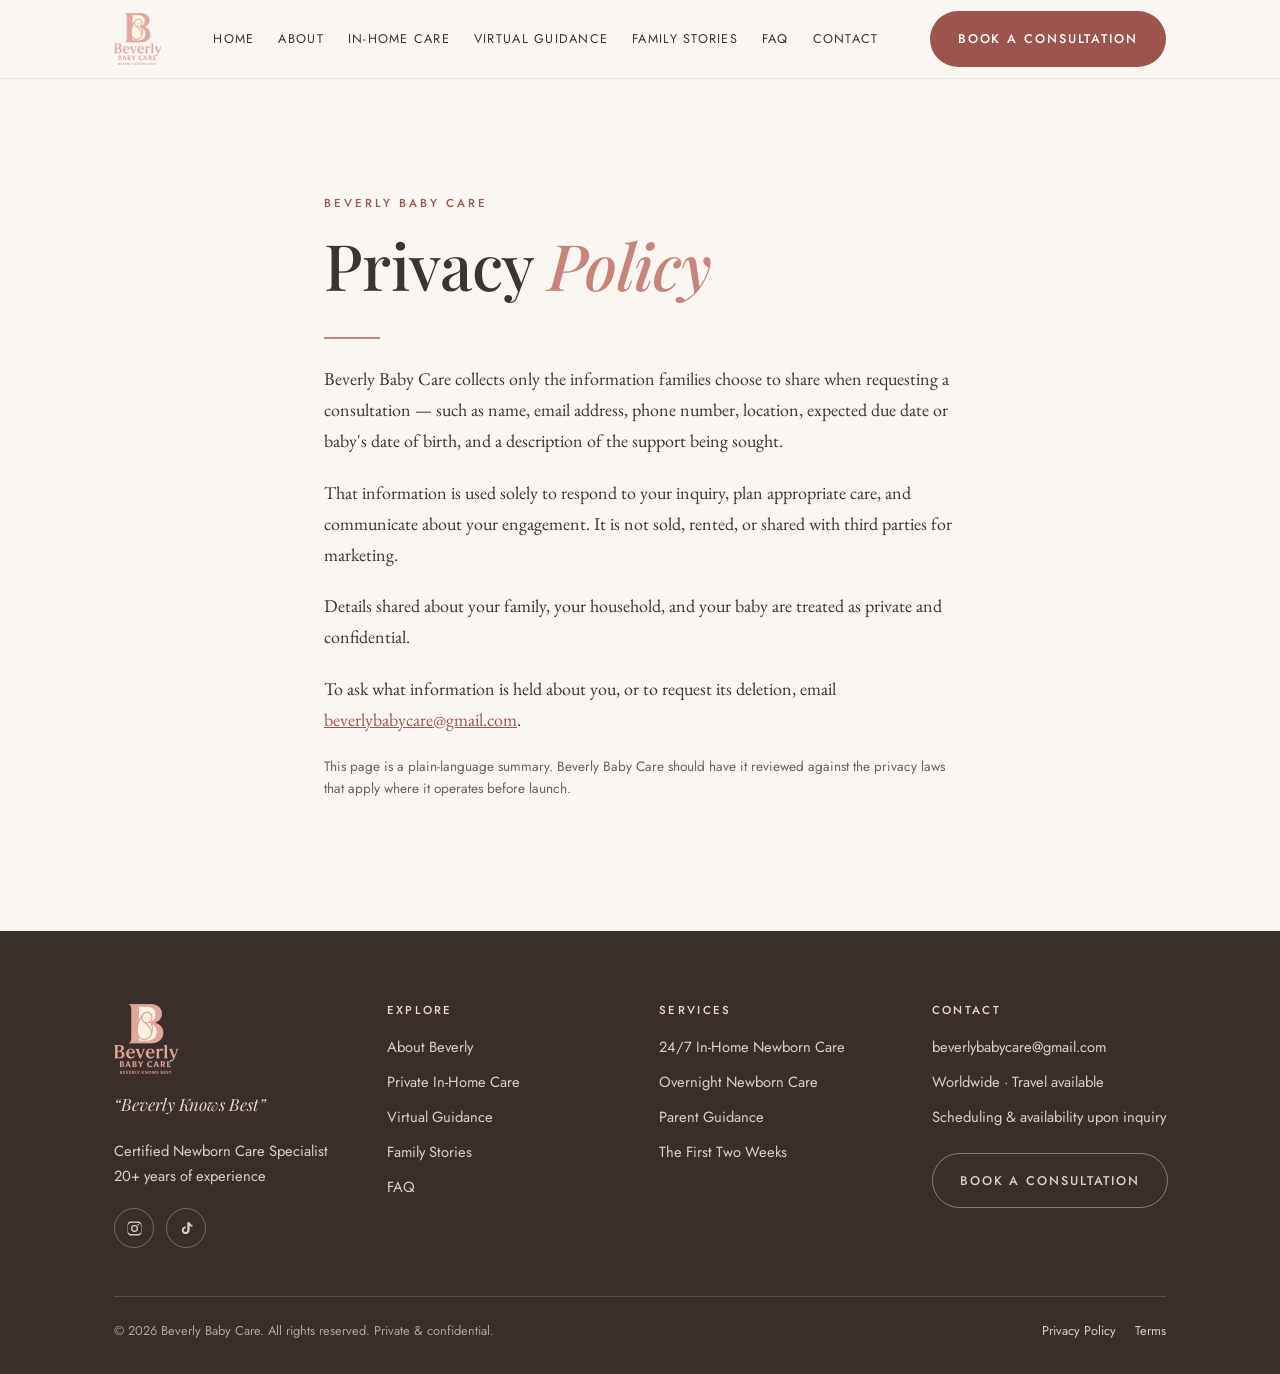
<file: privacy.html>
<!DOCTYPE html>
<html lang="en">
<head>
<meta charset="utf-8">
<meta name="viewport" content="width=device-width, initial-scale=1">
<title>Privacy Policy | Beverly Baby Care</title>
<meta name="description" content="How Beverly Baby Care handles the information families share when requesting a consultation.">
<link rel="canonical" href="https://beverlybabycare.com/privacy.html">
<meta property="og:type" content="website">
<meta property="og:site_name" content="Beverly Baby Care">
<meta property="og:title" content="Privacy Policy | Beverly Baby Care">
<meta property="og:description" content="How Beverly Baby Care handles the information families share when requesting a consultation.">
<meta property="og:image" content="assets/beverly-newborn.jpg">
<meta name="twitter:card" content="summary_large_image">
<link rel="icon" href="assets/logo.png">
<link rel="preconnect" href="https://fonts.googleapis.com">
<link rel="preconnect" href="https://fonts.gstatic.com" crossorigin>
<link href="https://fonts.googleapis.com/css2?family=EB+Garamond:ital,wght@0,400;0,500;1,400&family=Jost:wght@300;400;500&family=Playfair+Display:ital,wght@0,400;0,500;1,400;1,500&display=swap" rel="stylesheet">
<link rel="stylesheet" href="css/style.css">
<script type="application/ld+json">{
  "@context":"https://schema.org",
  "@type":"ProfessionalService",
  "name":"Beverly Baby Care",
  "slogan":"Beverly Knows Best",
  "description":"Private in-home newborn care, overnight support, hands-on parent guidance and virtual newborn guidance with Beverly, a certified newborn care specialist with more than 20 years of experience.",
  "email":"beverlybabycare@gmail.com",
  "url":"https://beverlybabycare.com/",
  "areaServed":"Worldwide",
  "founder":{"@type":"Person","name":"Beverly","jobTitle":"Certified Newborn Care Specialist"},
  "sameAs":["https://www.instagram.com/beverlybabycare/","https://www.tiktok.com/@beverlybabycare26"]
}</script>
</head>
<body>
<a class="skip" href="#main">Skip to content</a>
<header class="site-header">
  <div class="wrap header-inner">
    <a class="brand" href="index.html">
      <img src="assets/logo.png" alt="Beverly Baby Care" width="520" height="520">
    </a>
    <nav class="nav" aria-label="Primary"><a href="index.html">Home</a><a href="about.html">About</a><a href="in-home-care.html">In-Home Care</a><a href="virtual-guidance.html">Virtual Guidance</a><a href="testimonials.html">Family Stories</a><a href="faq.html">FAQ</a><a href="contact.html">Contact</a></nav>
    <a class="btn btn--primary header-cta" href="contact.html">Book a Consultation</a>
    <button class="menu-toggle" type="button" aria-expanded="false" aria-controls="mobile-nav" aria-label="Open menu">
      <span></span><span></span><span></span>
    </button>
  </div>
  <div class="mobile-nav" id="mobile-nav">
    <ul><li><a href="index.html">Home</a></li><li><a href="about.html">About</a></li><li><a href="in-home-care.html">In-Home Care</a></li><li><a href="virtual-guidance.html">Virtual Guidance</a></li><li><a href="testimonials.html">Family Stories</a></li><li><a href="faq.html">FAQ</a></li><li><a href="contact.html">Contact</a></li></ul>
    <div class="wrap"><a class="btn btn--primary" href="contact.html">Book a Consultation</a></div>
  </div>
</header>
<main id="main">

<section class="section">
  <div class="wrap" style="max-width:760px">
    <p class="eyebrow">Beverly Baby Care</p>
    <h1>Privacy <em>Policy</em></h1>
    <hr class="rule">
    <p>Beverly Baby Care collects only the information families choose to share when requesting a consultation &mdash; such as name, email address, phone number, location, expected due date or baby's date of birth, and a description of the support being sought.</p>
    <p>That information is used solely to respond to your inquiry, plan appropriate care, and communicate about your engagement. It is not sold, rented, or shared with third parties for marketing.</p>
    <p>Details shared about your family, your household, and your baby are treated as private and confidential.</p>
    <p>To ask what information is held about you, or to request its deletion, email <a href="mailto:beverlybabycare@gmail.com">beverlybabycare@gmail.com</a>.</p>
    <p class="small">This page is a plain-language summary. Beverly Baby Care should have it reviewed against the privacy laws that apply where it operates before launch.</p>
  </div>
</section>

</main>
<footer class="site-footer">
  <div class="wrap">
    <div class="footer-grid">
      <div>
        <img class="mark" src="assets/logo.png" alt="Beverly Baby Care" width="520" height="520">
        <p class="tagline">&ldquo;Beverly Knows Best&rdquo;</p>
        <p>Certified Newborn Care Specialist<br>20+ years of experience</p>
        <div class="socials">
          <a href="https://www.instagram.com/beverlybabycare/" aria-label="Beverly Baby Care on Instagram" rel="noopener" target="_blank">
            <svg viewBox="0 0 24 24" aria-hidden="true"><path d="M12 2.2c3.2 0 3.6 0 4.9.07 1.2.05 1.8.25 2.2.42.6.22 1 .48 1.4.9.4.4.7.8.9 1.4.2.4.4 1 .4 2.2.1 1.3.1 1.7.1 4.9s0 3.6-.1 4.9c0 1.2-.2 1.8-.4 2.2a3.8 3.8 0 0 1-.9 1.4c-.4.4-.8.7-1.4.9-.4.2-1 .4-2.2.4-1.3.1-1.7.1-4.9.1s-3.6 0-4.9-.1c-1.2 0-1.8-.2-2.2-.4a3.8 3.8 0 0 1-1.4-.9 3.8 3.8 0 0 1-.9-1.4c-.2-.4-.4-1-.4-2.2C2.2 15.6 2.2 15.2 2.2 12s0-3.6.1-4.9c0-1.2.2-1.8.4-2.2.2-.6.5-1 .9-1.4.4-.4.8-.7 1.4-.9.4-.2 1-.4 2.2-.4C8.4 2.2 8.8 2.2 12 2.2Zm0 1.8c-3.1 0-3.5 0-4.7.07-1.1.05-1.7.24-2.1.4-.5.2-.9.44-1.2.78-.3.34-.6.7-.8 1.2-.2.4-.3 1-.4 2.1C2.7 9.7 2.7 10.1 2.7 12s0 2.3.1 3.4c.1 1.1.2 1.7.4 2.1.2.5.5.9.8 1.2.3.3.7.6 1.2.8.4.2 1 .3 2.1.4 1.2.06 1.6.07 4.7.07s3.5 0 4.7-.07c1.1-.1 1.7-.2 2.1-.4a3 3 0 0 0 1.2-.8c.3-.3.6-.7.8-1.2.2-.4.3-1 .4-2.1.06-1.1.07-1.5.07-3.4s0-2.3-.07-3.4c-.1-1.1-.2-1.7-.4-2.1a3 3 0 0 0-.8-1.2 3 3 0 0 0-1.2-.8c-.4-.2-1-.3-2.1-.4C15.5 4 15.1 4 12 4Zm0 3.1a4.9 4.9 0 1 1 0 9.8 4.9 4.9 0 0 1 0-9.8Zm0 1.8a3.1 3.1 0 1 0 0 6.2 3.1 3.1 0 0 0 0-6.2Zm5.1-.9a1.1 1.1 0 1 1 0-2.3 1.1 1.1 0 0 1 0 2.3Z"/></svg>
          </a>
          <a href="https://www.tiktok.com/@beverlybabycare26" aria-label="Beverly Baby Care on TikTok" rel="noopener" target="_blank">
            <svg viewBox="0 0 24 24" aria-hidden="true"><path d="M16.5 3c.4 2.1 1.7 3.6 3.9 3.8v2.5c-1.4.1-2.7-.3-4-1v5.9c0 4.6-4.4 6.9-8 5.1-2.4-1.2-3.4-3.9-2.8-6.3.6-2.3 2.7-3.9 5.4-3.8v2.6c-.4.1-.8.1-1.2.3-1.2.4-1.9 1.5-1.7 2.8.2 1.2 1.2 2 2.5 2 1.4 0 2.5-1 2.5-2.5V3h3.4Z"/></svg>
          </a>
        </div>
      </div>
      <div>
        <h4>Explore</h4>
        <ul>
          <li><a href="about.html">About Beverly</a></li>
          <li><a href="in-home-care.html">Private In-Home Care</a></li>
          <li><a href="virtual-guidance.html">Virtual Guidance</a></li>
          <li><a href="testimonials.html">Family Stories</a></li>
          <li><a href="faq.html">FAQ</a></li>
        </ul>
      </div>
      <div>
        <h4>Services</h4>
        <ul>
          <li><a href="in-home-care.html">24/7 In-Home Newborn Care</a></li>
          <li><a href="in-home-care.html#overnight">Overnight Newborn Care</a></li>
          <li><a href="in-home-care.html#guidance">Parent Guidance</a></li>
          <li><a href="virtual-guidance.html">The First Two Weeks</a></li>
        </ul>
      </div>
      <div>
        <h4>Contact</h4>
        <ul>
          <li><a href="mailto:beverlybabycare@gmail.com">beverlybabycare@gmail.com</a></li>
          <li>Worldwide &middot; Travel available</li>
          <li>Scheduling &amp; availability upon inquiry</li>
        </ul>
        <a class="btn btn--onDark" href="contact.html" style="margin-top:1.4rem">Book a Consultation</a>
      </div>
    </div>
    <div class="footer-bottom">
      <p style="margin:0">&copy; 2026 Beverly Baby Care. All rights reserved. Private &amp; confidential.</p>
      <ul><li><a href="privacy.html">Privacy Policy</a></li><li><a href="terms.html">Terms</a></li></ul>
    </div>
  </div>
</footer>
<div class="mobile-cta"><a class="btn btn--primary" href="contact.html">Book a Consultation</a></div>
<script src="js/site.js" defer></script>
</body>
</html>
</file>
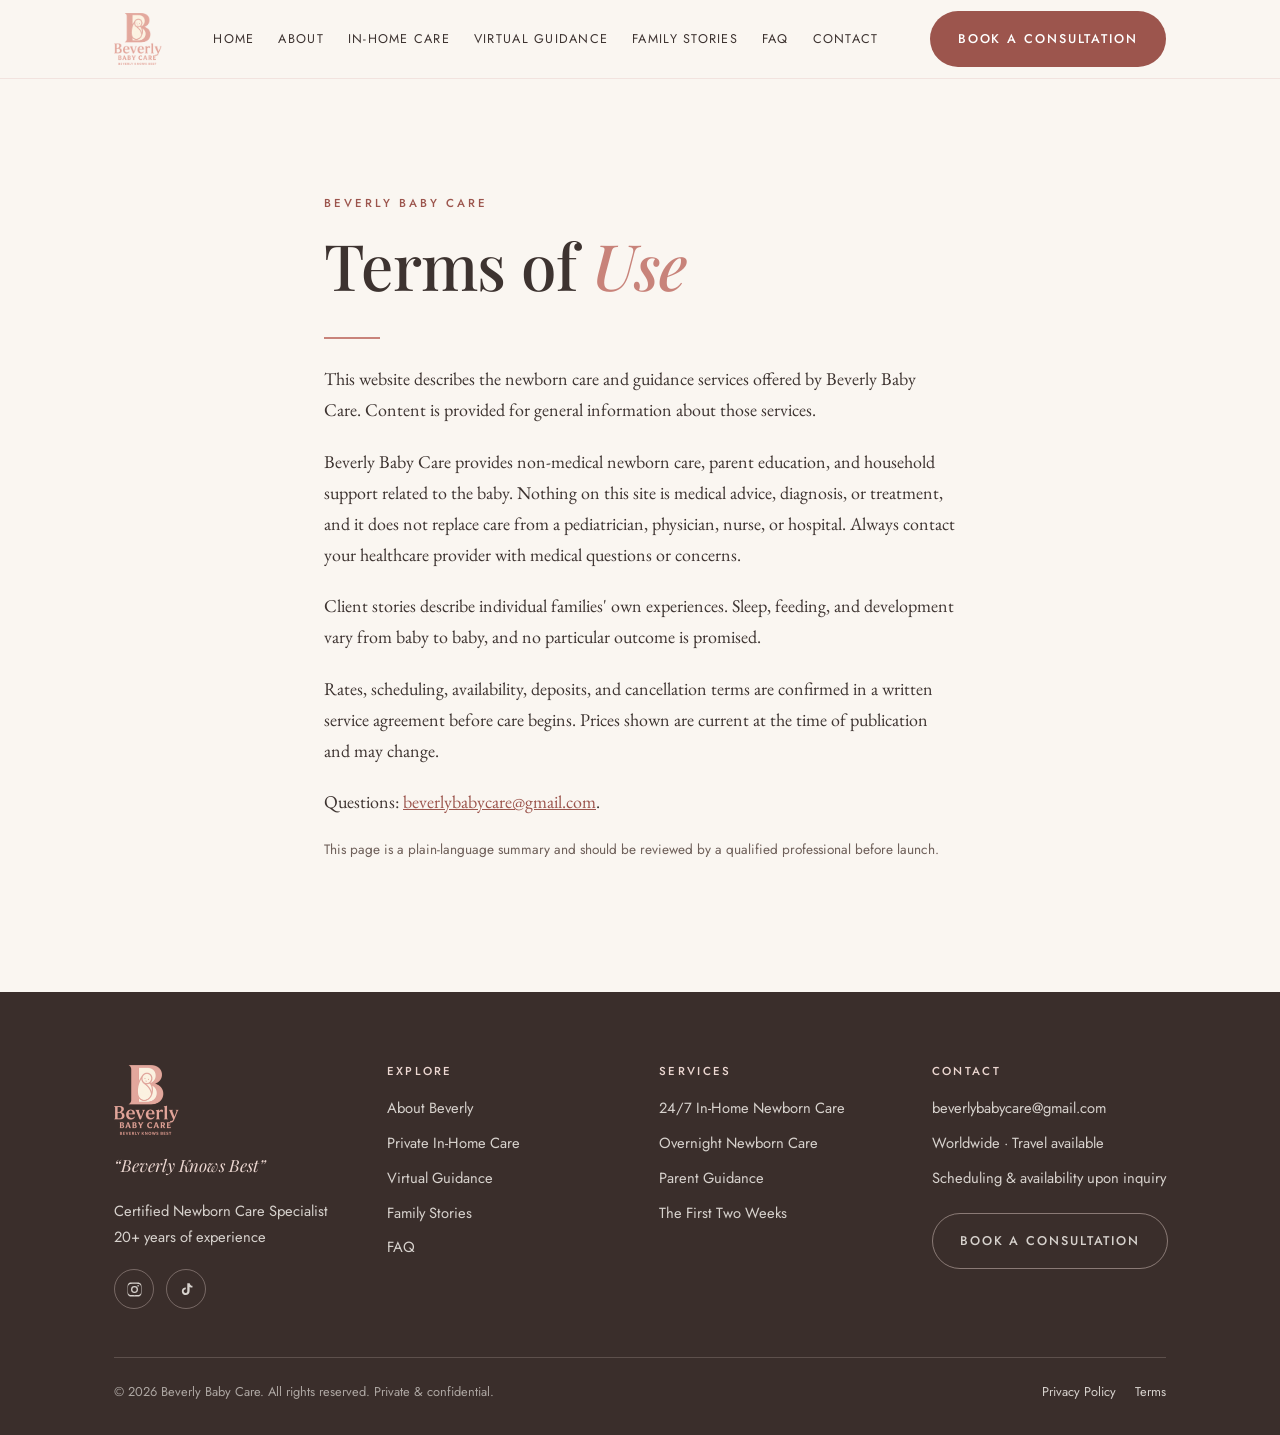
<file: terms.html>
<!DOCTYPE html>
<html lang="en">
<head>
<meta charset="utf-8">
<meta name="viewport" content="width=device-width, initial-scale=1">
<title>Terms of Use | Beverly Baby Care</title>
<meta name="description" content="Terms of use for the Beverly Baby Care website and services.">
<link rel="canonical" href="https://beverlybabycare.com/terms.html">
<meta property="og:type" content="website">
<meta property="og:site_name" content="Beverly Baby Care">
<meta property="og:title" content="Terms of Use | Beverly Baby Care">
<meta property="og:description" content="Terms of use for the Beverly Baby Care website and services.">
<meta property="og:image" content="assets/beverly-newborn.jpg">
<meta name="twitter:card" content="summary_large_image">
<link rel="icon" href="assets/logo.png">
<link rel="preconnect" href="https://fonts.googleapis.com">
<link rel="preconnect" href="https://fonts.gstatic.com" crossorigin>
<link href="https://fonts.googleapis.com/css2?family=EB+Garamond:ital,wght@0,400;0,500;1,400&family=Jost:wght@300;400;500&family=Playfair+Display:ital,wght@0,400;0,500;1,400;1,500&display=swap" rel="stylesheet">
<link rel="stylesheet" href="css/style.css">
<script type="application/ld+json">{
  "@context":"https://schema.org",
  "@type":"ProfessionalService",
  "name":"Beverly Baby Care",
  "slogan":"Beverly Knows Best",
  "description":"Private in-home newborn care, overnight support, hands-on parent guidance and virtual newborn guidance with Beverly, a certified newborn care specialist with more than 20 years of experience.",
  "email":"beverlybabycare@gmail.com",
  "url":"https://beverlybabycare.com/",
  "areaServed":"Worldwide",
  "founder":{"@type":"Person","name":"Beverly","jobTitle":"Certified Newborn Care Specialist"},
  "sameAs":["https://www.instagram.com/beverlybabycare/","https://www.tiktok.com/@beverlybabycare26"]
}</script>
</head>
<body>
<a class="skip" href="#main">Skip to content</a>
<header class="site-header">
  <div class="wrap header-inner">
    <a class="brand" href="index.html">
      <img src="assets/logo.png" alt="Beverly Baby Care" width="520" height="520">
    </a>
    <nav class="nav" aria-label="Primary"><a href="index.html">Home</a><a href="about.html">About</a><a href="in-home-care.html">In-Home Care</a><a href="virtual-guidance.html">Virtual Guidance</a><a href="testimonials.html">Family Stories</a><a href="faq.html">FAQ</a><a href="contact.html">Contact</a></nav>
    <a class="btn btn--primary header-cta" href="contact.html">Book a Consultation</a>
    <button class="menu-toggle" type="button" aria-expanded="false" aria-controls="mobile-nav" aria-label="Open menu">
      <span></span><span></span><span></span>
    </button>
  </div>
  <div class="mobile-nav" id="mobile-nav">
    <ul><li><a href="index.html">Home</a></li><li><a href="about.html">About</a></li><li><a href="in-home-care.html">In-Home Care</a></li><li><a href="virtual-guidance.html">Virtual Guidance</a></li><li><a href="testimonials.html">Family Stories</a></li><li><a href="faq.html">FAQ</a></li><li><a href="contact.html">Contact</a></li></ul>
    <div class="wrap"><a class="btn btn--primary" href="contact.html">Book a Consultation</a></div>
  </div>
</header>
<main id="main">

<section class="section">
  <div class="wrap" style="max-width:760px">
    <p class="eyebrow">Beverly Baby Care</p>
    <h1>Terms of <em>Use</em></h1>
    <hr class="rule">
    <p>This website describes the newborn care and guidance services offered by Beverly Baby Care. Content is provided for general information about those services.</p>
    <p>Beverly Baby Care provides non-medical newborn care, parent education, and household support related to the baby. Nothing on this site is medical advice, diagnosis, or treatment, and it does not replace care from a pediatrician, physician, nurse, or hospital. Always contact your healthcare provider with medical questions or concerns.</p>
    <p>Client stories describe individual families' own experiences. Sleep, feeding, and development vary from baby to baby, and no particular outcome is promised.</p>
    <p>Rates, scheduling, availability, deposits, and cancellation terms are confirmed in a written service agreement before care begins. Prices shown are current at the time of publication and may change.</p>
    <p>Questions: <a href="mailto:beverlybabycare@gmail.com">beverlybabycare@gmail.com</a>.</p>
    <p class="small">This page is a plain-language summary and should be reviewed by a qualified professional before launch.</p>
  </div>
</section>

</main>
<footer class="site-footer">
  <div class="wrap">
    <div class="footer-grid">
      <div>
        <img class="mark" src="assets/logo.png" alt="Beverly Baby Care" width="520" height="520">
        <p class="tagline">&ldquo;Beverly Knows Best&rdquo;</p>
        <p>Certified Newborn Care Specialist<br>20+ years of experience</p>
        <div class="socials">
          <a href="https://www.instagram.com/beverlybabycare/" aria-label="Beverly Baby Care on Instagram" rel="noopener" target="_blank">
            <svg viewBox="0 0 24 24" aria-hidden="true"><path d="M12 2.2c3.2 0 3.6 0 4.9.07 1.2.05 1.8.25 2.2.42.6.22 1 .48 1.4.9.4.4.7.8.9 1.4.2.4.4 1 .4 2.2.1 1.3.1 1.7.1 4.9s0 3.6-.1 4.9c0 1.2-.2 1.8-.4 2.2a3.8 3.8 0 0 1-.9 1.4c-.4.4-.8.7-1.4.9-.4.2-1 .4-2.2.4-1.3.1-1.7.1-4.9.1s-3.6 0-4.9-.1c-1.2 0-1.8-.2-2.2-.4a3.8 3.8 0 0 1-1.4-.9 3.8 3.8 0 0 1-.9-1.4c-.2-.4-.4-1-.4-2.2C2.2 15.6 2.2 15.2 2.2 12s0-3.6.1-4.9c0-1.2.2-1.8.4-2.2.2-.6.5-1 .9-1.4.4-.4.8-.7 1.4-.9.4-.2 1-.4 2.2-.4C8.4 2.2 8.8 2.2 12 2.2Zm0 1.8c-3.1 0-3.5 0-4.7.07-1.1.05-1.7.24-2.1.4-.5.2-.9.44-1.2.78-.3.34-.6.7-.8 1.2-.2.4-.3 1-.4 2.1C2.7 9.7 2.7 10.1 2.7 12s0 2.3.1 3.4c.1 1.1.2 1.7.4 2.1.2.5.5.9.8 1.2.3.3.7.6 1.2.8.4.2 1 .3 2.1.4 1.2.06 1.6.07 4.7.07s3.5 0 4.7-.07c1.1-.1 1.7-.2 2.1-.4a3 3 0 0 0 1.2-.8c.3-.3.6-.7.8-1.2.2-.4.3-1 .4-2.1.06-1.1.07-1.5.07-3.4s0-2.3-.07-3.4c-.1-1.1-.2-1.7-.4-2.1a3 3 0 0 0-.8-1.2 3 3 0 0 0-1.2-.8c-.4-.2-1-.3-2.1-.4C15.5 4 15.1 4 12 4Zm0 3.1a4.9 4.9 0 1 1 0 9.8 4.9 4.9 0 0 1 0-9.8Zm0 1.8a3.1 3.1 0 1 0 0 6.2 3.1 3.1 0 0 0 0-6.2Zm5.1-.9a1.1 1.1 0 1 1 0-2.3 1.1 1.1 0 0 1 0 2.3Z"/></svg>
          </a>
          <a href="https://www.tiktok.com/@beverlybabycare26" aria-label="Beverly Baby Care on TikTok" rel="noopener" target="_blank">
            <svg viewBox="0 0 24 24" aria-hidden="true"><path d="M16.5 3c.4 2.1 1.7 3.6 3.9 3.8v2.5c-1.4.1-2.7-.3-4-1v5.9c0 4.6-4.4 6.9-8 5.1-2.4-1.2-3.4-3.9-2.8-6.3.6-2.3 2.7-3.9 5.4-3.8v2.6c-.4.1-.8.1-1.2.3-1.2.4-1.9 1.5-1.7 2.8.2 1.2 1.2 2 2.5 2 1.4 0 2.5-1 2.5-2.5V3h3.4Z"/></svg>
          </a>
        </div>
      </div>
      <div>
        <h4>Explore</h4>
        <ul>
          <li><a href="about.html">About Beverly</a></li>
          <li><a href="in-home-care.html">Private In-Home Care</a></li>
          <li><a href="virtual-guidance.html">Virtual Guidance</a></li>
          <li><a href="testimonials.html">Family Stories</a></li>
          <li><a href="faq.html">FAQ</a></li>
        </ul>
      </div>
      <div>
        <h4>Services</h4>
        <ul>
          <li><a href="in-home-care.html">24/7 In-Home Newborn Care</a></li>
          <li><a href="in-home-care.html#overnight">Overnight Newborn Care</a></li>
          <li><a href="in-home-care.html#guidance">Parent Guidance</a></li>
          <li><a href="virtual-guidance.html">The First Two Weeks</a></li>
        </ul>
      </div>
      <div>
        <h4>Contact</h4>
        <ul>
          <li><a href="mailto:beverlybabycare@gmail.com">beverlybabycare@gmail.com</a></li>
          <li>Worldwide &middot; Travel available</li>
          <li>Scheduling &amp; availability upon inquiry</li>
        </ul>
        <a class="btn btn--onDark" href="contact.html" style="margin-top:1.4rem">Book a Consultation</a>
      </div>
    </div>
    <div class="footer-bottom">
      <p style="margin:0">&copy; 2026 Beverly Baby Care. All rights reserved. Private &amp; confidential.</p>
      <ul><li><a href="privacy.html">Privacy Policy</a></li><li><a href="terms.html">Terms</a></li></ul>
    </div>
  </div>
</footer>
<div class="mobile-cta"><a class="btn btn--primary" href="contact.html">Book a Consultation</a></div>
<script src="js/site.js" defer></script>
</body>
</html>
</file>
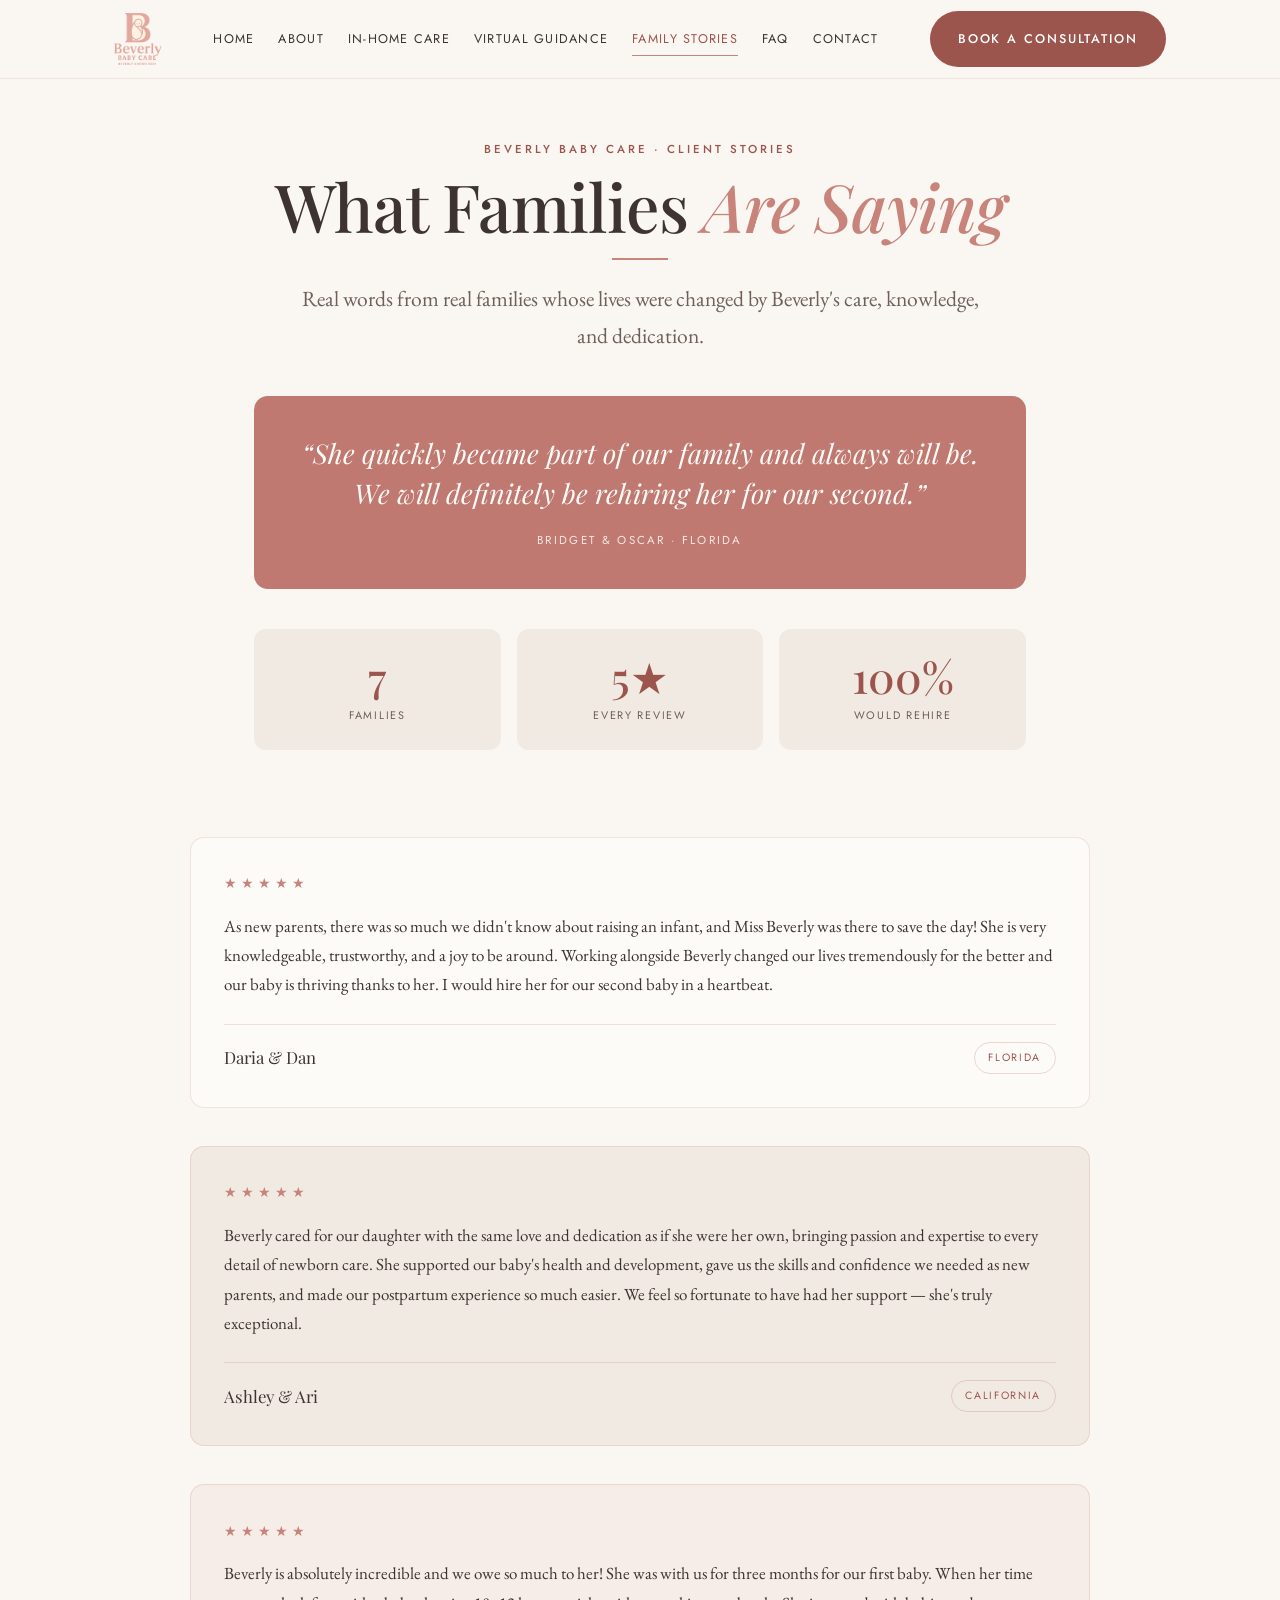
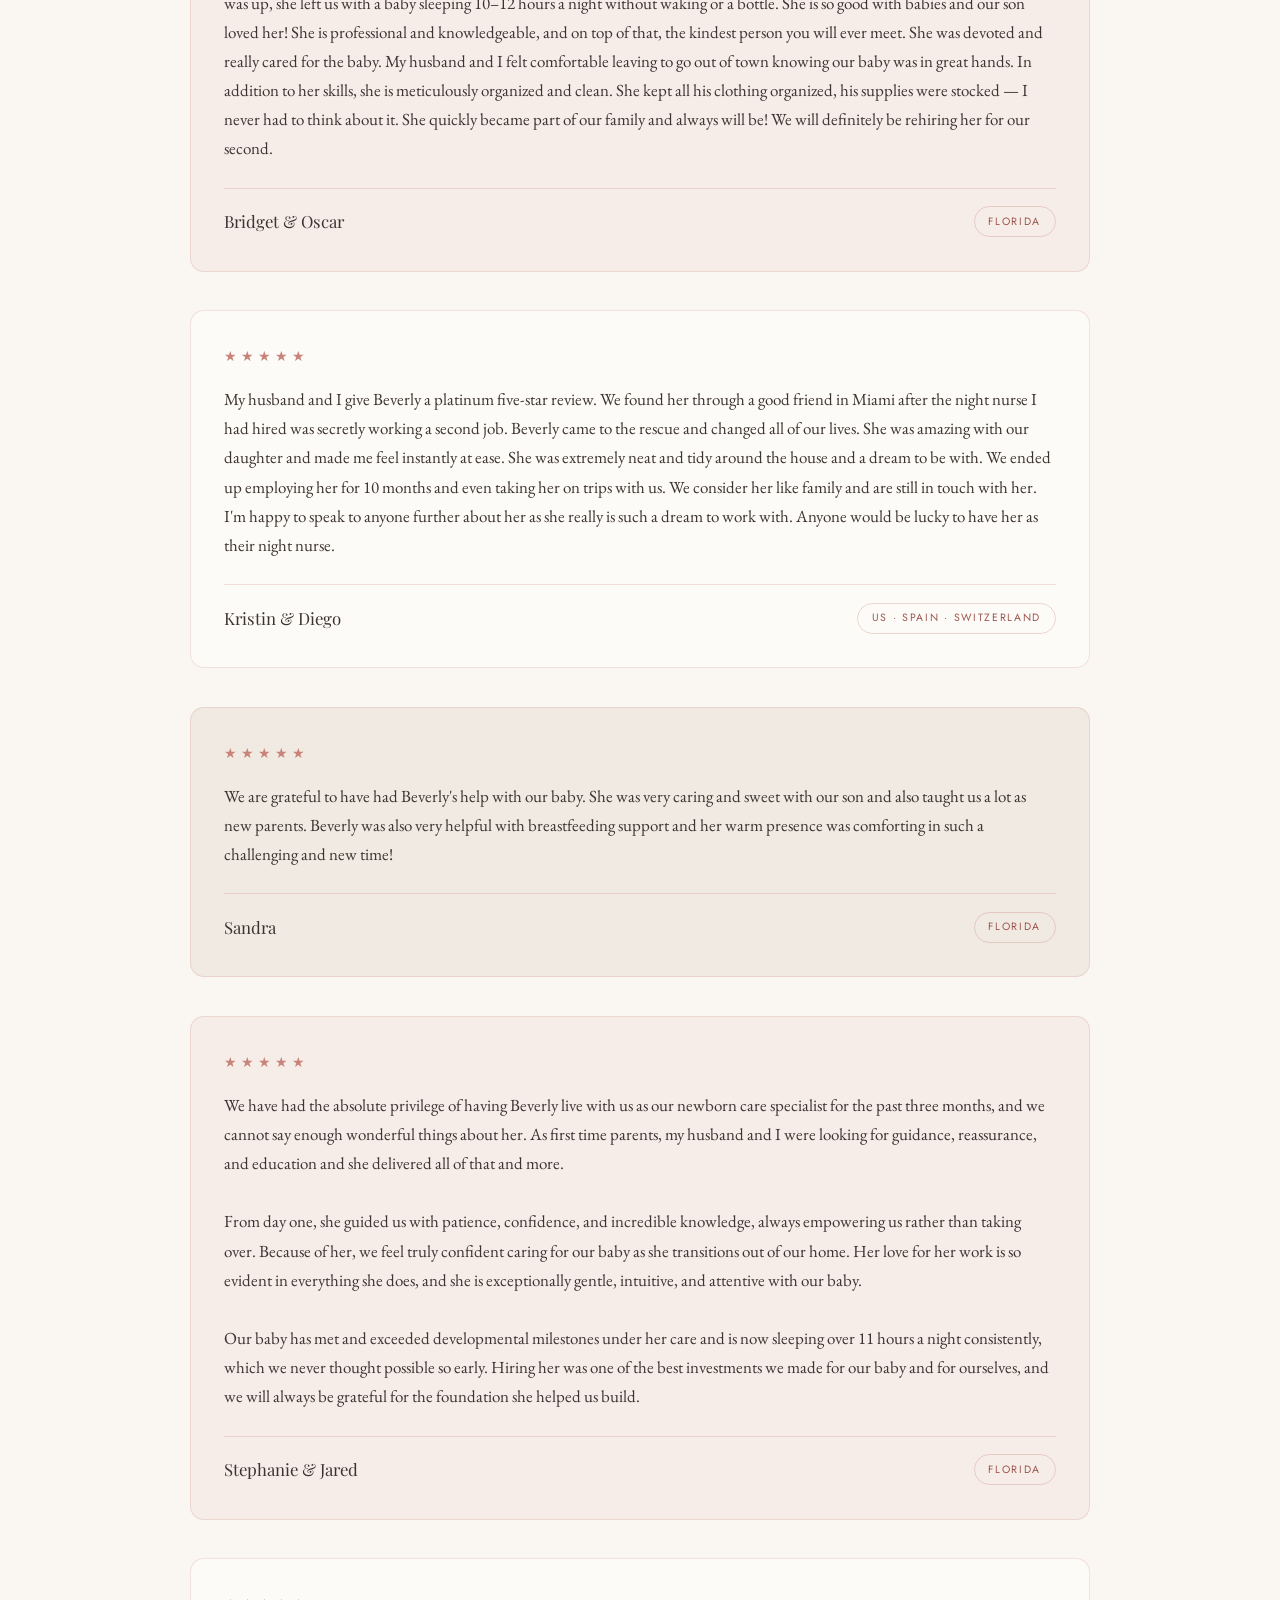
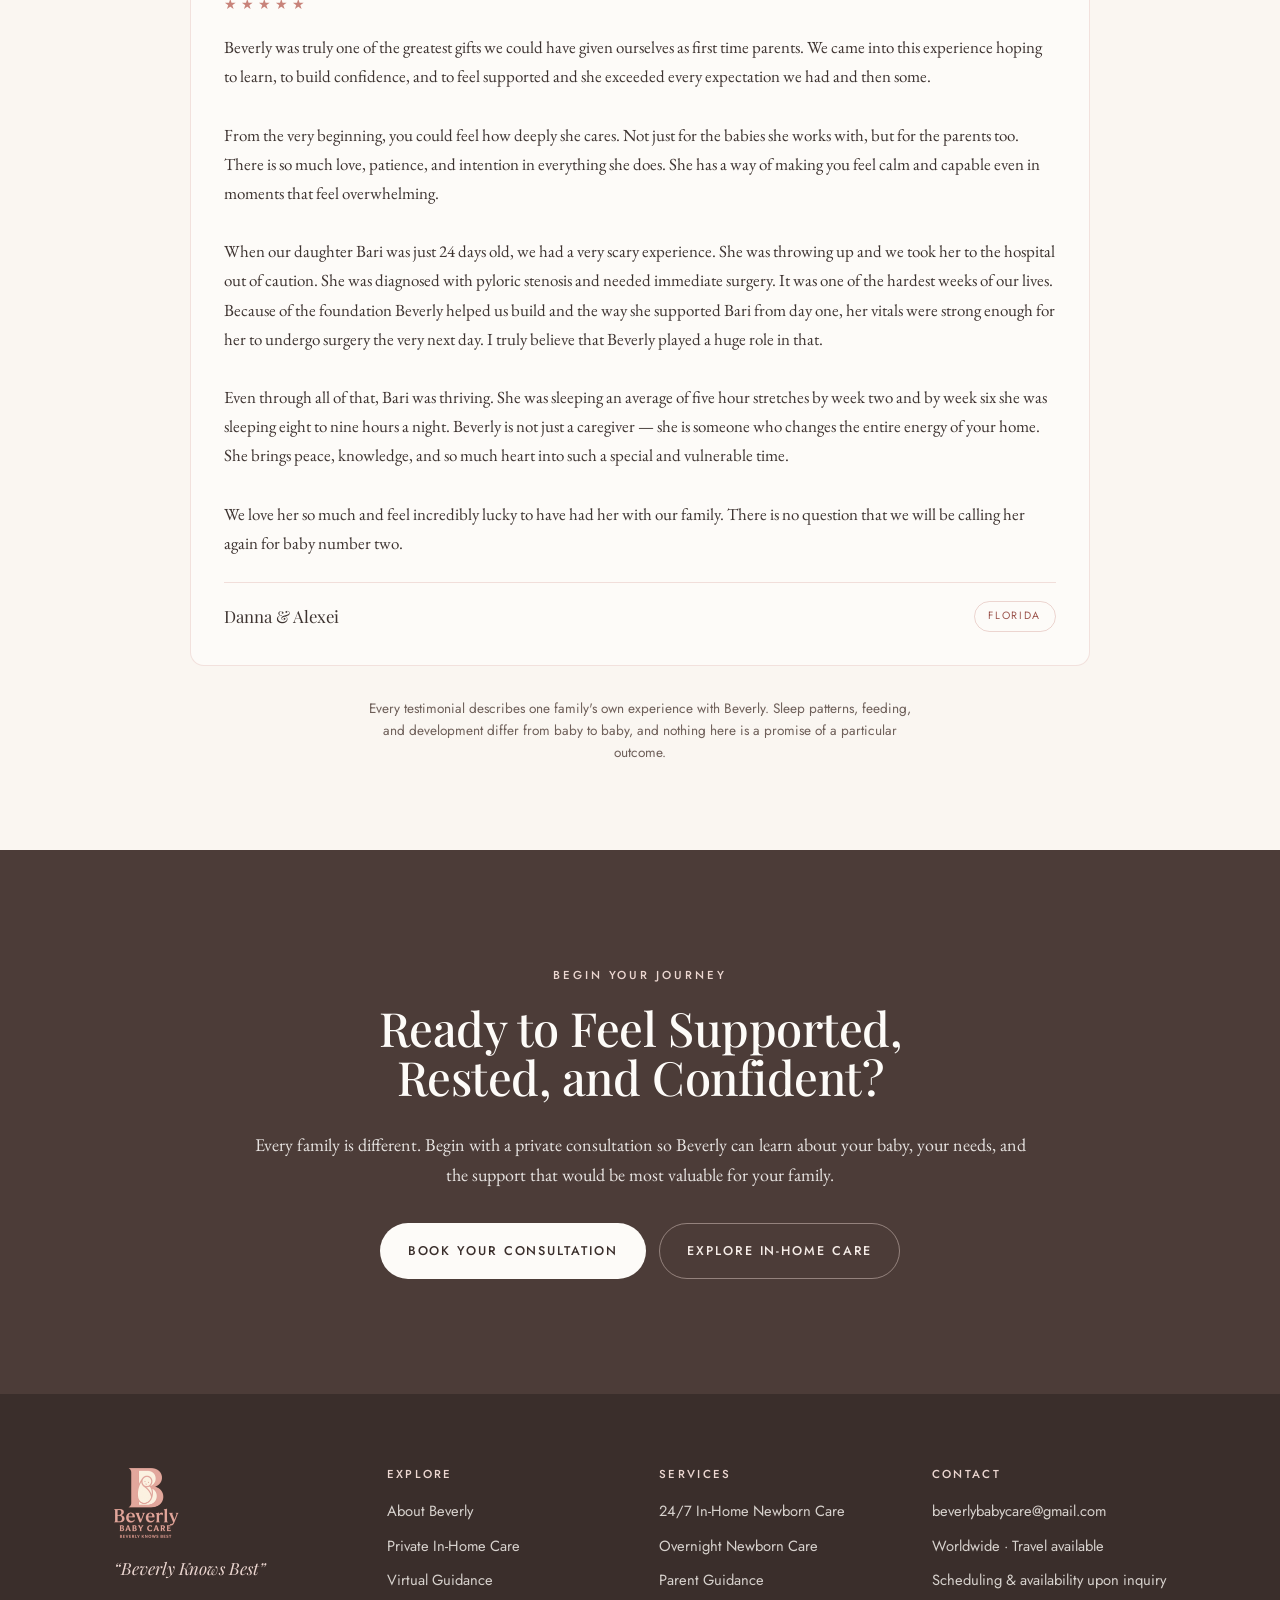
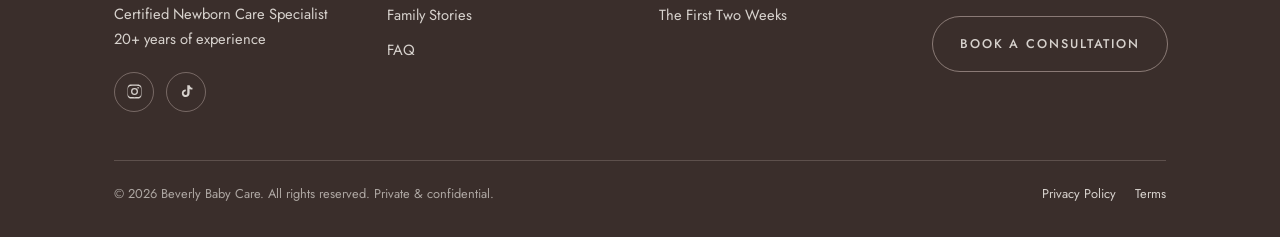
<file: testimonials.html>
<!DOCTYPE html>
<html lang="en">
<head>
<meta charset="utf-8">
<meta name="viewport" content="width=device-width, initial-scale=1">
<title>Family Stories &amp; Testimonials | Beverly Baby Care</title>
<meta name="description" content="Real testimonials from families who worked with Beverly for in-home newborn care, overnight support, and parent guidance.">
<link rel="canonical" href="https://beverlybabycare.com/testimonials.html">
<meta property="og:type" content="website">
<meta property="og:site_name" content="Beverly Baby Care">
<meta property="og:title" content="Family Stories &amp; Testimonials | Beverly Baby Care">
<meta property="og:description" content="Real testimonials from families who worked with Beverly for in-home newborn care, overnight support, and parent guidance.">
<meta property="og:image" content="assets/beverly-newborn.jpg">
<meta name="twitter:card" content="summary_large_image">
<link rel="icon" href="assets/logo.png">
<link rel="preconnect" href="https://fonts.googleapis.com">
<link rel="preconnect" href="https://fonts.gstatic.com" crossorigin>
<link href="https://fonts.googleapis.com/css2?family=EB+Garamond:ital,wght@0,400;0,500;1,400&family=Jost:wght@300;400;500&family=Playfair+Display:ital,wght@0,400;0,500;1,400;1,500&display=swap" rel="stylesheet">
<link rel="stylesheet" href="css/style.css">
<script type="application/ld+json">{
  "@context":"https://schema.org",
  "@type":"ProfessionalService",
  "name":"Beverly Baby Care",
  "slogan":"Beverly Knows Best",
  "description":"Private in-home newborn care, overnight support, hands-on parent guidance and virtual newborn guidance with Beverly, a certified newborn care specialist with more than 20 years of experience.",
  "email":"beverlybabycare@gmail.com",
  "url":"https://beverlybabycare.com/",
  "areaServed":"Worldwide",
  "founder":{"@type":"Person","name":"Beverly","jobTitle":"Certified Newborn Care Specialist"},
  "sameAs":["https://www.instagram.com/beverlybabycare/","https://www.tiktok.com/@beverlybabycare26"]
}</script>
</head>
<body>
<a class="skip" href="#main">Skip to content</a>
<header class="site-header">
  <div class="wrap header-inner">
    <a class="brand" href="index.html">
      <img src="assets/logo.png" alt="Beverly Baby Care" width="520" height="520">
    </a>
    <nav class="nav" aria-label="Primary"><a href="index.html">Home</a><a href="about.html">About</a><a href="in-home-care.html">In-Home Care</a><a href="virtual-guidance.html">Virtual Guidance</a><a href="testimonials.html" aria-current="page">Family Stories</a><a href="faq.html">FAQ</a><a href="contact.html">Contact</a></nav>
    <a class="btn btn--primary header-cta" href="contact.html">Book a Consultation</a>
    <button class="menu-toggle" type="button" aria-expanded="false" aria-controls="mobile-nav" aria-label="Open menu">
      <span></span><span></span><span></span>
    </button>
  </div>
  <div class="mobile-nav" id="mobile-nav">
    <ul><li><a href="index.html">Home</a></li><li><a href="about.html">About</a></li><li><a href="in-home-care.html">In-Home Care</a></li><li><a href="virtual-guidance.html">Virtual Guidance</a></li><li><a href="testimonials.html" aria-current="page">Family Stories</a></li><li><a href="faq.html">FAQ</a></li><li><a href="contact.html">Contact</a></li></ul>
    <div class="wrap"><a class="btn btn--primary" href="contact.html">Book a Consultation</a></div>
  </div>
</header>
<main id="main">

<section class="section section--head">
  <div class="wrap">
    <div class="page-head reveal">
      <p class="eyebrow">Beverly Baby Care &middot; Client stories</p>
      <h1>What Families <em>Are Saying</em></h1>
      <hr class="rule">
      <p class="lede">Real words from real families whose lives were changed by Beverly's care, knowledge, and dedication.</p>
    </div>
  </div>
  <div class="wrap reveal" style="max-width:900px;margin-top:2.6rem">
    <div class="pullquote">
      <p>&ldquo;She quickly became part of our family and always will be. We will definitely be rehiring her for our second.&rdquo;</p>
      <cite>Bridget &amp; Oscar &middot; Florida</cite>
    </div>
    <ul class="stats reveal">
      <li><b>7</b><span>Families</span></li>
      <li><b>5&#9733;</b><span>Every review</span></li>
      <li><b>100%</b><span>Would rehire</span></li>
    </ul>
  </div>
</section>

<section class="section section--tight">
  <div class="wrap">
    <div class="grid" style="grid-template-columns:1fr;max-width:900px;margin-inline:auto">
      <article class="testimonial ">
        <p class="stars" aria-label="Five out of five stars">&#9733;&#9733;&#9733;&#9733;&#9733;</p>
        <blockquote>As new parents, there was so much we didn't know about raising an infant, and Miss Beverly was there to save the day! She is very knowledgeable, trustworthy, and a joy to be around. Working alongside Beverly changed our lives tremendously for the better and our baby is thriving thanks to her. I would hire her for our second baby in a heartbeat.</blockquote>
        <footer><span class="name">Daria &amp; Dan</span><span class="place">Florida</span></footer>
      </article>
      <article class="testimonial testimonial--taupe">
        <p class="stars" aria-label="Five out of five stars">&#9733;&#9733;&#9733;&#9733;&#9733;</p>
        <blockquote>Beverly cared for our daughter with the same love and dedication as if she were her own, bringing passion and expertise to every detail of newborn care. She supported our baby's health and development, gave us the skills and confidence we needed as new parents, and made our postpartum experience so much easier. We feel so fortunate to have had her support &mdash; she's truly exceptional.</blockquote>
        <footer><span class="name">Ashley &amp; Ari</span><span class="place">California</span></footer>
      </article>
      <article class="testimonial testimonial--blush">
        <p class="stars" aria-label="Five out of five stars">&#9733;&#9733;&#9733;&#9733;&#9733;</p>
        <blockquote>Beverly is absolutely incredible and we owe so much to her! She was with us for three months for our first baby. When her time was up, she left us with a baby sleeping 10&ndash;12 hours a night without waking or a bottle. She is so good with babies and our son loved her! She is professional and knowledgeable, and on top of that, the kindest person you will ever meet. She was devoted and really cared for the baby. My husband and I felt comfortable leaving to go out of town knowing our baby was in great hands. In addition to her skills, she is meticulously organized and clean. She kept all his clothing organized, his supplies were stocked &mdash; I never had to think about it. She quickly became part of our family and always will be! We will definitely be rehiring her for our second.</blockquote>
        <footer><span class="name">Bridget &amp; Oscar</span><span class="place">Florida</span></footer>
      </article>
      <article class="testimonial ">
        <p class="stars" aria-label="Five out of five stars">&#9733;&#9733;&#9733;&#9733;&#9733;</p>
        <blockquote>My husband and I give Beverly a platinum five-star review. We found her through a good friend in Miami after the night nurse I had hired was secretly working a second job. Beverly came to the rescue and changed all of our lives. She was amazing with our daughter and made me feel instantly at ease. She was extremely neat and tidy around the house and a dream to be with. We ended up employing her for 10 months and even taking her on trips with us. We consider her like family and are still in touch with her. I'm happy to speak to anyone further about her as she really is such a dream to work with. Anyone would be lucky to have her as their night nurse.</blockquote>
        <footer><span class="name">Kristin &amp; Diego</span><span class="place">US &middot; Spain &middot; Switzerland</span></footer>
      </article>
      <article class="testimonial testimonial--taupe">
        <p class="stars" aria-label="Five out of five stars">&#9733;&#9733;&#9733;&#9733;&#9733;</p>
        <blockquote>We are grateful to have had Beverly's help with our baby. She was very caring and sweet with our son and also taught us a lot as new parents. Beverly was also very helpful with breastfeeding support and her warm presence was comforting in such a challenging and new time!</blockquote>
        <footer><span class="name">Sandra</span><span class="place">Florida</span></footer>
      </article>
      <article class="testimonial testimonial--blush">
        <p class="stars" aria-label="Five out of five stars">&#9733;&#9733;&#9733;&#9733;&#9733;</p>
        <blockquote>We have had the absolute privilege of having Beverly live with us as our newborn care specialist for the past three months, and we cannot say enough wonderful things about her. As first time parents, my husband and I were looking for guidance, reassurance, and education and she delivered all of that and more.<br><br>From day one, she guided us with patience, confidence, and incredible knowledge, always empowering us rather than taking over. Because of her, we feel truly confident caring for our baby as she transitions out of our home. Her love for her work is so evident in everything she does, and she is exceptionally gentle, intuitive, and attentive with our baby.<br><br>Our baby has met and exceeded developmental milestones under her care and is now sleeping over 11 hours a night consistently, which we never thought possible so early. Hiring her was one of the best investments we made for our baby and for ourselves, and we will always be grateful for the foundation she helped us build.</blockquote>
        <footer><span class="name">Stephanie &amp; Jared</span><span class="place">Florida</span></footer>
      </article>
      <article class="testimonial ">
        <p class="stars" aria-label="Five out of five stars">&#9733;&#9733;&#9733;&#9733;&#9733;</p>
        <blockquote>Beverly was truly one of the greatest gifts we could have given ourselves as first time parents. We came into this experience hoping to learn, to build confidence, and to feel supported and she exceeded every expectation we had and then some.<br><br>From the very beginning, you could feel how deeply she cares. Not just for the babies she works with, but for the parents too. There is so much love, patience, and intention in everything she does. She has a way of making you feel calm and capable even in moments that feel overwhelming.<br><br>When our daughter Bari was just 24 days old, we had a very scary experience. She was throwing up and we took her to the hospital out of caution. She was diagnosed with pyloric stenosis and needed immediate surgery. It was one of the hardest weeks of our lives. Because of the foundation Beverly helped us build and the way she supported Bari from day one, her vitals were strong enough for her to undergo surgery the very next day. I truly believe that Beverly played a huge role in that.<br><br>Even through all of that, Bari was thriving. She was sleeping an average of five hour stretches by week two and by week six she was sleeping eight to nine hours a night. Beverly is not just a caregiver &mdash; she is someone who changes the entire energy of your home. She brings peace, knowledge, and so much heart into such a special and vulnerable time.<br><br>We love her so much and feel incredibly lucky to have had her with our family. There is no question that we will be calling her again for baby number two.</blockquote>
        <footer><span class="name">Danna &amp; Alexei</span><span class="place">Florida</span></footer>
      </article>
    </div>
    <p class="small center" style="margin-top:2rem;max-width:70ch;margin-inline:auto">Every testimonial describes one family's own experience with Beverly. Sleep patterns, feeding, and development differ from baby to baby, and nothing here is a promise of a particular outcome.</p>
  </div>
</section>

<section class="section cta-band  reveal">
  <div class="wrap">
    <p class="eyebrow">Begin your journey</p>
    <h2>Ready to Feel Supported,<br>Rested, and Confident?</h2>
    <p>Every family is different. Begin with a private consultation so Beverly can learn about your baby, your needs, and the support that would be most valuable for your family.</p>
    <div class="btn-row"><a class="btn btn--cream" href="contact.html">Book Your Consultation</a><a class="btn btn--onDark" href="in-home-care.html">Explore In-Home Care</a></div>
  </div>
</section>

</main>
<footer class="site-footer">
  <div class="wrap">
    <div class="footer-grid">
      <div>
        <img class="mark" src="assets/logo.png" alt="Beverly Baby Care" width="520" height="520">
        <p class="tagline">&ldquo;Beverly Knows Best&rdquo;</p>
        <p>Certified Newborn Care Specialist<br>20+ years of experience</p>
        <div class="socials">
          <a href="https://www.instagram.com/beverlybabycare/" aria-label="Beverly Baby Care on Instagram" rel="noopener" target="_blank">
            <svg viewBox="0 0 24 24" aria-hidden="true"><path d="M12 2.2c3.2 0 3.6 0 4.9.07 1.2.05 1.8.25 2.2.42.6.22 1 .48 1.4.9.4.4.7.8.9 1.4.2.4.4 1 .4 2.2.1 1.3.1 1.7.1 4.9s0 3.6-.1 4.9c0 1.2-.2 1.8-.4 2.2a3.8 3.8 0 0 1-.9 1.4c-.4.4-.8.7-1.4.9-.4.2-1 .4-2.2.4-1.3.1-1.7.1-4.9.1s-3.6 0-4.9-.1c-1.2 0-1.8-.2-2.2-.4a3.8 3.8 0 0 1-1.4-.9 3.8 3.8 0 0 1-.9-1.4c-.2-.4-.4-1-.4-2.2C2.2 15.6 2.2 15.2 2.2 12s0-3.6.1-4.9c0-1.2.2-1.8.4-2.2.2-.6.5-1 .9-1.4.4-.4.8-.7 1.4-.9.4-.2 1-.4 2.2-.4C8.4 2.2 8.8 2.2 12 2.2Zm0 1.8c-3.1 0-3.5 0-4.7.07-1.1.05-1.7.24-2.1.4-.5.2-.9.44-1.2.78-.3.34-.6.7-.8 1.2-.2.4-.3 1-.4 2.1C2.7 9.7 2.7 10.1 2.7 12s0 2.3.1 3.4c.1 1.1.2 1.7.4 2.1.2.5.5.9.8 1.2.3.3.7.6 1.2.8.4.2 1 .3 2.1.4 1.2.06 1.6.07 4.7.07s3.5 0 4.7-.07c1.1-.1 1.7-.2 2.1-.4a3 3 0 0 0 1.2-.8c.3-.3.6-.7.8-1.2.2-.4.3-1 .4-2.1.06-1.1.07-1.5.07-3.4s0-2.3-.07-3.4c-.1-1.1-.2-1.7-.4-2.1a3 3 0 0 0-.8-1.2 3 3 0 0 0-1.2-.8c-.4-.2-1-.3-2.1-.4C15.5 4 15.1 4 12 4Zm0 3.1a4.9 4.9 0 1 1 0 9.8 4.9 4.9 0 0 1 0-9.8Zm0 1.8a3.1 3.1 0 1 0 0 6.2 3.1 3.1 0 0 0 0-6.2Zm5.1-.9a1.1 1.1 0 1 1 0-2.3 1.1 1.1 0 0 1 0 2.3Z"/></svg>
          </a>
          <a href="https://www.tiktok.com/@beverlybabycare26" aria-label="Beverly Baby Care on TikTok" rel="noopener" target="_blank">
            <svg viewBox="0 0 24 24" aria-hidden="true"><path d="M16.5 3c.4 2.1 1.7 3.6 3.9 3.8v2.5c-1.4.1-2.7-.3-4-1v5.9c0 4.6-4.4 6.9-8 5.1-2.4-1.2-3.4-3.9-2.8-6.3.6-2.3 2.7-3.9 5.4-3.8v2.6c-.4.1-.8.1-1.2.3-1.2.4-1.9 1.5-1.7 2.8.2 1.2 1.2 2 2.5 2 1.4 0 2.5-1 2.5-2.5V3h3.4Z"/></svg>
          </a>
        </div>
      </div>
      <div>
        <h4>Explore</h4>
        <ul>
          <li><a href="about.html">About Beverly</a></li>
          <li><a href="in-home-care.html">Private In-Home Care</a></li>
          <li><a href="virtual-guidance.html">Virtual Guidance</a></li>
          <li><a href="testimonials.html">Family Stories</a></li>
          <li><a href="faq.html">FAQ</a></li>
        </ul>
      </div>
      <div>
        <h4>Services</h4>
        <ul>
          <li><a href="in-home-care.html">24/7 In-Home Newborn Care</a></li>
          <li><a href="in-home-care.html#overnight">Overnight Newborn Care</a></li>
          <li><a href="in-home-care.html#guidance">Parent Guidance</a></li>
          <li><a href="virtual-guidance.html">The First Two Weeks</a></li>
        </ul>
      </div>
      <div>
        <h4>Contact</h4>
        <ul>
          <li><a href="mailto:beverlybabycare@gmail.com">beverlybabycare@gmail.com</a></li>
          <li>Worldwide &middot; Travel available</li>
          <li>Scheduling &amp; availability upon inquiry</li>
        </ul>
        <a class="btn btn--onDark" href="contact.html" style="margin-top:1.4rem">Book a Consultation</a>
      </div>
    </div>
    <div class="footer-bottom">
      <p style="margin:0">&copy; 2026 Beverly Baby Care. All rights reserved. Private &amp; confidential.</p>
      <ul><li><a href="privacy.html">Privacy Policy</a></li><li><a href="terms.html">Terms</a></li></ul>
    </div>
  </div>
</footer>
<div class="mobile-cta"><a class="btn btn--primary" href="contact.html">Book a Consultation</a></div>
<script src="js/site.js" defer></script>
</body>
</html>
</file>
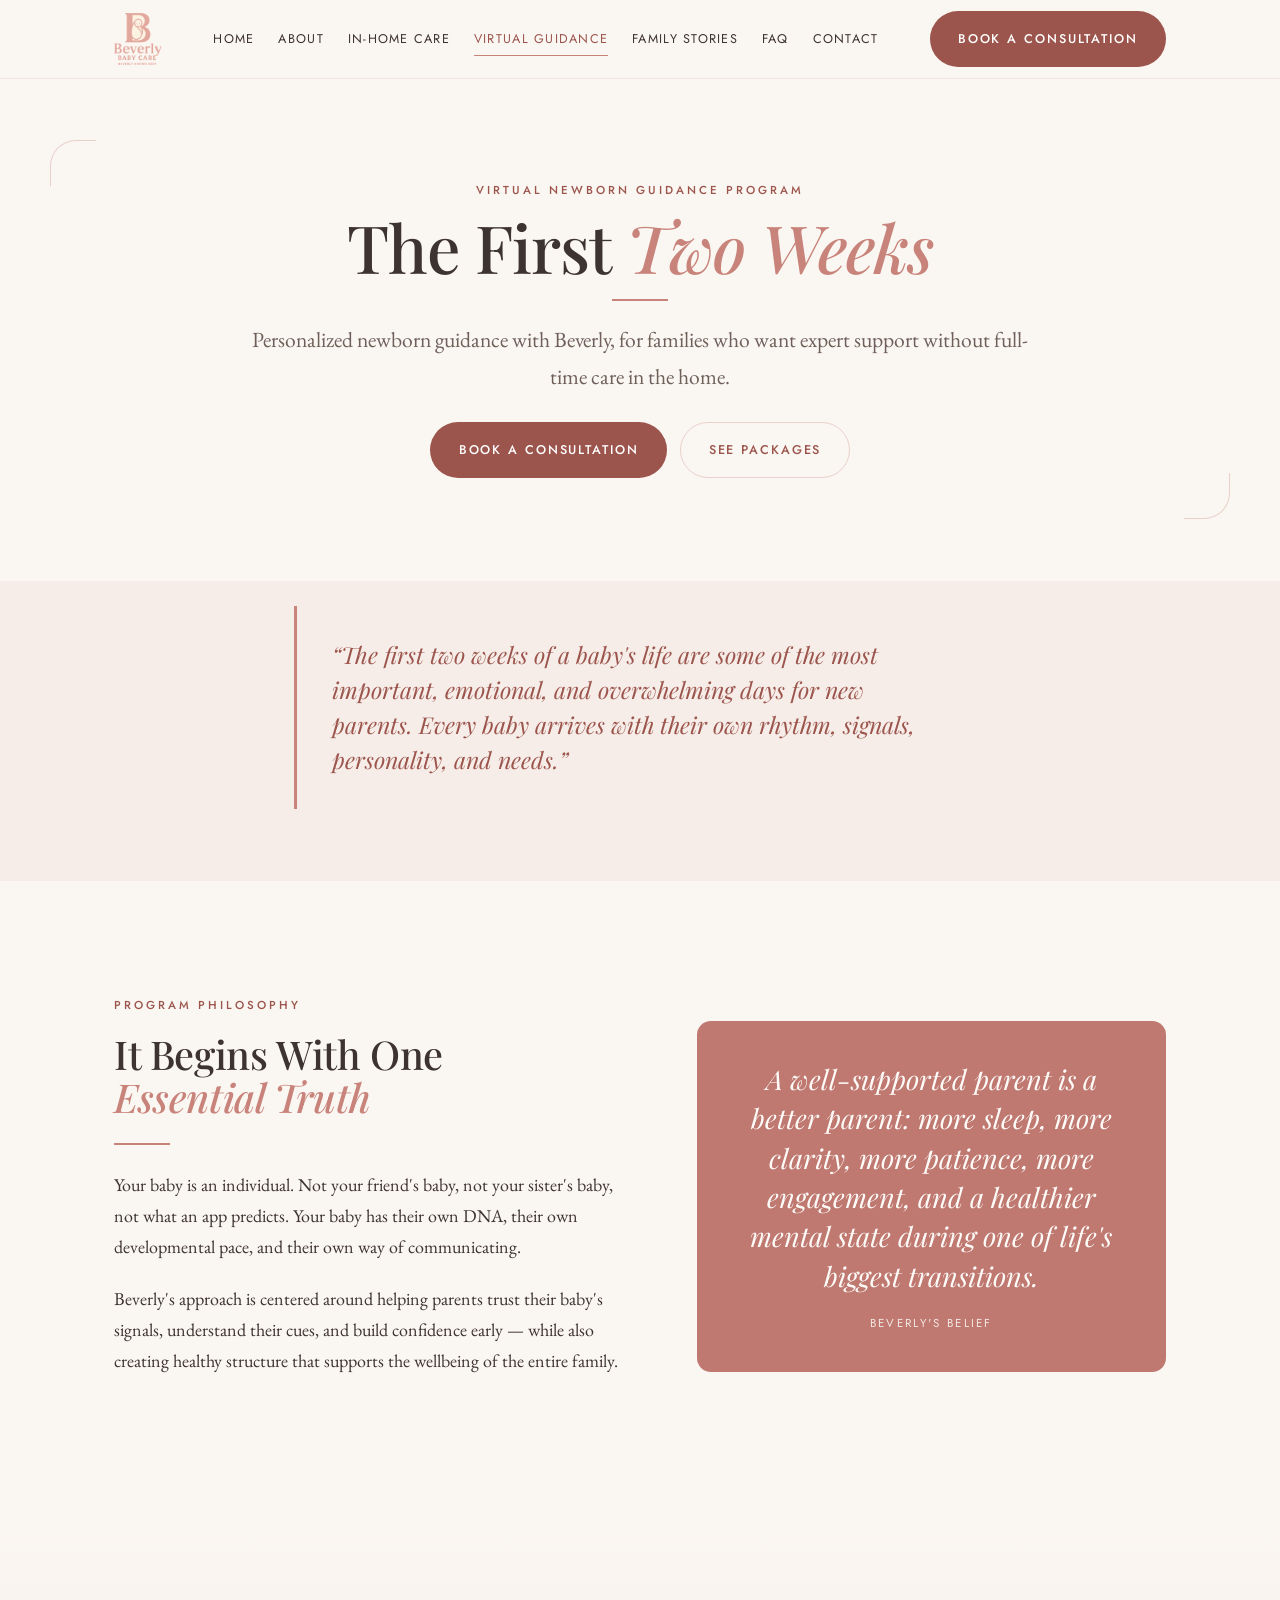
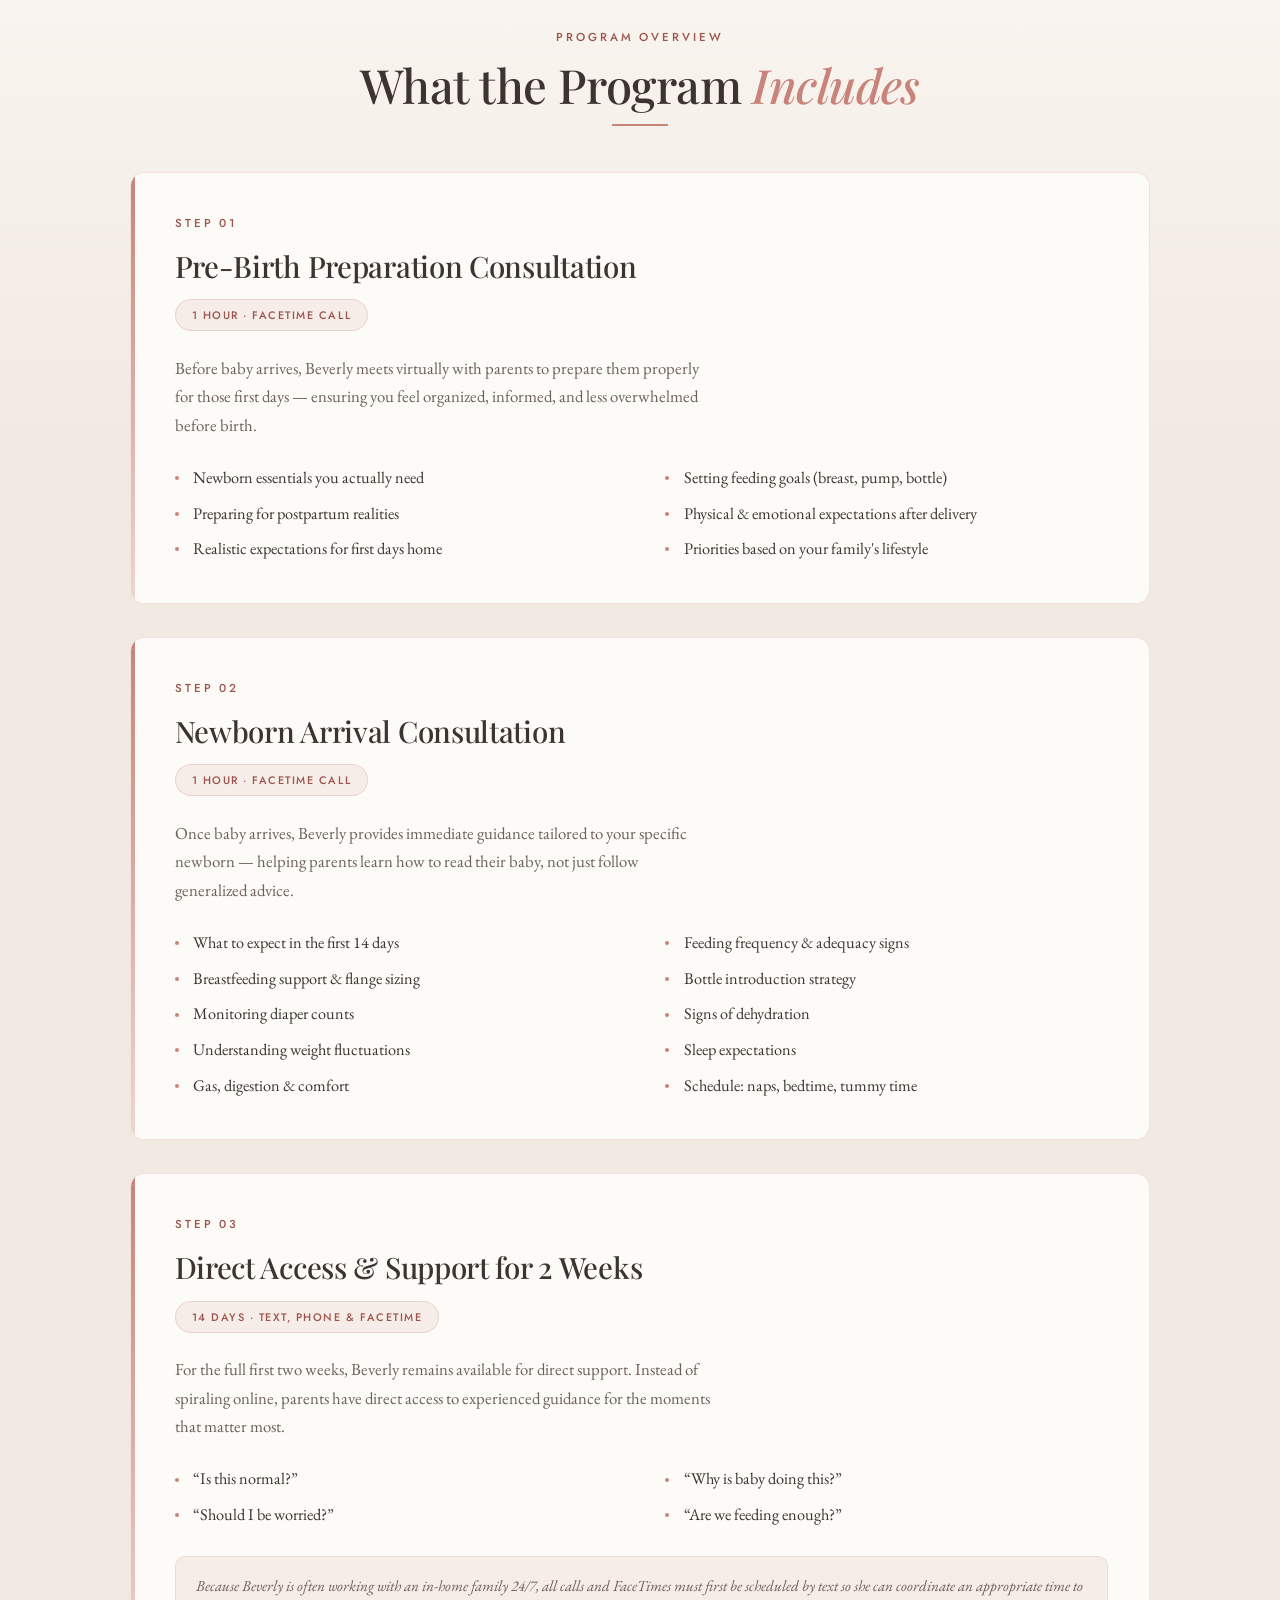
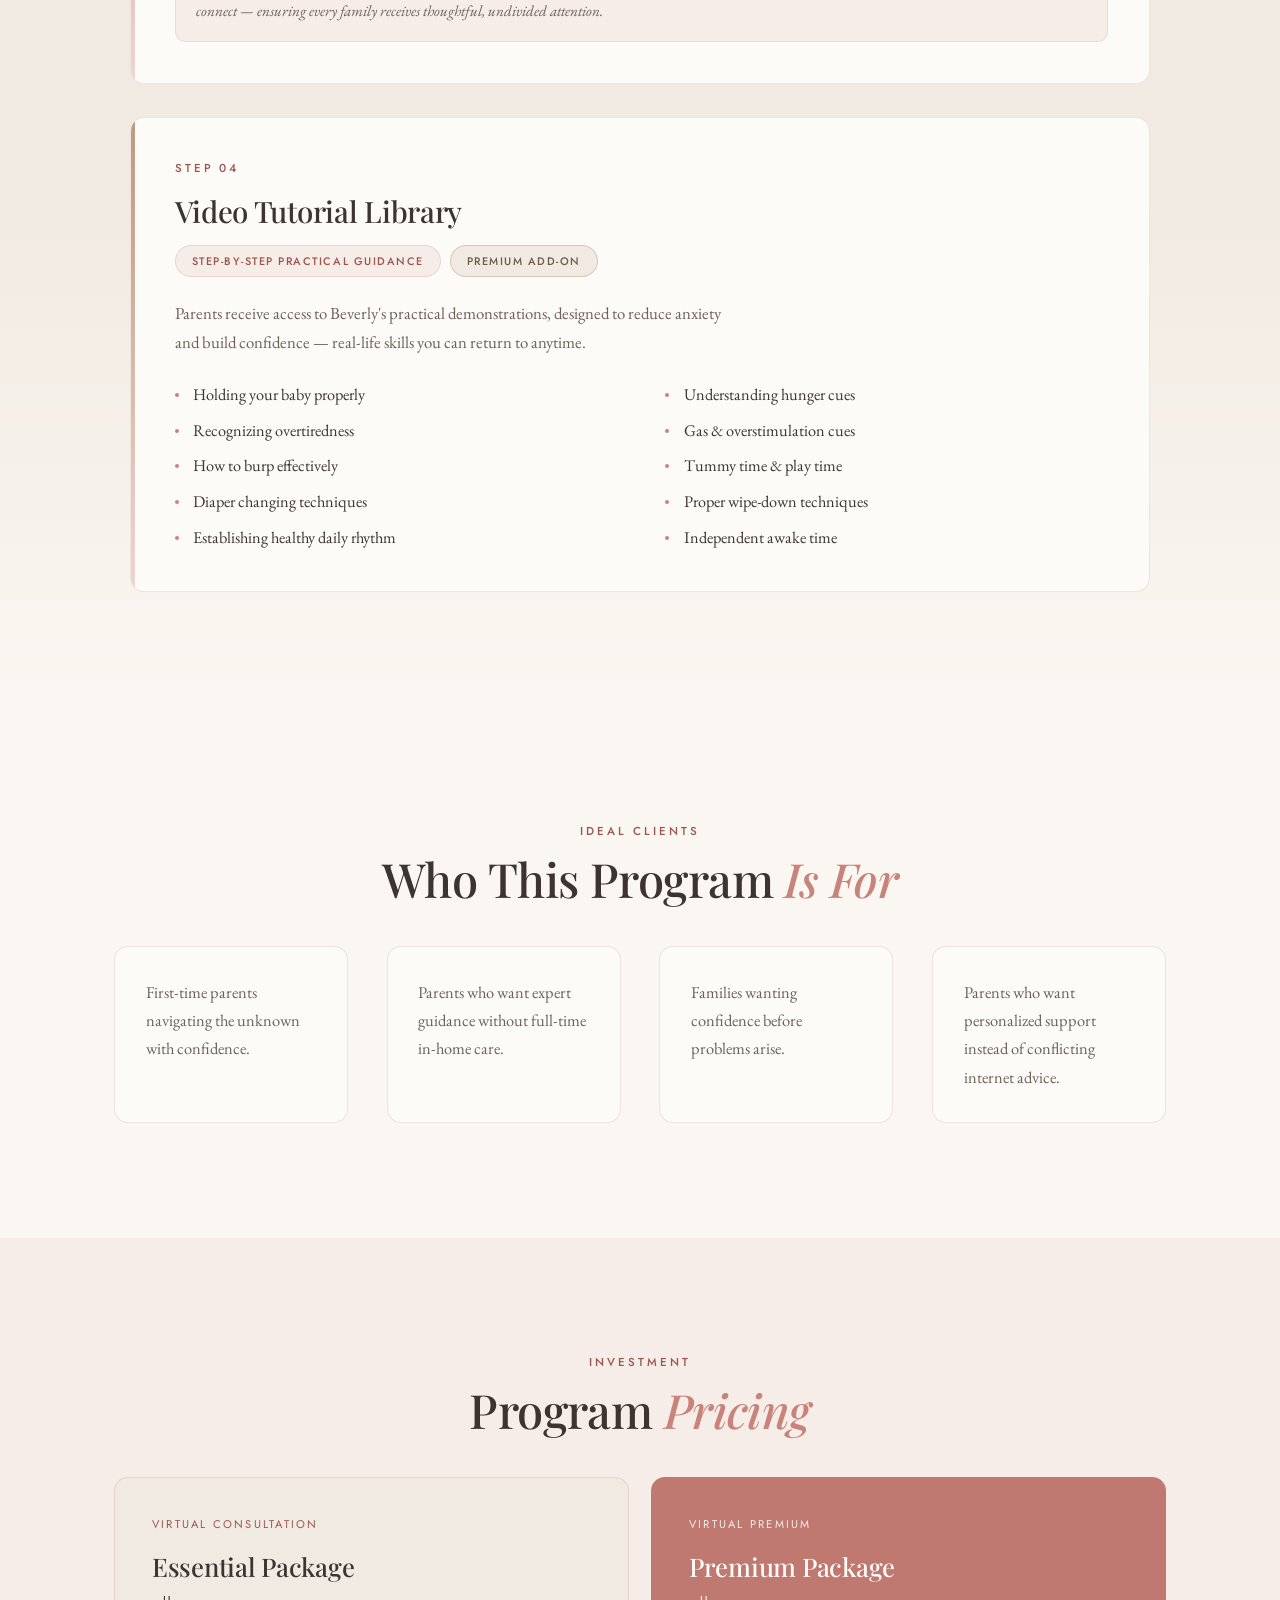
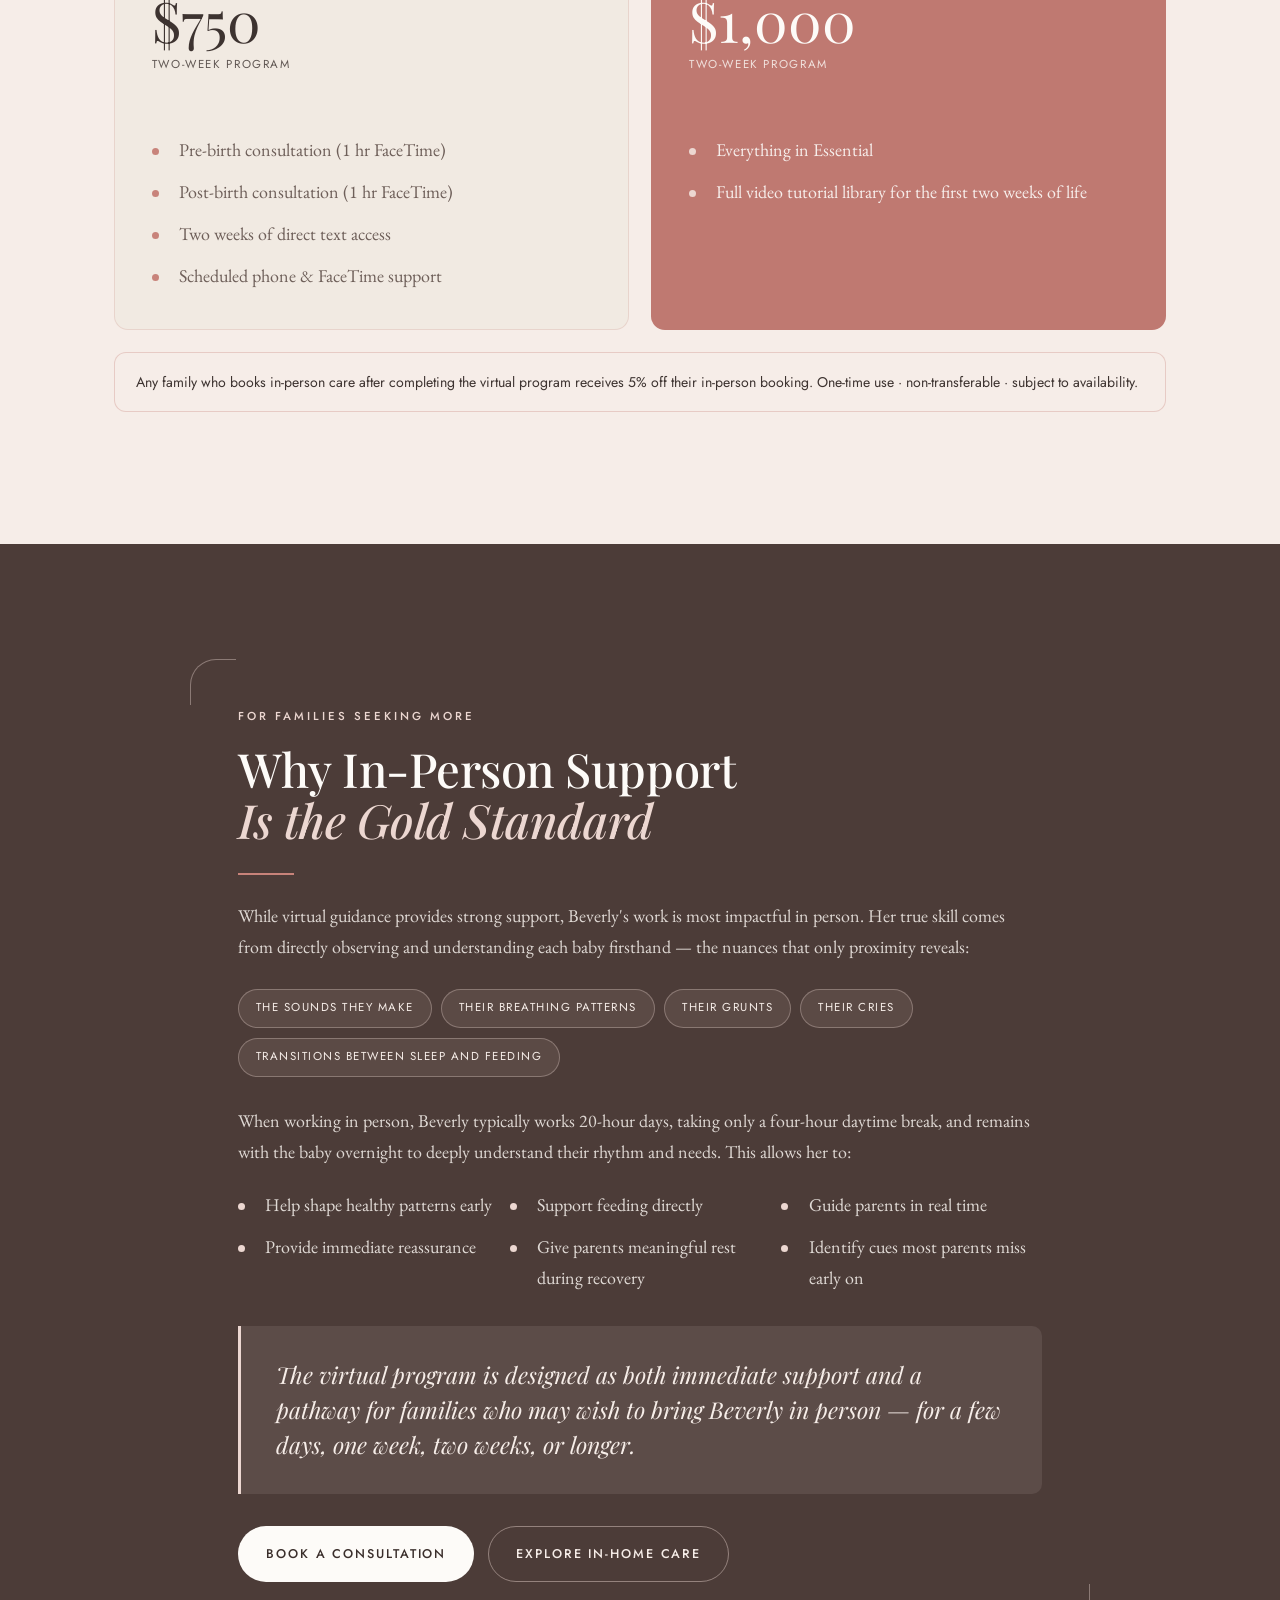
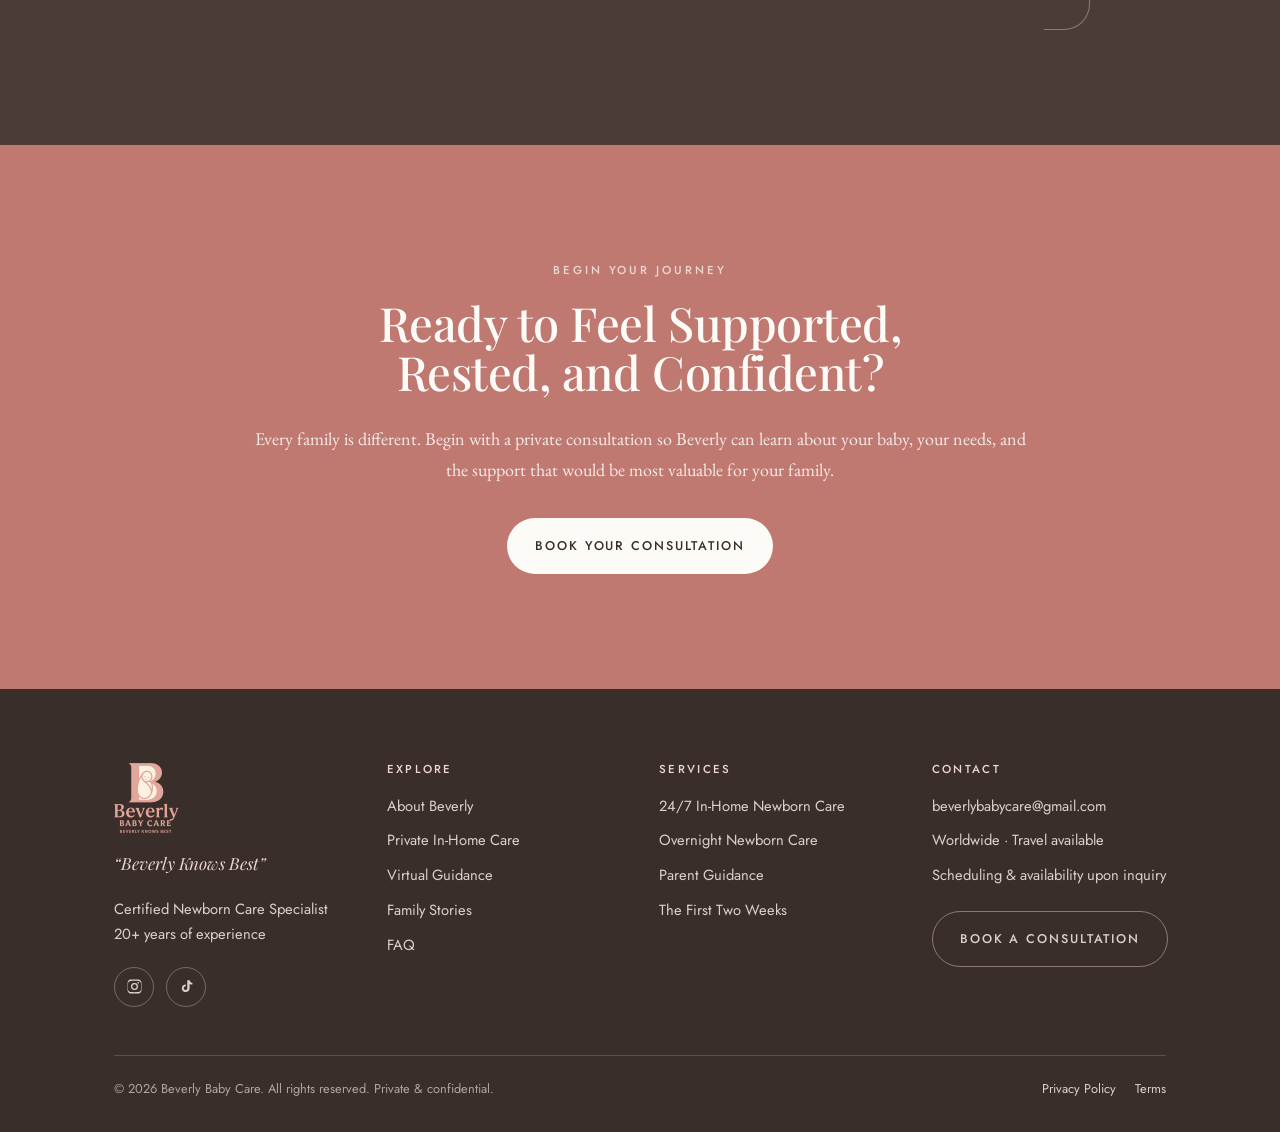
<file: virtual-guidance.html>
<!DOCTYPE html>
<html lang="en">
<head>
<meta charset="utf-8">
<meta name="viewport" content="width=device-width, initial-scale=1">
<title>The First Two Weeks | Virtual Newborn Guidance Program | Beverly Baby Care</title>
<meta name="description" content="A two-week virtual newborn guidance program: pre-birth and newborn arrival consultations plus 14 days of direct access to Beverly by text, phone, and FaceTime.">
<link rel="canonical" href="https://beverlybabycare.com/virtual-guidance.html">
<meta property="og:type" content="website">
<meta property="og:site_name" content="Beverly Baby Care">
<meta property="og:title" content="The First Two Weeks | Virtual Newborn Guidance Program | Beverly Baby Care">
<meta property="og:description" content="A two-week virtual newborn guidance program: pre-birth and newborn arrival consultations plus 14 days of direct access to Beverly by text, phone, and FaceTime.">
<meta property="og:image" content="assets/beverly-newborn.jpg">
<meta name="twitter:card" content="summary_large_image">
<link rel="icon" href="assets/logo.png">
<link rel="preconnect" href="https://fonts.googleapis.com">
<link rel="preconnect" href="https://fonts.gstatic.com" crossorigin>
<link href="https://fonts.googleapis.com/css2?family=EB+Garamond:ital,wght@0,400;0,500;1,400&family=Jost:wght@300;400;500&family=Playfair+Display:ital,wght@0,400;0,500;1,400;1,500&display=swap" rel="stylesheet">
<link rel="stylesheet" href="css/style.css">
<script type="application/ld+json">{
  "@context":"https://schema.org",
  "@type":"ProfessionalService",
  "name":"Beverly Baby Care",
  "slogan":"Beverly Knows Best",
  "description":"Private in-home newborn care, overnight support, hands-on parent guidance and virtual newborn guidance with Beverly, a certified newborn care specialist with more than 20 years of experience.",
  "email":"beverlybabycare@gmail.com",
  "url":"https://beverlybabycare.com/",
  "areaServed":"Worldwide",
  "founder":{"@type":"Person","name":"Beverly","jobTitle":"Certified Newborn Care Specialist"},
  "sameAs":["https://www.instagram.com/beverlybabycare/","https://www.tiktok.com/@beverlybabycare26"]
}</script>
</head>
<body>
<a class="skip" href="#main">Skip to content</a>
<header class="site-header">
  <div class="wrap header-inner">
    <a class="brand" href="index.html">
      <img src="assets/logo.png" alt="Beverly Baby Care" width="520" height="520">
    </a>
    <nav class="nav" aria-label="Primary"><a href="index.html">Home</a><a href="about.html">About</a><a href="in-home-care.html">In-Home Care</a><a href="virtual-guidance.html" aria-current="page">Virtual Guidance</a><a href="testimonials.html">Family Stories</a><a href="faq.html">FAQ</a><a href="contact.html">Contact</a></nav>
    <a class="btn btn--primary header-cta" href="contact.html">Book a Consultation</a>
    <button class="menu-toggle" type="button" aria-expanded="false" aria-controls="mobile-nav" aria-label="Open menu">
      <span></span><span></span><span></span>
    </button>
  </div>
  <div class="mobile-nav" id="mobile-nav">
    <ul><li><a href="index.html">Home</a></li><li><a href="about.html">About</a></li><li><a href="in-home-care.html">In-Home Care</a></li><li><a href="virtual-guidance.html" aria-current="page">Virtual Guidance</a></li><li><a href="testimonials.html">Family Stories</a></li><li><a href="faq.html">FAQ</a></li><li><a href="contact.html">Contact</a></li></ul>
    <div class="wrap"><a class="btn btn--primary" href="contact.html">Book a Consultation</a></div>
  </div>
</header>
<main id="main">

<section class="section section--head">
  <div class="wrap framed">
    <div class="page-head reveal">
      <p class="eyebrow">Virtual newborn guidance program</p>
      <h1>The First <em>Two Weeks</em></h1>
      <hr class="rule">
      <p class="lede">Personalized newborn guidance with Beverly, for families who want expert support without full-time care in the home.</p>
      <div class="btn-row"><a class="btn btn--primary" href="contact.html">Book a Consultation</a><a class="btn btn--ghost" href="#pricing">See Packages</a></div>
    </div>
  </div>
</section>

<section class="section section--tight section--blush">
  <div class="wrap reveal" style="max-width:820px">
    <div class="quote" style="background:transparent;margin:0">
      <p>&ldquo;The first two weeks of a baby's life are some of the most important, emotional, and overwhelming days for new parents. Every baby arrives with their own rhythm, signals, personality, and needs.&rdquo;</p>
    </div>
  </div>
</section>

<section class="section">
  <div class="wrap split">
    <div class="reveal">
      <p class="eyebrow">Program philosophy</p>
      <h2>It Begins With One <em>Essential Truth</em></h2>
      <hr class="rule">
      <p>Your baby is an individual. Not your friend's baby, not your sister's baby, not what an app predicts. Your baby has their own DNA, their own developmental pace, and their own way of communicating.</p>
      <p>Beverly's approach is centered around helping parents trust their baby's signals, understand their cues, and build confidence early &mdash; while also creating healthy structure that supports the wellbeing of the entire family.</p>
    </div>
    <div class="reveal">
      <div class="pullquote">
        <p>A well-supported parent is a better parent: more sleep, more clarity, more patience, more engagement, and a healthier mental state during one of life's biggest transitions.</p>
        <cite>Beverly's belief</cite>
      </div>
    </div>
  </div>
</section>

<section class="section section--taupe">
  <div class="wrap">
    <div class="section-head reveal"><p class="eyebrow">Program overview</p><h2>What the Program <em>Includes</em></h2><hr class="rule"></div>

    <div class="program-steps reveal">

      <article class="program-step">
        <p class="program-step__label">Step 01</p>
        <h3 class="program-step__title">Pre-Birth Preparation Consultation</h3>
        <p class="program-step__badges"><span class="program-step__badge">1 hour &middot; FaceTime call</span></p>
        <p class="program-step__desc">Before baby arrives, Beverly meets virtually with parents to prepare them properly for those first days &mdash; ensuring you feel organized, informed, and less overwhelmed before birth.</p>
        <ul class="program-step__points">
          <li>Newborn essentials you actually need</li>
          <li>Setting feeding goals (breast, pump, bottle)</li>
          <li>Preparing for postpartum realities</li>
          <li>Physical &amp; emotional expectations after delivery</li>
          <li>Realistic expectations for first days home</li>
          <li>Priorities based on your family's lifestyle</li>
        </ul>
      </article>

      <article class="program-step">
        <p class="program-step__label">Step 02</p>
        <h3 class="program-step__title">Newborn Arrival Consultation</h3>
        <p class="program-step__badges"><span class="program-step__badge">1 hour &middot; FaceTime call</span></p>
        <p class="program-step__desc">Once baby arrives, Beverly provides immediate guidance tailored to your specific newborn &mdash; helping parents learn how to read their baby, not just follow generalized advice.</p>
        <ul class="program-step__points">
          <li>What to expect in the first 14 days</li>
          <li>Feeding frequency &amp; adequacy signs</li>
          <li>Breastfeeding support &amp; flange sizing</li>
          <li>Bottle introduction strategy</li>
          <li>Monitoring diaper counts</li>
          <li>Signs of dehydration</li>
          <li>Understanding weight fluctuations</li>
          <li>Sleep expectations</li>
          <li>Gas, digestion &amp; comfort</li>
          <li>Schedule: naps, bedtime, tummy time</li>
        </ul>
      </article>

      <article class="program-step">
        <p class="program-step__label">Step 03</p>
        <h3 class="program-step__title">Direct Access &amp; Support for 2 Weeks</h3>
        <p class="program-step__badges"><span class="program-step__badge">14 days &middot; text, phone &amp; FaceTime</span></p>
        <p class="program-step__desc">For the full first two weeks, Beverly remains available for direct support. Instead of spiraling online, parents have direct access to experienced guidance for the moments that matter most.</p>
        <ul class="program-step__points">
          <li>&ldquo;Is this normal?&rdquo;</li>
          <li>&ldquo;Why is baby doing this?&rdquo;</li>
          <li>&ldquo;Should I be worried?&rdquo;</li>
          <li>&ldquo;Are we feeding enough?&rdquo;</li>
        </ul>
        <p class="program-step__note">Because Beverly is often working with an in-home family 24/7, all calls and FaceTimes must first be scheduled by text so she can coordinate an appropriate time to connect &mdash; ensuring every family receives thoughtful, undivided attention.</p>
      </article>

      <article class="program-step program-step--premium">
        <p class="program-step__label">Step 04</p>
        <h3 class="program-step__title">Video Tutorial Library</h3>
        <p class="program-step__badges"><span class="program-step__badge">Step-by-step practical guidance</span><span class="program-step__badge program-step__badge--gold">Premium add-on</span></p>
        <p class="program-step__desc">Parents receive access to Beverly's practical demonstrations, designed to reduce anxiety and build confidence &mdash; real-life skills you can return to anytime.</p>
        <ul class="program-step__points">
          <li>Holding your baby properly</li>
          <li>Understanding hunger cues</li>
          <li>Recognizing overtiredness</li>
          <li>Gas &amp; overstimulation cues</li>
          <li>How to burp effectively</li>
          <li>Tummy time &amp; play time</li>
          <li>Diaper changing techniques</li>
          <li>Proper wipe-down techniques</li>
          <li>Establishing healthy daily rhythm</li>
          <li>Independent awake time</li>
        </ul>
      </article>

    </div>
  </div>
</section>

<section class="section">
  <div class="wrap">
    <div class="section-head reveal"><p class="eyebrow">Ideal clients</p><h2>Who This Program <em>Is For</em></h2></div>
    <div class="grid cols-4 reveal">
      <div class="card"><p style="margin:0">First-time parents navigating the unknown with confidence.</p></div>
      <div class="card"><p style="margin:0">Parents who want expert guidance without full-time in-home care.</p></div>
      <div class="card"><p style="margin:0">Families wanting confidence before problems arise.</p></div>
      <div class="card"><p style="margin:0">Parents who want personalized support instead of conflicting internet advice.</p></div>
    </div>
  </div>
</section>

<section class="section section--blush" id="pricing">
  <div class="wrap">
    <div class="section-head reveal"><p class="eyebrow">Investment</p><h2>Program <em>Pricing</em></h2></div>
    <div class="price-grid reveal">
      <div class="price">
        <p class="price__label">Virtual consultation</p>
        <h3 style="margin-bottom:.6rem">Essential Package</h3>
        <p class="amount">$750<small>Two-week program</small></p>
        <ul class="ticks">
          <li>Pre-birth consultation (1 hr FaceTime)</li>
          <li>Post-birth consultation (1 hr FaceTime)</li>
          <li>Two weeks of direct text access</li>
          <li>Scheduled phone &amp; FaceTime support</li>
        </ul>
      </div>
      <div class="price price--rose">
        <p class="price__label">Virtual premium</p>
        <h3 style="margin-bottom:.6rem">Premium Package</h3>
        <p class="amount">$1,000<small>Two-week program</small></p>
        <ul class="ticks">
          <li>Everything in Essential</li>
          <li>Full video tutorial library for the first two weeks of life</li>
        </ul>
      </div>
    </div>
    <p class="note reveal">Any family who books in-person care after completing the virtual program receives 5% off their in-person booking. One-time use &middot; non-transferable &middot; subject to availability.</p>
  </div>
</section>

<section class="section section--cocoa">
  <div class="wrap framed framed--dark" style="padding:clamp(1.6rem,4vw,3rem);max-width:900px">
    <div class="reveal">
      <p class="eyebrow">For families seeking more</p>
      <h2>Why In-Person Support <em>Is the Gold Standard</em></h2>
      <hr class="rule">
      <p>While virtual guidance provides strong support, Beverly's work is most impactful in person. Her true skill comes from directly observing and understanding each baby firsthand &mdash; the nuances that only proximity reveals:</p>
      <ul class="pills pills--cocoa">
        <li>The sounds they make</li><li>Their breathing patterns</li><li>Their grunts</li><li>Their cries</li><li>Transitions between sleep and feeding</li>
      </ul>
      <p style="margin-top:1.8rem">When working in person, Beverly typically works 20-hour days, taking only a four-hour daytime break, and remains with the baby overnight to deeply understand their rhythm and needs. This allows her to:</p>
      <ul class="ticks ticks--2">
        <li>Help shape healthy patterns early</li><li>Support feeding directly</li>
        <li>Guide parents in real time</li><li>Provide immediate reassurance</li>
        <li>Give parents meaningful rest during recovery</li><li>Identify cues most parents miss early on</li>
      </ul>
      <div class="quote quote--cocoa"><p>The virtual program is designed as both immediate support and a pathway for families who may wish to bring Beverly in person &mdash; for a few days, one week, two weeks, or longer.</p></div>
      <div class="btn-row"><a class="btn btn--cream" href="contact.html">Book a Consultation</a><a class="btn btn--onDark" href="in-home-care.html">Explore In-Home Care</a></div>
    </div>
  </div>
</section>

<section class="section cta-band cta-band--rose reveal">
  <div class="wrap">
    <p class="eyebrow">Begin your journey</p>
    <h2>Ready to Feel Supported,<br>Rested, and Confident?</h2>
    <p>Every family is different. Begin with a private consultation so Beverly can learn about your baby, your needs, and the support that would be most valuable for your family.</p>
    <div class="btn-row"><a class="btn btn--cream" href="contact.html">Book Your Consultation</a></div>
  </div>
</section>

</main>
<footer class="site-footer">
  <div class="wrap">
    <div class="footer-grid">
      <div>
        <img class="mark" src="assets/logo.png" alt="Beverly Baby Care" width="520" height="520">
        <p class="tagline">&ldquo;Beverly Knows Best&rdquo;</p>
        <p>Certified Newborn Care Specialist<br>20+ years of experience</p>
        <div class="socials">
          <a href="https://www.instagram.com/beverlybabycare/" aria-label="Beverly Baby Care on Instagram" rel="noopener" target="_blank">
            <svg viewBox="0 0 24 24" aria-hidden="true"><path d="M12 2.2c3.2 0 3.6 0 4.9.07 1.2.05 1.8.25 2.2.42.6.22 1 .48 1.4.9.4.4.7.8.9 1.4.2.4.4 1 .4 2.2.1 1.3.1 1.7.1 4.9s0 3.6-.1 4.9c0 1.2-.2 1.8-.4 2.2a3.8 3.8 0 0 1-.9 1.4c-.4.4-.8.7-1.4.9-.4.2-1 .4-2.2.4-1.3.1-1.7.1-4.9.1s-3.6 0-4.9-.1c-1.2 0-1.8-.2-2.2-.4a3.8 3.8 0 0 1-1.4-.9 3.8 3.8 0 0 1-.9-1.4c-.2-.4-.4-1-.4-2.2C2.2 15.6 2.2 15.2 2.2 12s0-3.6.1-4.9c0-1.2.2-1.8.4-2.2.2-.6.5-1 .9-1.4.4-.4.8-.7 1.4-.9.4-.2 1-.4 2.2-.4C8.4 2.2 8.8 2.2 12 2.2Zm0 1.8c-3.1 0-3.5 0-4.7.07-1.1.05-1.7.24-2.1.4-.5.2-.9.44-1.2.78-.3.34-.6.7-.8 1.2-.2.4-.3 1-.4 2.1C2.7 9.7 2.7 10.1 2.7 12s0 2.3.1 3.4c.1 1.1.2 1.7.4 2.1.2.5.5.9.8 1.2.3.3.7.6 1.2.8.4.2 1 .3 2.1.4 1.2.06 1.6.07 4.7.07s3.5 0 4.7-.07c1.1-.1 1.7-.2 2.1-.4a3 3 0 0 0 1.2-.8c.3-.3.6-.7.8-1.2.2-.4.3-1 .4-2.1.06-1.1.07-1.5.07-3.4s0-2.3-.07-3.4c-.1-1.1-.2-1.7-.4-2.1a3 3 0 0 0-.8-1.2 3 3 0 0 0-1.2-.8c-.4-.2-1-.3-2.1-.4C15.5 4 15.1 4 12 4Zm0 3.1a4.9 4.9 0 1 1 0 9.8 4.9 4.9 0 0 1 0-9.8Zm0 1.8a3.1 3.1 0 1 0 0 6.2 3.1 3.1 0 0 0 0-6.2Zm5.1-.9a1.1 1.1 0 1 1 0-2.3 1.1 1.1 0 0 1 0 2.3Z"/></svg>
          </a>
          <a href="https://www.tiktok.com/@beverlybabycare26" aria-label="Beverly Baby Care on TikTok" rel="noopener" target="_blank">
            <svg viewBox="0 0 24 24" aria-hidden="true"><path d="M16.5 3c.4 2.1 1.7 3.6 3.9 3.8v2.5c-1.4.1-2.7-.3-4-1v5.9c0 4.6-4.4 6.9-8 5.1-2.4-1.2-3.4-3.9-2.8-6.3.6-2.3 2.7-3.9 5.4-3.8v2.6c-.4.1-.8.1-1.2.3-1.2.4-1.9 1.5-1.7 2.8.2 1.2 1.2 2 2.5 2 1.4 0 2.5-1 2.5-2.5V3h3.4Z"/></svg>
          </a>
        </div>
      </div>
      <div>
        <h4>Explore</h4>
        <ul>
          <li><a href="about.html">About Beverly</a></li>
          <li><a href="in-home-care.html">Private In-Home Care</a></li>
          <li><a href="virtual-guidance.html">Virtual Guidance</a></li>
          <li><a href="testimonials.html">Family Stories</a></li>
          <li><a href="faq.html">FAQ</a></li>
        </ul>
      </div>
      <div>
        <h4>Services</h4>
        <ul>
          <li><a href="in-home-care.html">24/7 In-Home Newborn Care</a></li>
          <li><a href="in-home-care.html#overnight">Overnight Newborn Care</a></li>
          <li><a href="in-home-care.html#guidance">Parent Guidance</a></li>
          <li><a href="virtual-guidance.html">The First Two Weeks</a></li>
        </ul>
      </div>
      <div>
        <h4>Contact</h4>
        <ul>
          <li><a href="mailto:beverlybabycare@gmail.com">beverlybabycare@gmail.com</a></li>
          <li>Worldwide &middot; Travel available</li>
          <li>Scheduling &amp; availability upon inquiry</li>
        </ul>
        <a class="btn btn--onDark" href="contact.html" style="margin-top:1.4rem">Book a Consultation</a>
      </div>
    </div>
    <div class="footer-bottom">
      <p style="margin:0">&copy; 2026 Beverly Baby Care. All rights reserved. Private &amp; confidential.</p>
      <ul><li><a href="privacy.html">Privacy Policy</a></li><li><a href="terms.html">Terms</a></li></ul>
    </div>
  </div>
</footer>
<div class="mobile-cta"><a class="btn btn--primary" href="contact.html">Book a Consultation</a></div>
<script src="js/site.js" defer></script>
</body>
</html>
</file>
<file: css/style.css>
/* ==========================================================================
   Beverly Baby Care — design system
   Colors sampled directly from the supplied Beverly Baby Care PDFs.
   ========================================================================== */

:root{
  /* Sampled palette */
  --bbc-ivory:#FAF6F1;        /* dominant page background in the PDFs */
  --bbc-cream:#FDFBF8;        /* lifted panels */
  --bbc-blush:#F6EDE8;        /* quote boxes */
  --bbc-blush-deep:#ECD7D1;   /* pill fills, hairlines */
  --bbc-taupe:#F1EAE2;        /* cards, stat blocks */
  --bbc-rose:#C8837A;         /* italic headlines, accents */
  --bbc-rose-deep:#9C554D;    /* buttons, links (accessible on ivory) */
  --bbc-rose-dark:#BF7971;    /* filled rose panels */
  --bbc-cocoa:#4C3C38;        /* dark editorial sections */
  --bbc-cocoa-deep:#3A2E2B;
  --bbc-charcoal:#3D3330;     /* body copy */
  --bbc-muted:#6E5F59;        /* secondary copy */
  --bbc-line:rgba(200,131,122,.32);

  /* Type */
  --display:"Playfair Display",Georgia,"Times New Roman",serif;
  --body:"EB Garamond",Georgia,serif;
  --ui:"Jost","Helvetica Neue",Arial,sans-serif;

  /* Space */
  --gutter:clamp(1.25rem,5vw,4rem);
  --section:clamp(4rem,9vw,7.5rem);
  --maxw:1180px;
  --radius:14px;
}

*,*::before,*::after{box-sizing:border-box}
html{-webkit-text-size-adjust:100%;scroll-behavior:smooth}
body{
  margin:0;background:var(--bbc-ivory);color:var(--bbc-charcoal);
  font-family:var(--body);font-size:1.125rem;line-height:1.72;
  -webkit-font-smoothing:antialiased;
}
img{max-width:100%;display:block;height:auto}
a{color:var(--bbc-rose-deep)}
a:focus-visible,button:focus-visible,input:focus-visible,select:focus-visible,textarea:focus-visible,summary:focus-visible{
  outline:2px solid var(--bbc-rose-deep);outline-offset:3px;border-radius:4px;
}
.skip{position:absolute;left:-9999px}
.skip:focus{left:1rem;top:1rem;z-index:200;background:var(--bbc-cream);padding:.7rem 1rem;border:1px solid var(--bbc-rose)}

/* ---------- type ---------- */
h1,h2,h3,h4{font-family:var(--display);font-weight:500;color:var(--bbc-charcoal);margin:0 0 .6em;line-height:1.14;letter-spacing:-.01em;text-wrap:balance}
h1{font-size:clamp(2.4rem,5.4vw,4rem);line-height:1.04}
h2{font-size:clamp(1.9rem,3.8vw,2.95rem);line-height:1.07}
h3{font-size:clamp(1.3rem,2vw,1.6rem);line-height:1.25}
h4{font-size:1.06rem}
em,.italic{font-style:italic;color:var(--bbc-rose)}
p{margin:0 0 1.15em}
.lede{font-size:clamp(1.16rem,1.8vw,1.35rem);color:var(--bbc-muted);max-width:62ch}
.eyebrow{
  font-family:var(--ui);font-size:.72rem;font-weight:500;letter-spacing:.26em;
  text-transform:uppercase;color:var(--bbc-rose-deep);margin:0 0 1.1rem;
}
.rule{width:56px;height:2px;background:var(--bbc-rose);border:0;margin:0 0 1.6rem}
.center{text-align:center}
.center .rule,.center .eyebrow{margin-left:auto;margin-right:auto}
.small{font-family:var(--ui);font-size:.85rem;color:var(--bbc-muted);line-height:1.6}

/* ---------- heading system --------------------------------------------------
   One reusable set of header components so headlines run horizontally instead
   of stacking word-by-word. Widths are responsive; type stays editorial.
   .page-head    → page hero header (h1)
   .section-head → in-page section header (h2)
   modifier --wide for the longest headlines
   -------------------------------------------------------------------------- */
.page-head,.section-head{
  width:100%;margin-inline:auto;text-align:center;
}
.page-head{max-width:1100px}
.page-head--wide{max-width:1200px}
.section-head{max-width:1000px}
.section-head--wide{max-width:1160px}

.page-head h1,.page-head h2{
  max-width:none;margin-inline:auto;
  font-size:clamp(2.3rem,5.2vw,4.15rem);
  line-height:.98;letter-spacing:-.015em;margin-bottom:.3em;
  text-wrap:balance;
}
.section-head h2{
  max-width:none;margin-inline:auto;
  font-size:clamp(1.85rem,3.7vw,2.95rem);
  line-height:1.02;letter-spacing:-.012em;margin-bottom:.32em;
  text-wrap:balance;
}
.page-head .eyebrow,.section-head .eyebrow{margin:0 auto .8rem}
.page-head .rule,.section-head .rule{margin:.15rem auto 1.25rem}
.page-head .lede,.section-head .lede,
.page-head .support,.section-head .support{
  max-width:800px;margin-inline:auto;margin-bottom:0;text-wrap:pretty;
}
.page-head .btn-row,.section-head .btn-row{justify-content:center;margin-top:1.7rem}

/* header sections sit tighter than ordinary content sections */
.section.section--head{padding-block:clamp(2.4rem,4.8vw,4rem)}
.section--head .framed{padding:clamp(1.5rem,3.2vw,2.7rem)}
/* a header section and the section it introduces shouldn't stack two full paddings */
.section--head + .section.section--tight,
.section--head + .section.section{padding-top:clamp(.9rem,2vw,1.7rem)}
/* section headers that lead straight into a grid of cards */
.section-head + .grid,.section-head + .price-grid,.section-head + .steps{margin-top:clamp(1.9rem,3.4vw,2.7rem)!important}

@media(max-width:1023px){
  .page-head h1,.page-head h2{font-size:clamp(2.2rem,5.4vw,3.2rem);line-height:1.0}
  .section-head h2{font-size:clamp(1.8rem,4.2vw,2.5rem);line-height:1.04}
}
@media(max-width:599px){
  .page-head h1,.page-head h2{font-size:clamp(2rem,8.4vw,2.65rem);line-height:1.06;letter-spacing:-.008em}
  .section-head h2{font-size:clamp(1.75rem,7.2vw,2.3rem);line-height:1.08;letter-spacing:-.006em}
  .page-head .lede,.section-head .lede{font-size:1.1rem}
}

/* ---------- layout ---------- */
.wrap{width:100%;max-width:var(--maxw);margin-inline:auto;padding-inline:var(--gutter)}
.section{padding-block:var(--section)}
.section--tight{padding-block:calc(var(--section) * .62)}
.section--taupe{background:linear-gradient(180deg,var(--bbc-ivory),var(--bbc-taupe) 22%,var(--bbc-taupe) 78%,var(--bbc-ivory))}
.section--blush{background:var(--bbc-blush)}
.section--cocoa{background:var(--bbc-cocoa);color:var(--bbc-blush)}
.section--cocoa h2,.section--cocoa h3,.section--cocoa h4{color:var(--bbc-cream)}
.section--cocoa .eyebrow{color:var(--bbc-blush-deep)}
.section--cocoa .lede,.section--cocoa p{color:rgba(250,246,241,.84)}
.section--cocoa em{color:var(--bbc-blush-deep)}
.grid{display:grid;gap:clamp(1.5rem,3vw,2.6rem)}
.cols-2{grid-template-columns:repeat(auto-fit,minmax(320px,1fr))}
.cols-3{grid-template-columns:repeat(auto-fit,minmax(255px,1fr))}
.cols-4{grid-template-columns:repeat(auto-fit,minmax(228px,1fr))}
.split{display:grid;gap:clamp(2rem,5vw,4.5rem);align-items:center;grid-template-columns:1fr}
@media(min-width:900px){.split{grid-template-columns:1.05fr .95fr}.split--reverse .split__media{order:2}}
.split h1{font-size:clamp(2.3rem,4.2vw,3.4rem);line-height:1.03}
.split h2{font-size:clamp(1.85rem,3.1vw,2.5rem);line-height:1.08}

/* ---------- corner frame (signature detail from the PDFs) ---------- */
.framed{position:relative}
.framed::before,.framed::after{
  content:"";position:absolute;width:46px;height:46px;pointer-events:none;
  border:1px solid var(--bbc-line);
}
.framed::before{top:0;left:0;border-right:0;border-bottom:0;border-top-left-radius:26px}
.framed::after{bottom:0;right:0;border-left:0;border-top:0;border-bottom-right-radius:26px}
.framed--dark::before,.framed--dark::after{border-color:rgba(236,215,209,.4)}

/* ---------- buttons ---------- */
.btn{
  display:inline-flex;align-items:center;gap:.6rem;font-family:var(--ui);
  font-size:.79rem;font-weight:500;letter-spacing:.15em;text-transform:uppercase;
  padding:1rem 1.7rem;border-radius:999px;border:1px solid transparent;
  text-decoration:none;cursor:pointer;white-space:nowrap;transition:background .25s ease,color .25s ease,border-color .25s ease,transform .25s ease;
}
.btn:hover{transform:translateY(-1px)}
.btn--primary{background:var(--bbc-rose-deep);color:#fff}
.btn--primary:hover{background:#87473F}
.btn--ghost{background:transparent;color:var(--bbc-rose-deep);border-color:var(--bbc-line)}
.btn--ghost:hover{background:var(--bbc-blush);border-color:var(--bbc-rose)}
.btn--cream{background:var(--bbc-cream);color:var(--bbc-cocoa-deep)}
.btn--cream:hover{background:#fff}
.btn--onDark{background:transparent;color:var(--bbc-blush);border-color:rgba(236,215,209,.45)}
.btn--onDark:hover{background:rgba(236,215,209,.12)}
.btn-row{display:flex;flex-wrap:wrap;gap:.85rem;margin-top:2rem}
.textlink{
  font-family:var(--ui);font-size:.78rem;letter-spacing:.14em;text-transform:uppercase;
  text-decoration:none;color:var(--bbc-rose-deep);border-bottom:1px solid var(--bbc-line);padding-bottom:3px;
}
.textlink:hover{border-color:var(--bbc-rose-deep)}

/* ---------- header ---------- */
.site-header{
  position:sticky;top:0;z-index:60;background:rgba(250,246,241,.93);
  backdrop-filter:blur(9px);border-bottom:1px solid rgba(200,131,122,.16);
  transition:box-shadow .3s ease;
}
.site-header.is-stuck{box-shadow:0 10px 30px -24px rgba(61,51,48,.55)}
.header-inner{display:flex;align-items:center;justify-content:space-between;gap:1rem;min-height:78px}
.brand{display:flex;align-items:center;gap:.75rem;text-decoration:none}
.brand img{height:52px;width:auto}
.brand span{
  font-family:var(--ui);font-size:.66rem;letter-spacing:.2em;text-transform:uppercase;
  color:var(--bbc-muted);max-width:8.5rem;line-height:1.45;
}
.nav{display:none;align-items:center;gap:1.5rem}
.nav a{
  font-family:var(--ui);font-size:.79rem;letter-spacing:.1em;text-transform:uppercase;
  color:var(--bbc-charcoal);text-decoration:none;padding:.35rem 0;border-bottom:1px solid transparent;white-space:nowrap;
}
.nav a:hover{color:var(--bbc-rose-deep)}
.nav a[aria-current="page"]{border-bottom-color:var(--bbc-rose);color:var(--bbc-rose-deep)}
.header-cta{display:none}
@media(min-width:1060px){.nav,.header-cta{display:flex}}
.menu-toggle{
  display:inline-flex;flex-direction:column;justify-content:center;gap:5px;width:46px;height:44px;
  background:none;border:1px solid var(--bbc-line);border-radius:999px;cursor:pointer;align-items:center;
}
.menu-toggle span{display:block;width:19px;height:1.4px;background:var(--bbc-charcoal);transition:transform .3s,opacity .3s}
.menu-toggle[aria-expanded="true"] span:nth-child(1){transform:translateY(6.4px) rotate(45deg)}
.menu-toggle[aria-expanded="true"] span:nth-child(2){opacity:0}
.menu-toggle[aria-expanded="true"] span:nth-child(3){transform:translateY(-6.4px) rotate(-45deg)}
@media(min-width:1060px){.menu-toggle{display:none}}
.mobile-nav{display:none;border-top:1px solid rgba(200,131,122,.18);background:var(--bbc-ivory)}
.mobile-nav.is-open{display:block}
.mobile-nav ul{list-style:none;margin:0;padding:.6rem var(--gutter) 1.6rem}
.mobile-nav li{border-bottom:1px solid rgba(200,131,122,.14)}
.mobile-nav a{
  display:block;padding:.95rem 0;font-family:var(--ui);font-size:.86rem;letter-spacing:.12em;
  text-transform:uppercase;text-decoration:none;color:var(--bbc-charcoal);
}
.mobile-nav .btn{display:flex;width:100%;justify-content:center;margin-top:1.3rem;font-size:.79rem;letter-spacing:.15em;color:#fff;padding:1rem 1.7rem}
@media(min-width:1060px){.mobile-nav,.mobile-nav.is-open{display:none}}

/* ---------- hero ---------- */
.hero{position:relative;overflow:hidden;padding-block:clamp(3rem,7vw,5.5rem) clamp(3rem,6vw,5rem)}
.hero__grid{display:grid;gap:clamp(2.2rem,5vw,4rem);align-items:center;grid-template-columns:1fr}
@media(min-width:920px){.hero__grid{grid-template-columns:1.12fr .88fr}}
.hero h1{margin-bottom:.42em;font-size:clamp(2.3rem,4vw,3.2rem);line-height:1.05}
.hero .lede{margin-bottom:0}
.hero__media{position:relative;padding:14px}
.hero__media::after{
  content:"";position:absolute;inset:0;border:1px solid var(--bbc-line);border-radius:var(--radius);
  transform:translate(14px,14px);pointer-events:none;
}
.hero__media img{border-radius:var(--radius);position:relative;z-index:1;object-fit:cover;object-position:50% 18%;width:100%;aspect-ratio:4/5}
@media(min-width:920px){.hero__media img{aspect-ratio:3/4}}
.hero__caption{
  position:relative;z-index:2;margin:-2.6rem 0 0 auto;width:fit-content;max-width:80%;
  background:var(--bbc-cream);border:1px solid var(--bbc-line);border-radius:10px;
  padding:.7rem 1.1rem;font-family:var(--ui);font-size:.7rem;letter-spacing:.16em;
  text-transform:uppercase;color:var(--bbc-muted);
}

/* ---------- trust strip ---------- */
.trust{border-block:1px solid rgba(200,131,122,.2);background:var(--bbc-cream)}
.trust ul{
  list-style:none;margin:0;padding:1.9rem 0;display:grid;gap:1.4rem;
  grid-template-columns:repeat(auto-fit,minmax(160px,1fr));
}
.trust li{display:flex;align-items:center;gap:.75rem;justify-content:center;text-align:left}
.trust svg{flex:none;width:26px;height:26px;stroke:var(--bbc-rose);fill:none;stroke-width:1.15}
.trust span{font-family:var(--ui);font-size:.79rem;letter-spacing:.06em;color:var(--bbc-charcoal);line-height:1.4}

/* ---------- cards ---------- */
.card{
  background:var(--bbc-cream);border:1px solid rgba(200,131,122,.22);border-radius:var(--radius);
  padding:clamp(1.5rem,2.4vw,2rem);transition:transform .3s ease,box-shadow .3s ease,border-color .3s ease;
  display:flex;flex-direction:column;
}
.card:hover{transform:translateY(-3px);box-shadow:0 18px 36px -30px rgba(61,51,48,.6);border-color:var(--bbc-rose)}
.card--taupe{background:var(--bbc-taupe)}
.card p{color:var(--bbc-muted);font-size:1.03rem}
.card .textlink{margin-top:auto;align-self:flex-start;padding-top:1rem}
.card__mark{
  width:46px;height:46px;border-radius:50%;background:var(--bbc-blush);display:grid;place-items:center;margin-bottom:1.2rem;
}
.card__mark svg{width:22px;height:22px;stroke:var(--bbc-rose-deep);fill:none;stroke-width:1.2}
.card__img{border-radius:10px;margin-bottom:1.3rem;aspect-ratio:4/3;object-fit:cover;width:100%}

/* ---------- quote ---------- */
.quote{
  background:var(--bbc-blush);border-left:3px solid var(--bbc-rose);border-radius:0 10px 10px 0;
  padding:clamp(1.4rem,3vw,2rem) clamp(1.4rem,3vw,2.2rem);margin:2rem 0;
}
.quote p{font-family:var(--display);font-style:italic;font-size:clamp(1.14rem,2vw,1.45rem);
  line-height:1.5;color:var(--bbc-rose-deep);margin:0}
.quote cite{display:block;margin-top:1rem;font-family:var(--ui);font-style:normal;font-size:.72rem;
  letter-spacing:.18em;text-transform:uppercase;color:var(--bbc-muted)}
.quote--cocoa{background:rgba(236,215,209,.1);border-left-color:var(--bbc-blush-deep)}
.quote--cocoa p{color:var(--bbc-blush)}
.pullquote{
  background:var(--bbc-rose-dark);color:var(--bbc-cream);border-radius:var(--radius);
  padding:clamp(1.6rem,3vw,2.4rem);text-align:center;
}
.pullquote p{font-family:var(--display);font-style:italic;font-size:clamp(1.2rem,2.4vw,1.7rem);margin:0;line-height:1.45}
.pullquote cite{display:block;margin-top:1.1rem;font-family:var(--ui);font-style:normal;font-size:.72rem;letter-spacing:.2em;text-transform:uppercase;color:rgba(253,251,248,.85)}

/* ---------- pills ---------- */
.pills{list-style:none;display:flex;flex-wrap:wrap;gap:.6rem;padding:0;margin:1.6rem 0 0}
.pills li{
  font-family:var(--ui);font-size:.72rem;letter-spacing:.13em;text-transform:uppercase;
  color:var(--bbc-rose-deep);background:var(--bbc-blush);border:1px solid var(--bbc-line);
  border-radius:999px;padding:.55rem 1.05rem;
}
.pills--cocoa li{color:var(--bbc-blush);background:rgba(236,215,209,.09);border-color:rgba(236,215,209,.32)}
.pills--taupe li{background:var(--bbc-taupe)}

/* ---------- stats ---------- */
.stats{list-style:none;padding:0;margin:2.5rem 0 0;display:grid;gap:1rem;grid-template-columns:repeat(auto-fit,minmax(120px,1fr))}
.stats li{background:var(--bbc-taupe);border-radius:12px;padding:1.6rem 1rem;text-align:center}
.stats b{display:block;font-family:var(--display);font-size:clamp(2rem,4vw,2.7rem);font-weight:500;color:var(--bbc-rose-deep);line-height:1}
.stats span{display:block;margin-top:.5rem;font-family:var(--ui);font-size:.68rem;letter-spacing:.16em;text-transform:uppercase;color:var(--bbc-muted)}
.stats--cocoa li{background:rgba(236,215,209,.08)}
.stats--cocoa b{color:var(--bbc-blush-deep)}
.stats--cocoa span{color:rgba(250,246,241,.7)}

/* ---------- checklist ---------- */
.ticks{list-style:none;padding:0;margin:1.4rem 0 0;display:grid;gap:.7rem}
.ticks li{position:relative;padding-left:1.7rem;color:var(--bbc-muted)}
.ticks li::before{
  content:"";position:absolute;left:0;top:.72em;width:7px;height:7px;border-radius:50%;
  background:var(--bbc-rose);
}
.ticks--2{grid-template-columns:repeat(auto-fit,minmax(220px,1fr))}
.section--cocoa .ticks li{color:rgba(250,246,241,.85)}
.section--cocoa .ticks li::before{background:var(--bbc-blush-deep)}

/* ---------- steps ---------- */
.steps{counter-reset:step;list-style:none;padding:0;margin:0;display:grid;gap:1.4rem;grid-template-columns:repeat(auto-fit,minmax(260px,1fr))}
.steps li{background:var(--bbc-cream);border:1px solid rgba(200,131,122,.22);border-radius:var(--radius);padding:2rem 1.7rem}
.steps li::before{
  counter-increment:step;content:"0" counter(step);display:block;font-family:var(--display);
  font-size:1.6rem;color:var(--bbc-rose);margin-bottom:.9rem;
}
.steps h3{font-size:1.22rem;margin-bottom:.4rem}
.steps p{color:var(--bbc-muted);font-size:1.02rem;margin:0}

/* ---------- program steps (Virtual Guidance › What the Program Includes) ----
   Stacked full-width editorial cards. Deliberately independent of .steps so no
   counter or nested-list numbering can leak into the bullet points.
   -------------------------------------------------------------------------- */
.program-steps{
  width:100%;max-width:1020px;margin-inline:auto;
  display:flex;flex-direction:column;gap:clamp(1.6rem,2.6vw,2.4rem);
}
.section-head + .program-steps{margin-top:clamp(2rem,3.6vw,3rem)}

.program-step{
  position:relative;overflow:hidden;
  background:var(--bbc-cream);
  border:1px solid rgba(200,131,122,.22);
  border-radius:var(--radius);
  padding:clamp(1.7rem,3.2vw,2.9rem) clamp(1.4rem,3.2vw,3rem);
  padding-left:clamp(1.6rem,3.4vw,3.2rem);
}
/* the narrow rose accent rail on the far left */
.program-step::before{
  content:"";position:absolute;left:0;top:0;bottom:0;width:4px;
  background:linear-gradient(180deg,var(--bbc-rose),var(--bbc-blush-deep));
}
.program-step--premium::before{
  background:linear-gradient(180deg,#B99B7E,var(--bbc-blush-deep));
}

.program-step__label{
  font-family:var(--ui);font-size:.72rem;font-weight:500;letter-spacing:.26em;
  text-transform:uppercase;color:var(--bbc-rose-deep);margin:0 0 .9rem;
}
.program-step__title{
  font-family:var(--display);font-size:clamp(1.35rem,2.3vw,1.85rem);
  line-height:1.2;margin:0 0 1rem;color:var(--bbc-charcoal);text-wrap:balance;
}
.program-step__badges{
  display:flex;flex-wrap:wrap;gap:.55rem;margin:0 0 1.4rem;
}
.program-step__badge{
  display:inline-block;font-family:var(--ui);font-size:.68rem;font-weight:500;
  letter-spacing:.14em;text-transform:uppercase;line-height:1.3;
  color:var(--bbc-rose-deep);background:var(--bbc-blush);
  border:1px solid rgba(200,131,122,.24);border-radius:999px;padding:.5rem 1rem;
}
.program-step__badge--gold{
  color:#6E5A46;background:var(--bbc-taupe);border-color:rgba(185,155,126,.45);
}
.program-step__desc{
  color:var(--bbc-muted);font-size:1.05rem;line-height:1.7;
  margin:0;max-width:70ch;text-wrap:pretty;
}

.program-step__points{
  list-style:none;padding:0;
  margin:1.6rem 0 0;
  display:grid;gap:.65rem clamp(1.5rem,4vw,3rem);
  grid-template-columns:1fr;
}
.program-step__points li{
  position:relative;padding-left:1.15rem;
  color:var(--bbc-charcoal);font-size:1.02rem;line-height:1.55;
  overflow-wrap:break-word;
}
.program-step__points li::before{
  content:"";position:absolute;left:0;top:.68em;
  width:4px;height:4px;border-radius:50%;background:var(--bbc-rose);
}
/* nested lists, if ever added, never inherit step styling or numbering */
.program-step__points ul,.program-step__points ol{list-style:none;padding-left:1.15rem;margin:.5rem 0 0}

.program-step__note{
  margin:1.8rem 0 0;
  background:var(--bbc-blush);
  border:1px solid rgba(200,131,122,.18);
  border-radius:10px;
  padding:1.05rem 1.25rem;
  font-family:var(--body);font-style:italic;font-size:.95rem;line-height:1.65;
  color:var(--bbc-muted);
}

@media(min-width:760px){
  .program-step__points{grid-template-columns:1fr 1fr}
}
@media(max-width:599px){
  .program-step{padding:1.6rem 1.25rem 1.7rem 1.4rem;border-radius:12px}
  .program-step__desc,.program-step__points li{font-size:1rem}
  .program-step__badge{font-size:.64rem;letter-spacing:.12em;padding:.45rem .85rem}
}

/* ---------- testimonials ---------- */
.testimonial{
  background:var(--bbc-cream);border:1px solid rgba(200,131,122,.22);border-radius:var(--radius);
  padding:clamp(1.6rem,2.6vw,2.2rem);display:flex;flex-direction:column;
}
.testimonial--blush{background:var(--bbc-blush)}
.testimonial--taupe{background:var(--bbc-taupe)}
.stars{color:var(--bbc-rose);letter-spacing:.28em;font-size:.9rem;margin-bottom:1rem}
.testimonial blockquote{margin:0;flex:1;font-size:1.06rem;color:var(--bbc-charcoal)}
.testimonial footer{
  display:flex;flex-wrap:wrap;align-items:center;justify-content:space-between;gap:.8rem;
  margin-top:1.5rem;padding-top:1.1rem;border-top:1px solid rgba(200,131,122,.24);
}
.testimonial .name{font-family:var(--display);font-size:1.05rem;color:var(--bbc-charcoal)}
.testimonial .place{
  font-family:var(--ui);font-size:.66rem;letter-spacing:.16em;text-transform:uppercase;color:var(--bbc-rose-deep);
  border:1px solid var(--bbc-line);border-radius:999px;padding:.35rem .85rem;
}

/* ---------- pricing ---------- */
.price-grid{display:grid;gap:1.4rem;grid-template-columns:repeat(auto-fit,minmax(270px,1fr))}
.price{border-radius:var(--radius);padding:clamp(1.7rem,3vw,2.3rem);background:var(--bbc-taupe);border:1px solid rgba(200,131,122,.22)}
.price--rose{background:var(--bbc-rose-dark);border-color:transparent;color:var(--bbc-cream)}
.price--rose h3,.price--rose .amount{color:var(--bbc-cream)}
.price--rose .price__label{color:rgba(253,251,248,.9)}
.price--rose p,.price--rose .ticks li{color:rgba(253,251,248,.9)}
.price--rose .ticks li::before{background:var(--bbc-blush-deep)}
.price__label{font-family:var(--ui);font-size:.7rem;letter-spacing:.2em;text-transform:uppercase;color:var(--bbc-rose-deep);margin-bottom:1rem}
.amount{font-family:var(--display);font-size:clamp(2.6rem,6vw,3.5rem);line-height:1;color:var(--bbc-charcoal)}
.amount small{font-family:var(--ui);display:block;font-size:.72rem;letter-spacing:.14em;text-transform:uppercase;margin-top:.7rem;color:inherit;opacity:.8}
.note{
  margin-top:1.4rem;background:var(--bbc-blush);border:1px solid var(--bbc-line);border-radius:12px;
  padding:1.1rem 1.3rem;font-family:var(--ui);font-size:.88rem;color:var(--bbc-charcoal);line-height:1.6;
}

/* ---------- FAQ ---------- */
.faq{max-width:840px;margin-inline:auto}
.faq details{border-bottom:1px solid rgba(200,131,122,.26)}
.faq summary{
  cursor:pointer;list-style:none;padding:1.35rem 2.5rem 1.35rem 0;position:relative;
  font-family:var(--display);font-size:1.15rem;color:var(--bbc-charcoal);
}
.faq summary::-webkit-details-marker{display:none}
.faq summary::after{
  content:"";position:absolute;right:.4rem;top:50%;width:11px;height:11px;margin-top:-7px;
  border-right:1.4px solid var(--bbc-rose);border-bottom:1.4px solid var(--bbc-rose);
  transform:rotate(45deg);transition:transform .3s ease;
}
.faq details[open] summary::after{transform:rotate(-135deg);margin-top:-2px}
.faq .faq__body{padding:0 1rem 1.6rem 0;color:var(--bbc-muted)}
.faq .faq__body p:last-child{margin-bottom:0}

/* ---------- CTA band ---------- */
.cta-band{background:var(--bbc-cocoa);color:var(--bbc-cream);text-align:center}
.cta-band--rose{background:var(--bbc-rose-dark)}
.cta-band h2{color:var(--bbc-cream);max-width:min(880px,92%);margin-inline:auto;line-height:1.04;text-wrap:balance}
.cta-band p{color:rgba(253,251,248,.88);max-width:min(780px,92%);margin-inline:auto}
.cta-band .btn-row{justify-content:center}
.cta-band .eyebrow{color:var(--bbc-blush-deep)}

/* ---------- team ---------- */
.member img{border-radius:12px;aspect-ratio:1/1;object-fit:cover;width:100%;margin-bottom:1.3rem}
.member .role{font-family:var(--ui);font-size:.7rem;letter-spacing:.16em;text-transform:uppercase;color:var(--bbc-rose-deep);margin:-.4rem 0 .9rem}
/* five-member team grid: scoped so .grid / .cols-3 elsewhere are untouched */
.team-grid{grid-template-columns:1fr}
.team-grid > .member .badge{margin-top:auto}
@media(min-width:620px){
  .team-grid{grid-template-columns:repeat(4,1fr)}
  .team-grid > .member{grid-column:span 2}
  .team-grid > .member:last-child{grid-column:2/span 2}
}
@media(min-width:1000px){
  .team-grid{grid-template-columns:repeat(6,1fr)}
  .team-grid > .member{grid-column:span 2}
  .team-grid > .member:nth-child(4){grid-column:2/span 2}
  .team-grid > .member:nth-child(5),
  .team-grid > .member:last-child{grid-column:4/span 2}
}
.badge{
  display:inline-block;margin-top:1.1rem;background:var(--bbc-taupe);border-radius:999px;padding:.5rem 1rem;
  font-family:var(--ui);font-size:.68rem;letter-spacing:.13em;text-transform:uppercase;color:var(--bbc-charcoal);
}

/* ---------- form ---------- */
.form{background:var(--bbc-cream);border:1px solid rgba(200,131,122,.24);border-radius:var(--radius);padding:clamp(1.6rem,3vw,2.6rem)}
.field{margin-bottom:1.3rem}
.field label{display:block;font-family:var(--ui);font-size:.72rem;letter-spacing:.15em;text-transform:uppercase;color:var(--bbc-muted);margin-bottom:.5rem}
.field input,.field select,.field textarea{
  width:100%;font-family:var(--body);font-size:1.05rem;color:var(--bbc-charcoal);background:var(--bbc-ivory);
  border:1px solid rgba(200,131,122,.35);border-radius:9px;padding:.8rem .95rem;
}
.field textarea{min-height:130px;resize:vertical}
.field-row{display:grid;gap:1.3rem;grid-template-columns:repeat(auto-fit,minmax(220px,1fr))}
.form .btn{width:100%;justify-content:center}
.form-status{margin-top:1rem;font-family:var(--ui);font-size:.9rem;color:var(--bbc-rose-deep)}

/* ---------- disclaimer ---------- */
.disclaimer{
  border:1px dashed rgba(200,131,122,.45);border-radius:12px;padding:1.1rem 1.3rem;margin-top:1.8rem;
  font-family:var(--ui);font-size:.85rem;line-height:1.65;color:var(--bbc-muted);background:rgba(250,246,241,.5);
}
.section--cocoa .disclaimer{color:rgba(250,246,241,.75);background:rgba(236,215,209,.06);border-color:rgba(236,215,209,.3)}

/* ---------- footer ---------- */
.site-footer{background:var(--bbc-cocoa-deep);color:rgba(250,246,241,.82);padding-block:clamp(3.2rem,6vw,4.6rem) 2rem;font-family:var(--ui);font-size:.92rem}
.site-footer h4{font-family:var(--ui);font-size:.72rem;letter-spacing:.2em;text-transform:uppercase;color:var(--bbc-blush-deep);margin-bottom:1.1rem}
.footer-grid{display:grid;gap:2.4rem;grid-template-columns:repeat(auto-fit,minmax(190px,1fr))}
.site-footer img.mark{height:70px;width:auto;margin-bottom:1rem}
.site-footer ul{list-style:none;margin:0;padding:0;display:grid;gap:.6rem}
.site-footer a{color:rgba(250,246,241,.82);text-decoration:none}
.site-footer a:hover{color:var(--bbc-blush-deep)}
.site-footer .tagline{font-family:var(--display);font-style:italic;color:var(--bbc-blush-deep);font-size:1.05rem}
.socials{display:flex;gap:.75rem;margin-top:1.2rem}
.socials a{width:40px;height:40px;border:1px solid rgba(236,215,209,.35);border-radius:50%;display:grid;place-items:center}
.socials svg{width:17px;height:17px;fill:currentColor}
.footer-bottom{
  margin-top:3rem;padding-top:1.4rem;border-top:1px solid rgba(236,215,209,.2);
  display:flex;flex-wrap:wrap;gap:1rem;justify-content:space-between;font-size:.8rem;color:rgba(250,246,241,.6);
}
.footer-bottom ul{display:flex;gap:1.2rem}

/* ---------- sticky mobile CTA ---------- */
.mobile-cta{
  position:fixed;left:0;right:0;bottom:0;z-index:55;padding:.7rem var(--gutter) calc(.7rem + env(safe-area-inset-bottom));
  background:rgba(250,246,241,.96);border-top:1px solid rgba(200,131,122,.25);backdrop-filter:blur(8px);
}
.mobile-cta .btn{width:100%;justify-content:center;padding:.9rem 1rem}
@media(min-width:1060px){.mobile-cta{display:none}}
@media(max-width:1059px){body{padding-bottom:4.9rem}}

/* ---------- reveal ---------- */
.reveal{opacity:0;transform:translateY(16px);transition:opacity .7s ease,transform .7s ease}
.reveal.is-visible{opacity:1;transform:none}
@media(prefers-reduced-motion:reduce){
  *{animation:none!important;transition:none!important;scroll-behavior:auto!important}
  .reveal{opacity:1;transform:none}
}
.hp{
  position:absolute !important;
  width:1px !important;
  height:1px !important;
  padding:0 !important;
  margin:-1px !important;
  overflow:hidden !important;
  clip:rect(0,0,0,0) !important;
  white-space:nowrap !important;
  border:0 !important;
}
</file>
